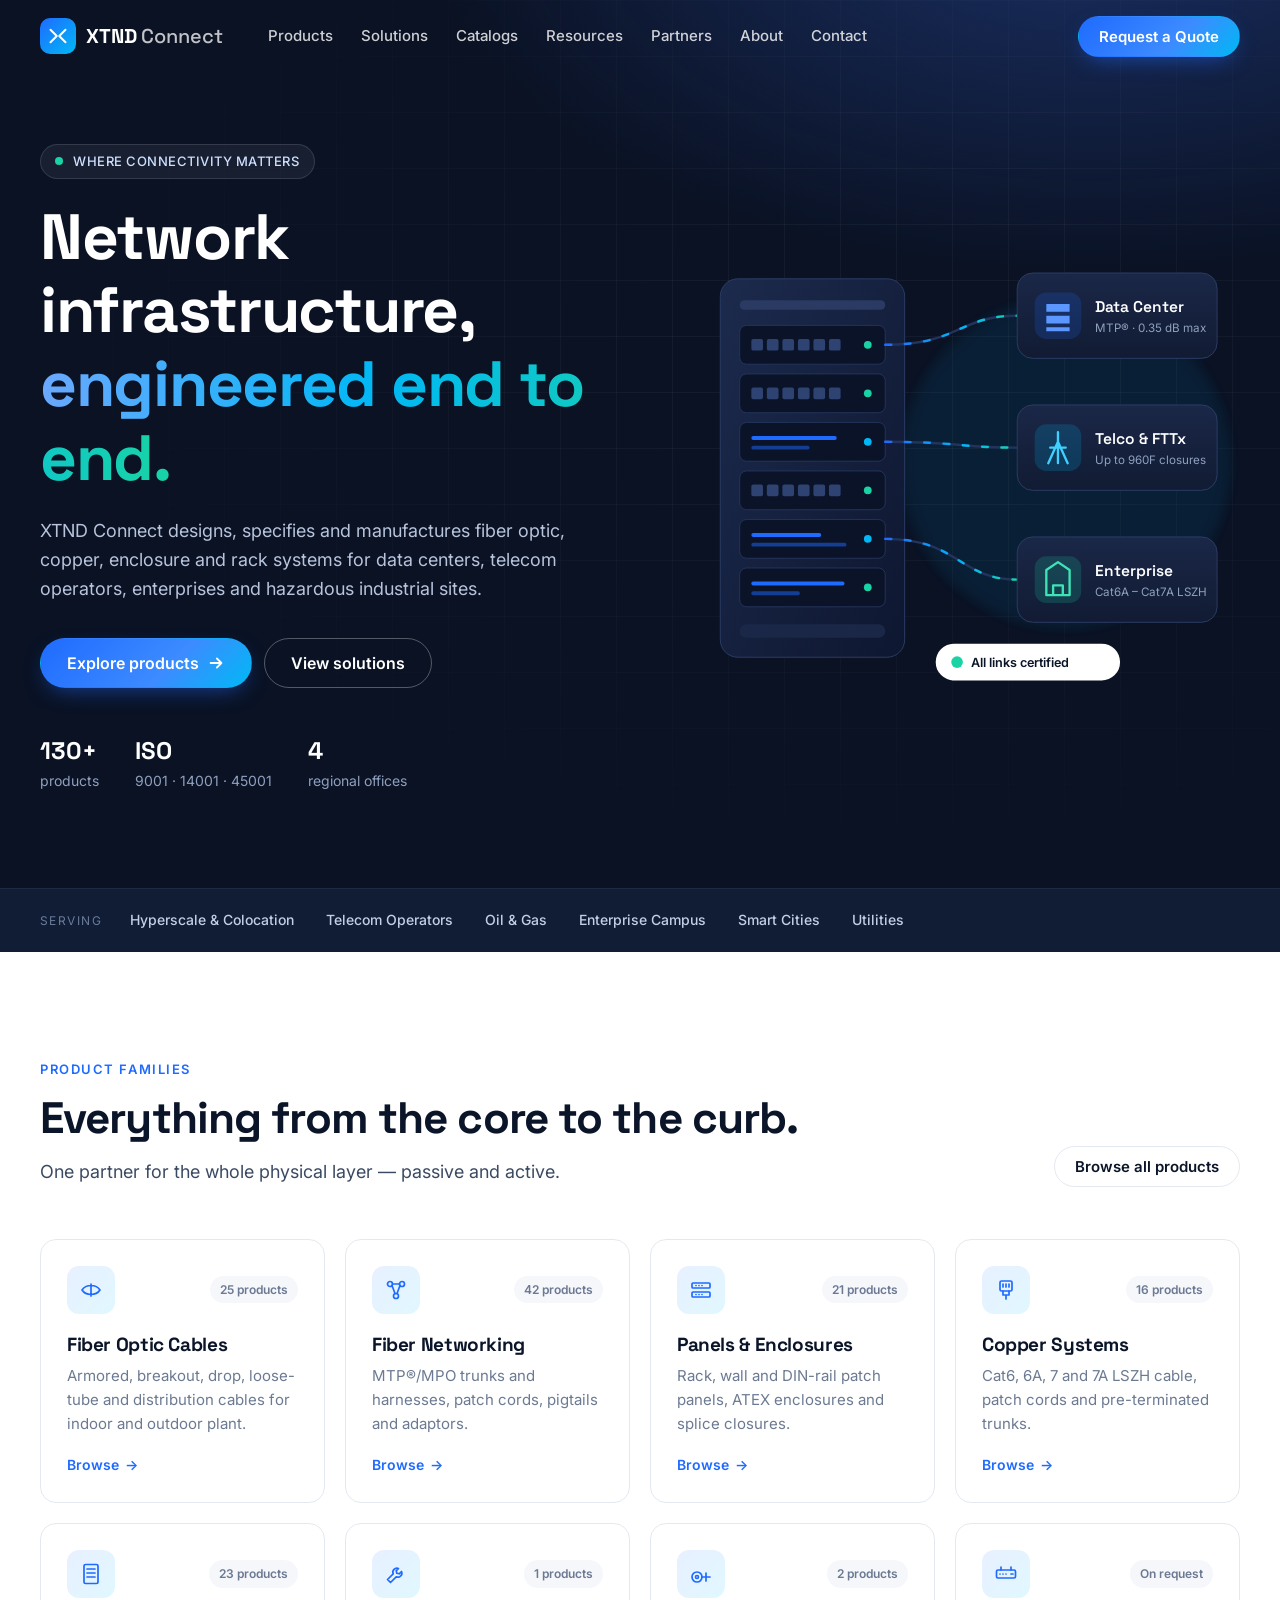
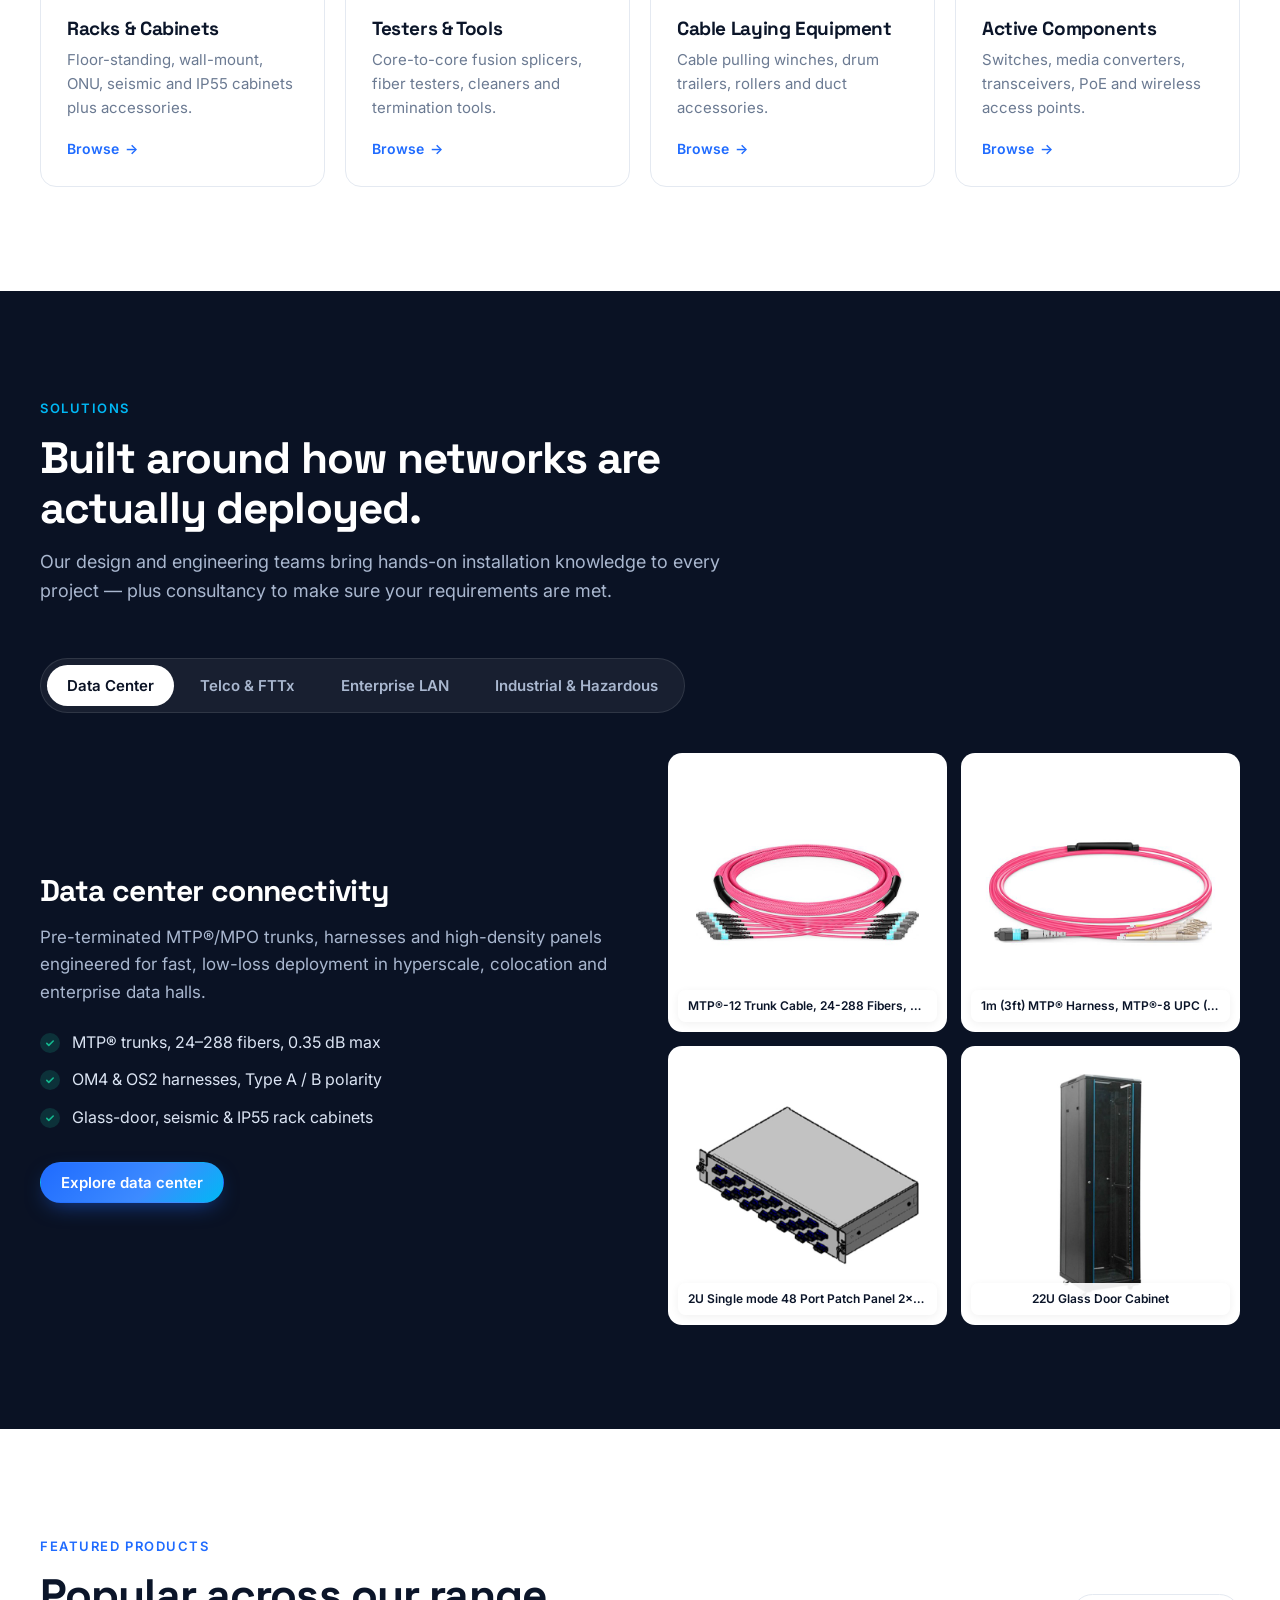
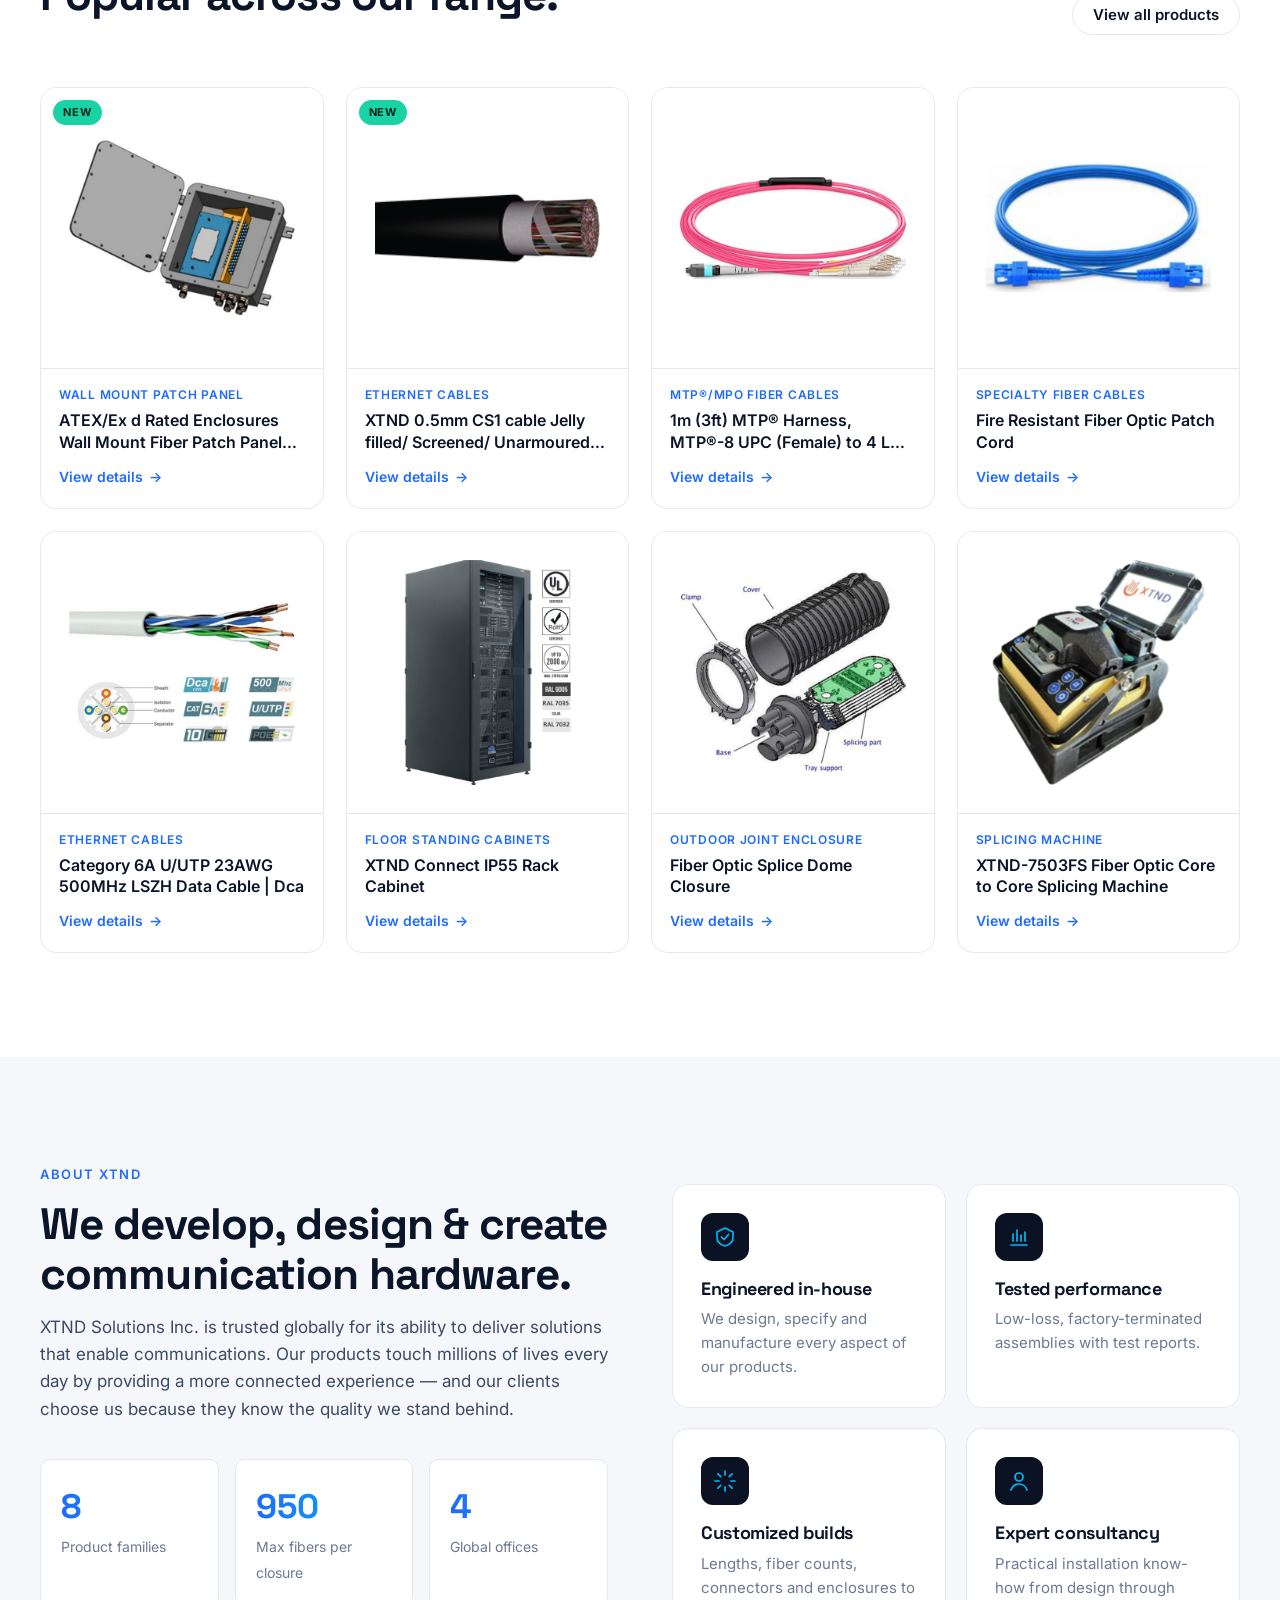
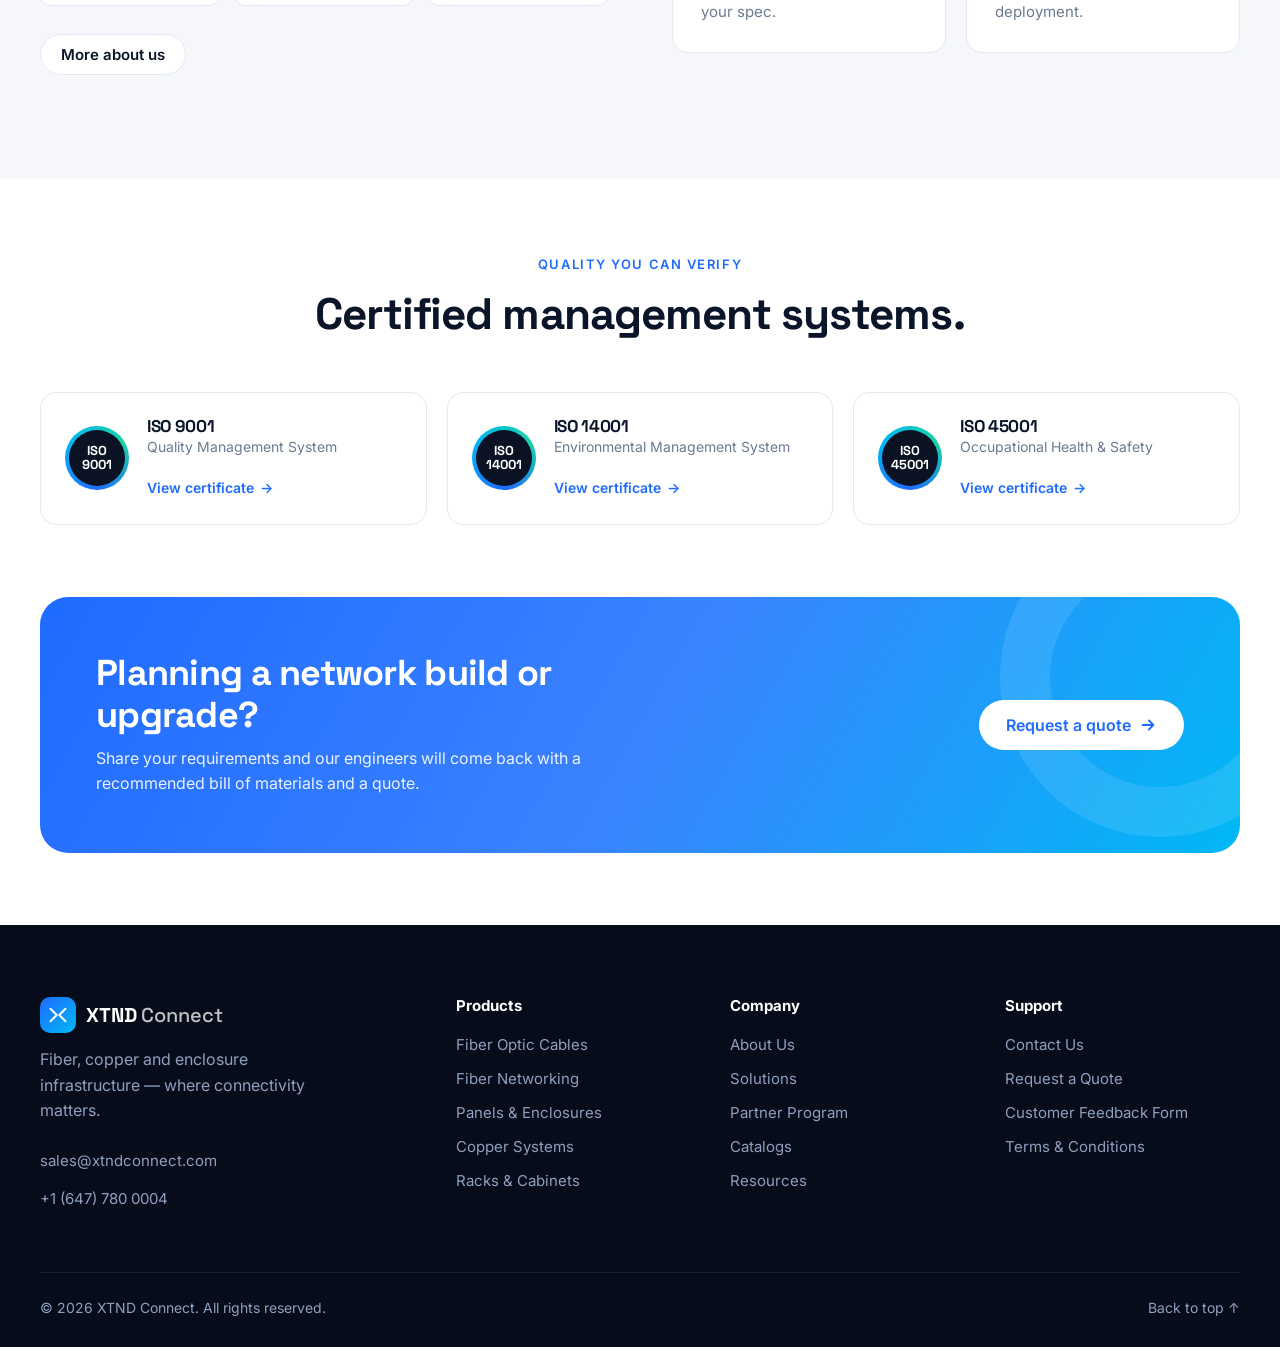
<file: index.html>
<!doctype html>
<html lang="en" class="no-js">
<head>
  <meta charset="utf-8" />
  <meta name="viewport" content="width=device-width, initial-scale=1" />
  <title>XTND Connect — Fiber & Copper Cabling Solutions</title>
  <meta name="description" content="XTND Connect designs and manufactures fiber optic, copper, enclosure and rack infrastructure for data centers, FTTx, enterprise and industrial networks." />
  <meta name="theme-color" content="#0a1224" />
  <link rel="icon" href="assets/img/favicon.svg" type="image/svg+xml" />
  <link rel="preconnect" href="https://fonts.googleapis.com" />
  <link rel="preconnect" href="https://fonts.gstatic.com" crossorigin />
  <link href="https://fonts.googleapis.com/css2?family=Inter:wght@400;500;600;700&family=Space+Grotesk:wght@500;600;700&display=swap" rel="stylesheet" />
  <link rel="stylesheet" href="assets/css/styles.css" />
</head>
<body>
  <main id="main">
    <!-- HERO -->
    <section class="hero on-dark">
      <div class="hero-grid-bg" aria-hidden="true"></div>
      <div class="container hero-inner">
        <div class="hero-copy intro">
          <span class="eyebrow"><span class="dot"></span> Where connectivity matters</span>
          <h1>Network infrastructure, <span class="grad">engineered end to end.</span></h1>
          <p class="lead">XTND Connect designs, specifies and manufactures fiber optic, copper, enclosure and rack systems for data centers, telecom operators, enterprises and hazardous industrial sites.</p>
          <div class="hero-actions">
            <a class="btn btn-primary btn-lg" href="products.html">Explore products <svg class="arrow" viewBox="0 0 20 20" aria-hidden="true"><path d="M4 10h12m-5-5 5 5-5 5" fill="none" stroke="currentColor" stroke-width="2" stroke-linecap="round" stroke-linejoin="round"/></svg></a>
            <a class="btn btn-outline btn-lg" href="solutions.html">View solutions</a>
          </div>
          <ul class="hero-proof">
            <li><strong id="proof-products">130+</strong> products</li>
            <li><strong>ISO</strong> 9001 · 14001 · 45001</li>
            <li><strong>4</strong> regional offices</li>
          </ul>
        </div>

        <div class="hero-art intro" style="--d:.15s" aria-hidden="true">
          <svg viewBox="0 0 560 470" fill="none">
            <defs>
              <linearGradient id="g-fiber" x1="0" x2="1"><stop offset="0" stop-color="#1f6bff"/><stop offset=".6" stop-color="#00b8f5"/><stop offset="1" stop-color="#19d3a5"/></linearGradient>
              <linearGradient id="g-card" x1="0" y1="0" x2="0" y2="1"><stop offset="0" stop-color="#1a2747"/><stop offset="1" stop-color="#111b33"/></linearGradient>
              <linearGradient id="g-rack" x1="0" y1="0" x2="1" y2="1"><stop offset="0" stop-color="#1c2a4d"/><stop offset="1" stop-color="#0e1730"/></linearGradient>
              <filter id="glow" x="-50%" y="-50%" width="200%" height="200%"><feGaussianBlur stdDeviation="6"/></filter>
            </defs>
            <!-- glow -->
            <circle cx="380" cy="230" r="170" fill="#00b8f5" opacity=".08" filter="url(#glow)"/>
            <!-- rack -->
            <rect x="24" y="40" width="190" height="390" rx="18" fill="url(#g-rack)" stroke="#2c3d66"/>
            <rect x="44" y="62" width="150" height="10" rx="5" fill="#2a3a63"/>
            <g>
              <rect x="44" y="88" width="150" height="40" rx="7" fill="#0b1328" stroke="#24345a"/>
              <rect x="44" y="138" width="150" height="40" rx="7" fill="#0b1328" stroke="#24345a"/>
              <rect x="44" y="188" width="150" height="40" rx="7" fill="#0b1328" stroke="#24345a"/>
              <rect x="44" y="238" width="150" height="40" rx="7" fill="#0b1328" stroke="#24345a"/>
              <rect x="44" y="288" width="150" height="40" rx="7" fill="#0b1328" stroke="#24345a"/>
              <rect x="44" y="338" width="150" height="40" rx="7" fill="#0b1328" stroke="#24345a"/>
            </g>
            <g fill="#2f4372">
              <rect x="56" y="102" width="12" height="12" rx="2"/><rect x="72" y="102" width="12" height="12" rx="2"/><rect x="88" y="102" width="12" height="12" rx="2"/><rect x="104" y="102" width="12" height="12" rx="2"/><rect x="120" y="102" width="12" height="12" rx="2"/><rect x="136" y="102" width="12" height="12" rx="2"/>
              <rect x="56" y="152" width="12" height="12" rx="2"/><rect x="72" y="152" width="12" height="12" rx="2"/><rect x="88" y="152" width="12" height="12" rx="2"/><rect x="104" y="152" width="12" height="12" rx="2"/><rect x="120" y="152" width="12" height="12" rx="2"/><rect x="136" y="152" width="12" height="12" rx="2"/>
              <rect x="56" y="252" width="12" height="12" rx="2"/><rect x="72" y="252" width="12" height="12" rx="2"/><rect x="88" y="252" width="12" height="12" rx="2"/><rect x="104" y="252" width="12" height="12" rx="2"/><rect x="120" y="252" width="12" height="12" rx="2"/><rect x="136" y="252" width="12" height="12" rx="2"/>
            </g>
            <g fill="#1f6bff"><rect x="56" y="202" width="88" height="4" rx="2"/><rect x="56" y="212" width="60" height="4" rx="2" opacity=".5"/><rect x="56" y="302" width="72" height="4" rx="2"/><rect x="56" y="312" width="98" height="4" rx="2" opacity=".5"/><rect x="56" y="352" width="96" height="4" rx="2"/><rect x="56" y="362" width="50" height="4" rx="2" opacity=".5"/></g>
            <g>
              <circle class="led" cx="176" cy="108" r="4" fill="#19d3a5"/><circle class="led" cx="176" cy="158" r="4" fill="#19d3a5"/><circle class="led" cx="176" cy="208" r="4" fill="#00b8f5"/>
              <circle class="led" cx="176" cy="258" r="4" fill="#19d3a5"/><circle class="led" cx="176" cy="308" r="4" fill="#00b8f5"/><circle class="led" cx="176" cy="358" r="4" fill="#19d3a5"/>
            </g>
            <rect x="44" y="396" width="150" height="14" rx="7" fill="#1a2747"/>

            <!-- fibers -->
            <g stroke-width="2.5" stroke-linecap="round">
              <path d="M194 108 C 270 108, 270 78, 330 78" stroke="#22345e"/>
              <path d="M194 208 C 270 208, 270 214, 330 214" stroke="#22345e"/>
              <path d="M194 308 C 270 308, 270 350, 330 350" stroke="#22345e"/>
              <path class="flow" d="M194 108 C 270 108, 270 78, 330 78" stroke="url(#g-fiber)"/>
              <path class="flow" d="M194 208 C 270 208, 270 214, 330 214" stroke="url(#g-fiber)" style="animation-delay:-.5s"/>
              <path class="flow" d="M194 308 C 270 308, 270 350, 330 350" stroke="url(#g-fiber)" style="animation-delay:-1s"/>
            </g>

            <!-- endpoint cards -->
            <g>
              <rect x="330" y="34" width="206" height="88" rx="16" fill="url(#g-card)" stroke="#2c3d66"/>
              <rect x="348" y="54" width="48" height="48" rx="12" fill="#1f6bff" opacity=".18"/>
              <path d="M360 66h24v8h-24zM360 78h24v8h-24zM360 90h24v4h-24z" fill="#5c97ff"/>
              <text x="410" y="74" fill="#fff" font-family="Space Grotesk, sans-serif" font-size="16" font-weight="600">Data Center</text>
              <text x="410" y="95" fill="#8fa0bf" font-family="Inter, sans-serif" font-size="12">MTP® · 0.35 dB max</text>
            </g>
            <g>
              <rect x="330" y="170" width="206" height="88" rx="16" fill="url(#g-card)" stroke="#2c3d66"/>
              <rect x="348" y="190" width="48" height="48" rx="12" fill="#00b8f5" opacity=".18"/>
              <path d="M372 198v32M362 230l10-22 10 22M364 214h16" stroke="#3fd0ff" stroke-width="2.4" stroke-linecap="round" stroke-linejoin="round"/>
              <text x="410" y="210" fill="#fff" font-family="Space Grotesk, sans-serif" font-size="16" font-weight="600">Telco &amp; FTTx</text>
              <text x="410" y="231" fill="#8fa0bf" font-family="Inter, sans-serif" font-size="12">Up to 960F closures</text>
            </g>
            <g>
              <rect x="330" y="306" width="206" height="88" rx="16" fill="url(#g-card)" stroke="#2c3d66"/>
              <rect x="348" y="326" width="48" height="48" rx="12" fill="#19d3a5" opacity=".18"/>
              <path d="M360 366v-26l12-8 12 8v26zM367 366v-10h10v10" stroke="#3fe3b8" stroke-width="2.4" stroke-linejoin="round"/>
              <text x="410" y="346" fill="#fff" font-family="Space Grotesk, sans-serif" font-size="16" font-weight="600">Enterprise</text>
              <text x="410" y="367" fill="#8fa0bf" font-family="Inter, sans-serif" font-size="12">Cat6A – Cat7A LSZH</text>
            </g>
            <!-- status pill -->
            <g>
              <rect x="246" y="416" width="190" height="38" rx="19" fill="#fff"/>
              <circle cx="268" cy="435" r="6" fill="#19d3a5"/>
              <text x="282" y="440" fill="#0b1529" font-family="Inter, sans-serif" font-size="13" font-weight="600">All links certified</text>
            </g>
          </svg>
        </div>
      </div>
    </section>

    <section class="strip" aria-label="Markets served">
      <div class="container strip-inner">
        <span>Serving</span>
        <ul><li>Hyperscale &amp; Colocation</li><li>Telecom Operators</li><li>Oil &amp; Gas</li><li>Enterprise Campus</li><li>Smart Cities</li><li>Utilities</li></ul>
      </div>
    </section>

    <!-- CATEGORIES -->
    <section class="section">
      <div class="container">
        <div class="section-head row reveal">
          <div>
            <span class="kicker">Product families</span>
            <h2>Everything from the core to the curb.</h2>
            <p>One partner for the whole physical layer — passive and active.</p>
          </div>
          <a class="btn btn-outline" href="products.html">Browse all products</a>
        </div>
        <div class="cat-grid" id="cat-grid"></div>
      </div>
    </section>

    <!-- SOLUTIONS -->
    <section class="section section-dark on-dark">
      <div class="container">
        <div class="section-head reveal">
          <span class="kicker">Solutions</span>
          <h2>Built around how networks are actually deployed.</h2>
          <p>Our design and engineering teams bring hands-on installation knowledge to every project — plus consultancy to make sure your requirements are met.</p>
        </div>
        <div class="sol-tabs reveal" role="tablist" aria-label="Solutions">
          <button role="tab" aria-selected="true" aria-controls="sol-dc" id="tab-dc">Data Center</button>
          <button role="tab" aria-selected="false" aria-controls="sol-ftth" id="tab-ftth" tabindex="-1">Telco &amp; FTTx</button>
          <button role="tab" aria-selected="false" aria-controls="sol-ent" id="tab-ent" tabindex="-1">Enterprise LAN</button>
          <button role="tab" aria-selected="false" aria-controls="sol-ind" id="tab-ind" tabindex="-1">Industrial &amp; Hazardous</button>
        </div>
        <div>
          <article class="sol-panel" role="tabpanel" id="sol-dc" aria-labelledby="tab-dc">
            <div class="sol-text">
              <h3>Data center connectivity</h3>
              <p>Pre-terminated MTP®/MPO trunks, harnesses and high-density panels engineered for fast, low-loss deployment in hyperscale, colocation and enterprise data halls.</p>
              <ul class="checks"><li>MTP® trunks, 24–288 fibers, 0.35 dB max</li><li>OM4 &amp; OS2 harnesses, Type A / B polarity</li><li>Glass-door, seismic &amp; IP55 rack cabinets</li></ul>
              <a class="btn btn-primary" href="solutions.html#data-center">Explore data center</a>
            </div>
            <div class="tiles" data-tiles="4369,4468,4567,3707"></div>
          </article>
          <article class="sol-panel" role="tabpanel" id="sol-ftth" aria-labelledby="tab-ftth" hidden>
            <div class="sol-text">
              <h3>Telco &amp; FTTx networks</h3>
              <p>Hardware that simplifies the design and roll-out of access networks — from central office to the subscriber's home.</p>
              <ul class="checks"><li>Armored, loose-tube &amp; flat drop cables</li><li>Dome &amp; inline closures up to 960 fibers</li><li>ONU cabinets, pulling winches &amp; drum trailers</li></ul>
              <a class="btn btn-primary" href="solutions.html#telco-ftth">Explore Telco &amp; FTTx</a>
            </div>
            <div class="tiles" data-tiles="3875,3455,3757,3620"></div>
          </article>
          <article class="sol-panel" role="tabpanel" id="sol-ent" aria-labelledby="tab-ent" hidden>
            <div class="sol-text">
              <h3>Enterprise structured cabling</h3>
              <p>End-to-end copper and fiber cabling for offices, campuses and industrial facilities — designed for simple installation and long service life.</p>
              <ul class="checks"><li>Cat6 / 6A / 7 / 7A LSZH data cables</li><li>Shielded &amp; unshielded patch cords</li><li>Pre-terminated copper trunks</li></ul>
              <a class="btn btn-primary" href="solutions.html#enterprise">Explore enterprise</a>
            </div>
            <div class="tiles" data-tiles="4117,4213,4219,3594"></div>
          </article>
          <article class="sol-panel" role="tabpanel" id="sol-ind" aria-labelledby="tab-ind" hidden>
            <div class="sol-text">
              <h3>Industrial &amp; hazardous areas</h3>
              <p>Rugged connectivity for oil &amp; gas, utilities and process plants, including ATEX / Ex d certified enclosures for Zone 1 and Zone 2.</p>
              <ul class="checks"><li>ATEX wall-mount panels, 12–144 fibers</li><li>Industrial armored &amp; fire-resistant patch cords</li><li>DIN-rail terminal boxes for control cabinets</li></ul>
              <a class="btn btn-primary" href="solutions.html#industrial">Explore industrial</a>
            </div>
            <div class="tiles" data-tiles="4622,3589,3905,4552"></div>
          </article>
        </div>
      </div>
    </section>

    <!-- FEATURED -->
    <section class="section">
      <div class="container">
        <div class="section-head row reveal">
          <div>
            <span class="kicker">Featured products</span>
            <h2>Popular across our range.</h2>
          </div>
          <a class="btn btn-outline" href="products.html">View all products</a>
        </div>
        <div class="prod-grid" id="featured"></div>
      </div>
    </section>

    <!-- ABOUT -->
    <section class="section section-alt">
      <div class="container split">
        <div class="reveal">
          <span class="kicker">About XTND</span>
          <h2 class="h2">We develop, design &amp; create communication hardware.</h2>
          <div class="prose"><p>XTND Solutions Inc. is trusted globally for its ability to deliver solutions that enable communications. Our products touch millions of lives every day by providing a more connected experience — and our clients choose us because they know the quality we stand behind.</p></div>
          <div class="stats">
            <div><strong data-count="8">0</strong><span>Product families</span></div>
            <div><strong data-count="960">0</strong><span>Max fibers per closure</span></div>
            <div><strong data-count="4">0</strong><span>Global offices</span></div>
          </div>
          <a class="btn btn-outline" href="about.html" style="margin-top:28px">More about us</a>
        </div>
        <div class="why-grid two">
          <div class="why reveal"><div class="ico dark" data-icon="shield"></div><h3>Engineered in-house</h3><p>We design, specify and manufacture every aspect of our products.</p></div>
          <div class="why reveal" style="--d:.05s"><div class="ico dark" data-icon="chart"></div><h3>Tested performance</h3><p>Low-loss, factory-terminated assemblies with test reports.</p></div>
          <div class="why reveal" style="--d:.1s"><div class="ico dark" data-icon="spark"></div><h3>Customized builds</h3><p>Lengths, fiber counts, connectors and enclosures to your spec.</p></div>
          <div class="why reveal" style="--d:.15s"><div class="ico dark" data-icon="user"></div><h3>Expert consultancy</h3><p>Practical installation know-how from design through deployment.</p></div>
        </div>
      </div>
    </section>

    <!-- CERTIFICATIONS -->
    <section class="section-sm">
      <div class="container">
        <div class="section-head center reveal">
          <span class="kicker">Quality you can verify</span>
          <h2>Certified management systems.</h2>
        </div>
        <div class="certs" id="certs"></div>
      </div>
    </section>

    <!-- CTA -->
    <section class="section-sm" style="padding-top:0">
      <div class="container">
        <div class="cta reveal">
          <div>
            <h2>Planning a network build or upgrade?</h2>
            <p>Share your requirements and our engineers will come back with a recommended bill of materials and a quote.</p>
          </div>
          <a class="btn btn-lg" href="contact.html#quote">Request a quote <svg class="arrow" viewBox="0 0 20 20" aria-hidden="true"><path d="M4 10h12m-5-5 5 5-5 5" fill="none" stroke="currentColor" stroke-width="2" stroke-linecap="round" stroke-linejoin="round"/></svg></a>
        </div>
      </div>
    </section>
  </main>

  <script src="data/products.js"></script>
  <script src="assets/js/layout.js"></script>
  <script src="assets/js/pages.js"></script>
</body>
</html>
</file>
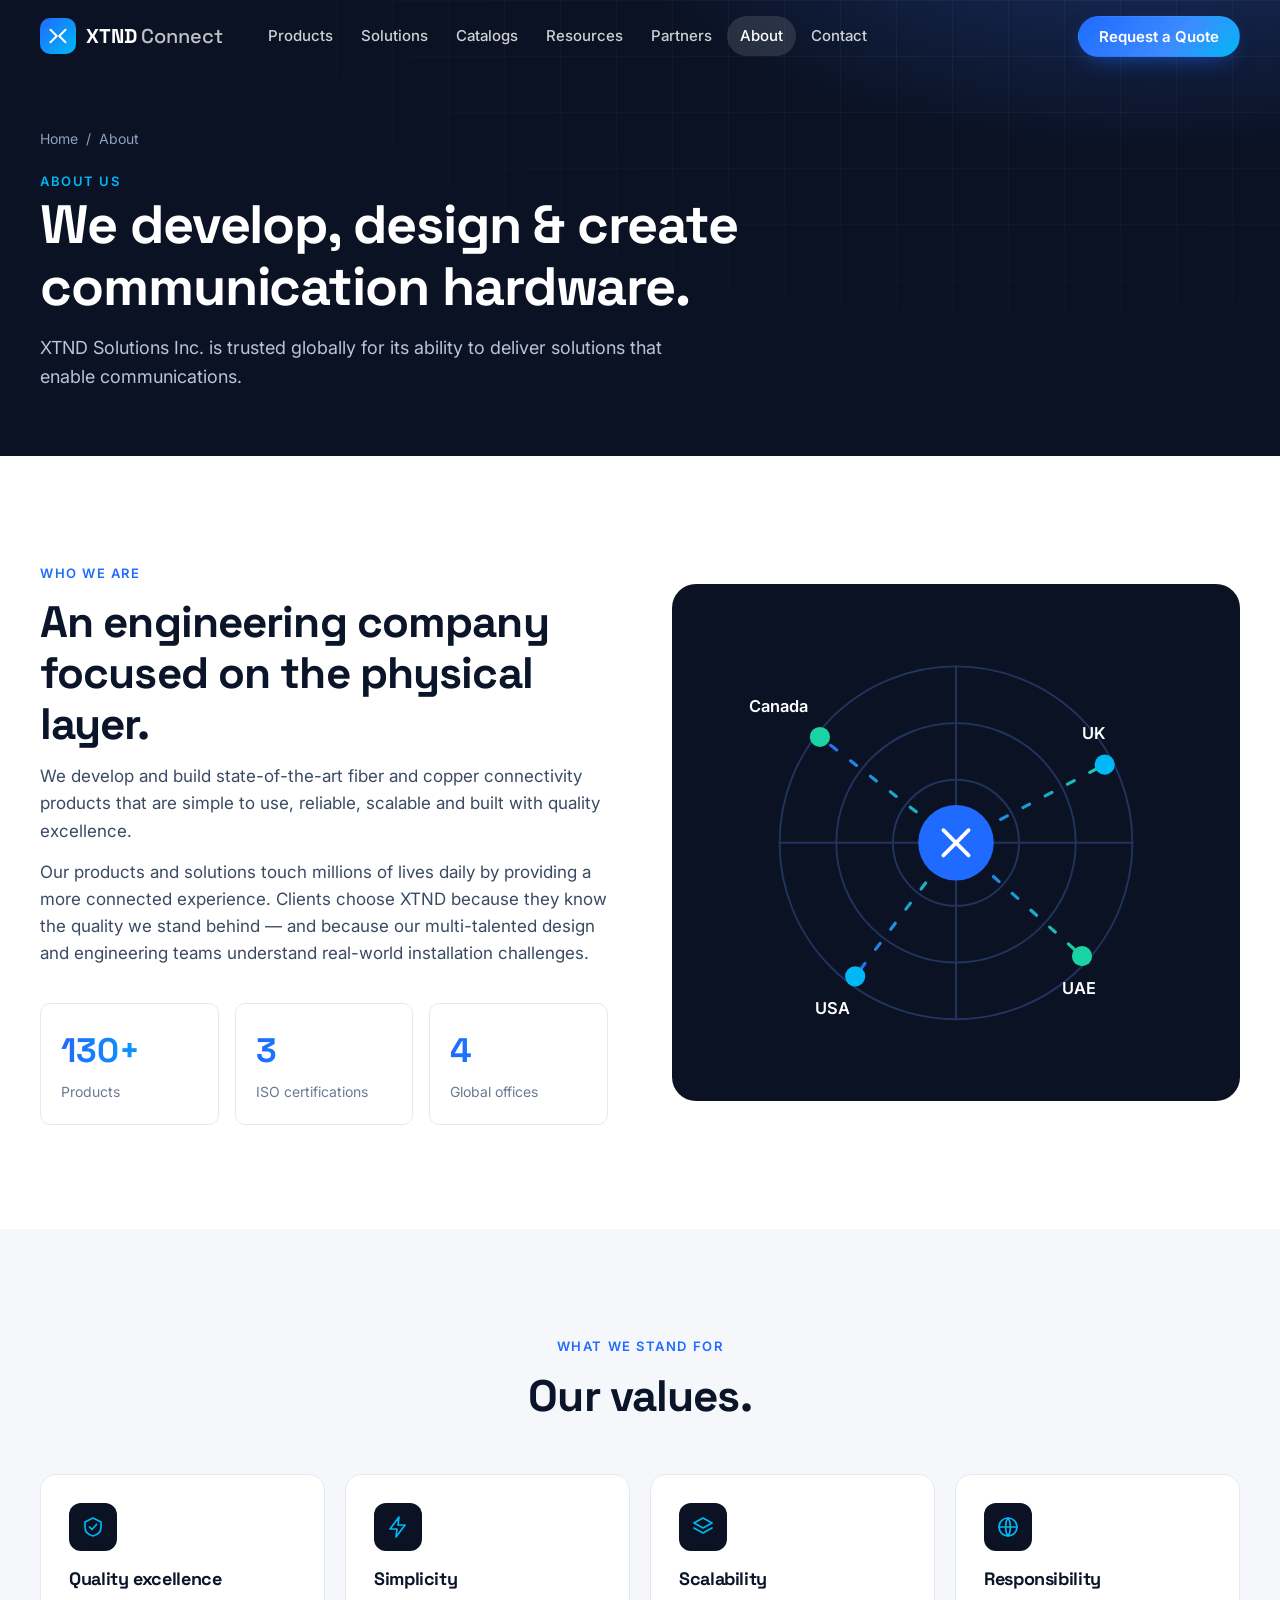
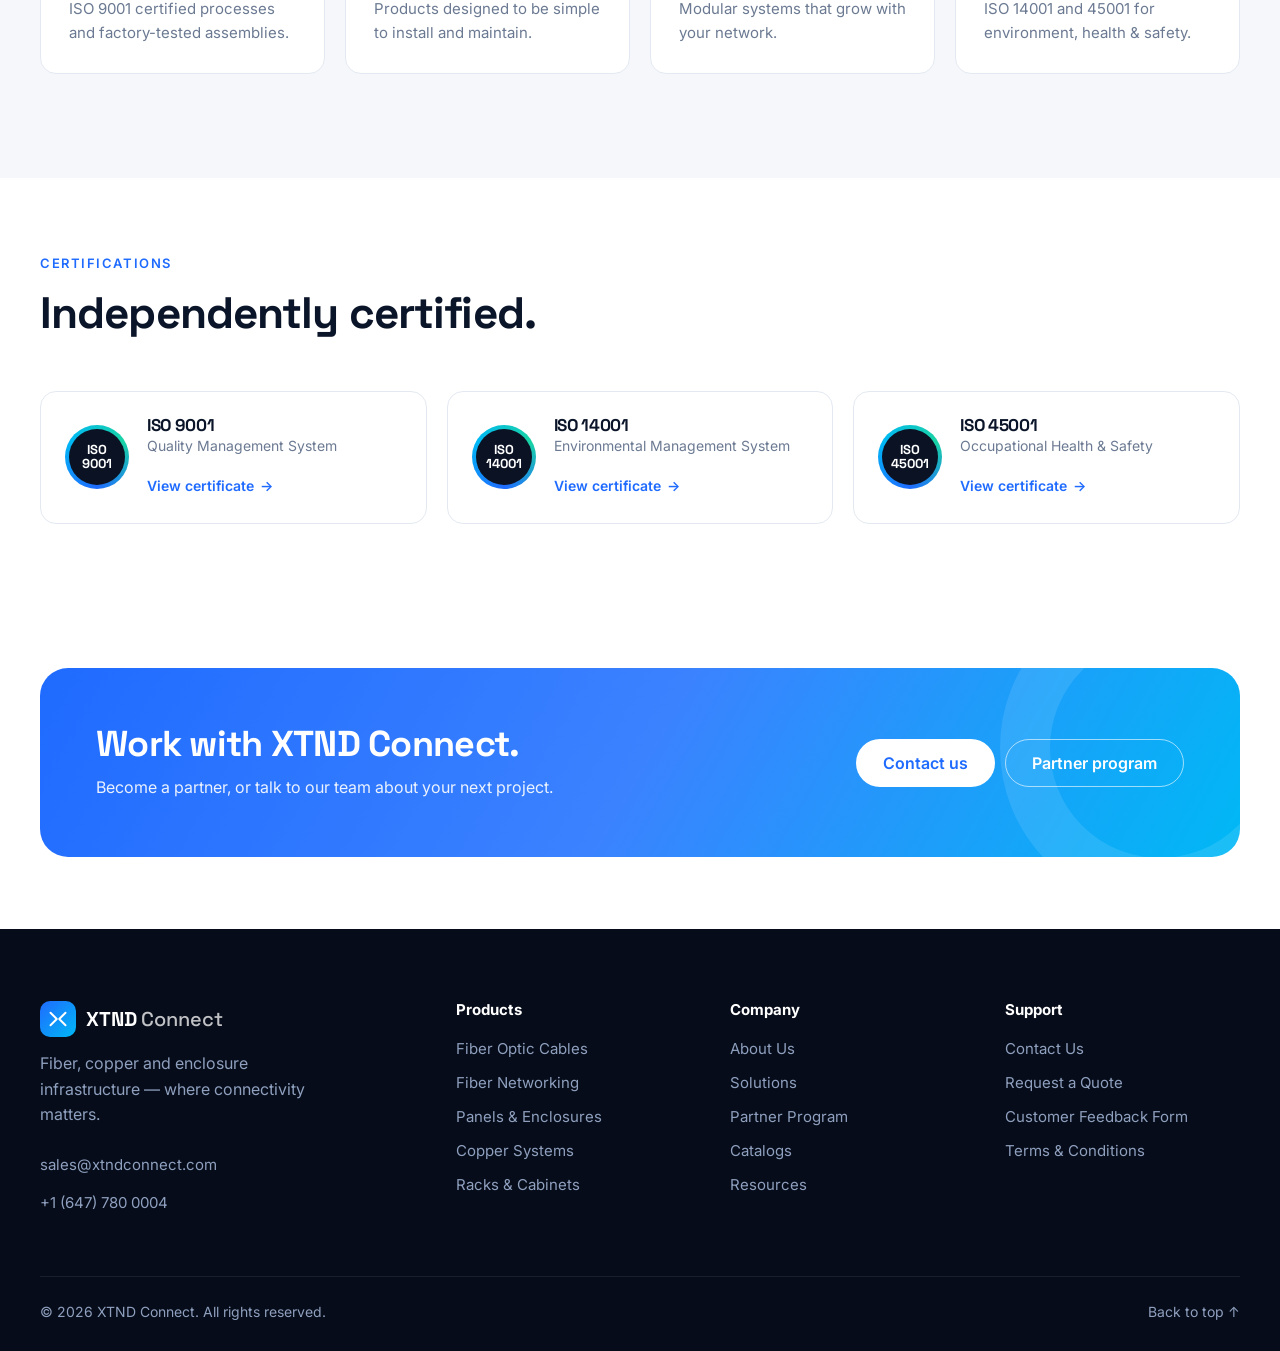
<file: about.html>
<!doctype html>
<html lang="en" class="no-js">
<head>
  <meta charset="utf-8" />
  <meta name="viewport" content="width=device-width, initial-scale=1" />
  <title>About Us — XTND Connect</title>
  <meta name="description" content="XTND Solutions Inc. develops, designs and creates communication hardware trusted by network builders worldwide." />
  <meta name="theme-color" content="#0a1224" />
  <link rel="icon" href="assets/img/favicon.svg" type="image/svg+xml" />
  <link rel="preconnect" href="https://fonts.googleapis.com" />
  <link rel="preconnect" href="https://fonts.gstatic.com" crossorigin />
  <link href="https://fonts.googleapis.com/css2?family=Inter:wght@400;500;600;700&family=Space+Grotesk:wght@500;600;700&display=swap" rel="stylesheet" />
  <link rel="stylesheet" href="assets/css/styles.css" />
</head>
<body>
  <main id="main">
    <section class="page-hero">
      <div class="hero-grid-bg" aria-hidden="true"></div>
      <div class="container">
        <nav class="crumbs" aria-label="Breadcrumb"><a href="index.html">Home</a><span>/</span><span>About</span></nav>
        <span class="kicker">About us</span>
        <h1>We develop, design &amp; create communication hardware.</h1>
        <p>XTND Solutions Inc. is trusted globally for its ability to deliver solutions that enable communications.</p>
      </div>
    </section>

    <section class="section">
      <div class="container split">
        <div class="reveal">
          <span class="kicker">Who we are</span>
          <h2 class="h2">An engineering company focused on the physical layer.</h2>
          <div class="prose">
            <p>We develop and build state-of-the-art fiber and copper connectivity products that are simple to use, reliable, scalable and built with quality excellence.</p>
            <p>Our products and solutions touch millions of lives daily by providing a more connected experience. Clients choose XTND because they know the quality we stand behind — and because our multi-talented design and engineering teams understand real-world installation challenges.</p>
          </div>
          <div class="stats">
            <div><strong data-count="130" data-suffix="+">0</strong><span>Products</span></div>
            <div><strong data-count="3">0</strong><span>ISO certifications</span></div>
            <div><strong data-count="4">0</strong><span>Global offices</span></div>
          </div>
        </div>
        <div class="panel-art reveal" style="--d:.1s" aria-hidden="true">
          <svg viewBox="0 0 400 360" fill="none">
            <defs><linearGradient id="ag" x1="0" x2="1"><stop offset="0" stop-color="#1f6bff"/><stop offset="1" stop-color="#19d3a5"/></linearGradient></defs>
            <g stroke="#22345e" stroke-width="1.5">
              <circle cx="200" cy="180" r="140"/><circle cx="200" cy="180" r="95"/><circle cx="200" cy="180" r="50"/>
              <path d="M60 180h280M200 40v280"/>
            </g>
            <g stroke="url(#ag)" stroke-width="2.5" stroke-linecap="round">
              <path class="flow" d="M200 180L92 96"/><path class="flow" d="M200 180L318 118" style="animation-delay:-.4s"/>
              <path class="flow" d="M200 180L120 286" style="animation-delay:-.8s"/><path class="flow" d="M200 180L300 270" style="animation-delay:-1.2s"/>
            </g>
            <circle cx="200" cy="180" r="30" fill="#1f6bff"/><path d="M190 170l10 10-10 10M210 170l-10 10 10 10" stroke="#fff" stroke-width="3" stroke-linecap="round" stroke-linejoin="round"/>
            <g font-family="Inter, sans-serif" font-size="13" font-weight="600" fill="#fff">
              <circle cx="92" cy="96" r="8" fill="#19d3a5"/><text x="36" y="76">Canada</text>
              <circle cx="318" cy="118" r="8" fill="#00b8f5"/><text x="300" y="98">UK</text>
              <circle cx="120" cy="286" r="8" fill="#00b8f5"/><text x="88" y="316">USA</text>
              <circle cx="300" cy="270" r="8" fill="#19d3a5"/><text x="284" y="300">UAE</text>
            </g>
          </svg>
        </div>
      </div>
    </section>

    <section class="section section-alt">
      <div class="container">
        <div class="section-head center reveal">
          <span class="kicker">What we stand for</span>
          <h2>Our values.</h2>
        </div>
        <div class="why-grid">
          <div class="why reveal"><div class="ico dark" data-icon="shield"></div><h3>Quality excellence</h3><p>ISO 9001 certified processes and factory-tested assemblies.</p></div>
          <div class="why reveal" style="--d:.05s"><div class="ico dark" data-icon="bolt"></div><h3>Simplicity</h3><p>Products designed to be simple to install and maintain.</p></div>
          <div class="why reveal" style="--d:.1s"><div class="ico dark" data-icon="layers"></div><h3>Scalability</h3><p>Modular systems that grow with your network.</p></div>
          <div class="why reveal" style="--d:.15s"><div class="ico dark" data-icon="globe"></div><h3>Responsibility</h3><p>ISO 14001 and 45001 for environment, health &amp; safety.</p></div>
        </div>
      </div>
    </section>

    <section class="section-sm">
      <div class="container">
        <div class="section-head reveal">
          <span class="kicker">Certifications</span>
          <h2>Independently certified.</h2>
        </div>
        <div class="certs" id="certs"></div>
      </div>
    </section>

    <section class="section-sm">
      <div class="container">
        <div class="cta reveal">
          <div><h2>Work with XTND Connect.</h2><p>Become a partner, or talk to our team about your next project.</p></div>
          <div style="display:flex;gap:10px;flex-wrap:wrap;position:relative;z-index:1">
            <a class="btn btn-lg" href="contact.html">Contact us</a>
            <a class="btn btn-lg" href="partners.html" style="background:transparent;color:#fff;border-color:rgba(255,255,255,.6)">Partner program</a>
          </div>
        </div>
      </div>
    </section>
  </main>

  <script src="data/products.js"></script>
  <script src="assets/js/layout.js"></script>
  <script src="assets/js/pages.js"></script>
</body>
</html>
</file>
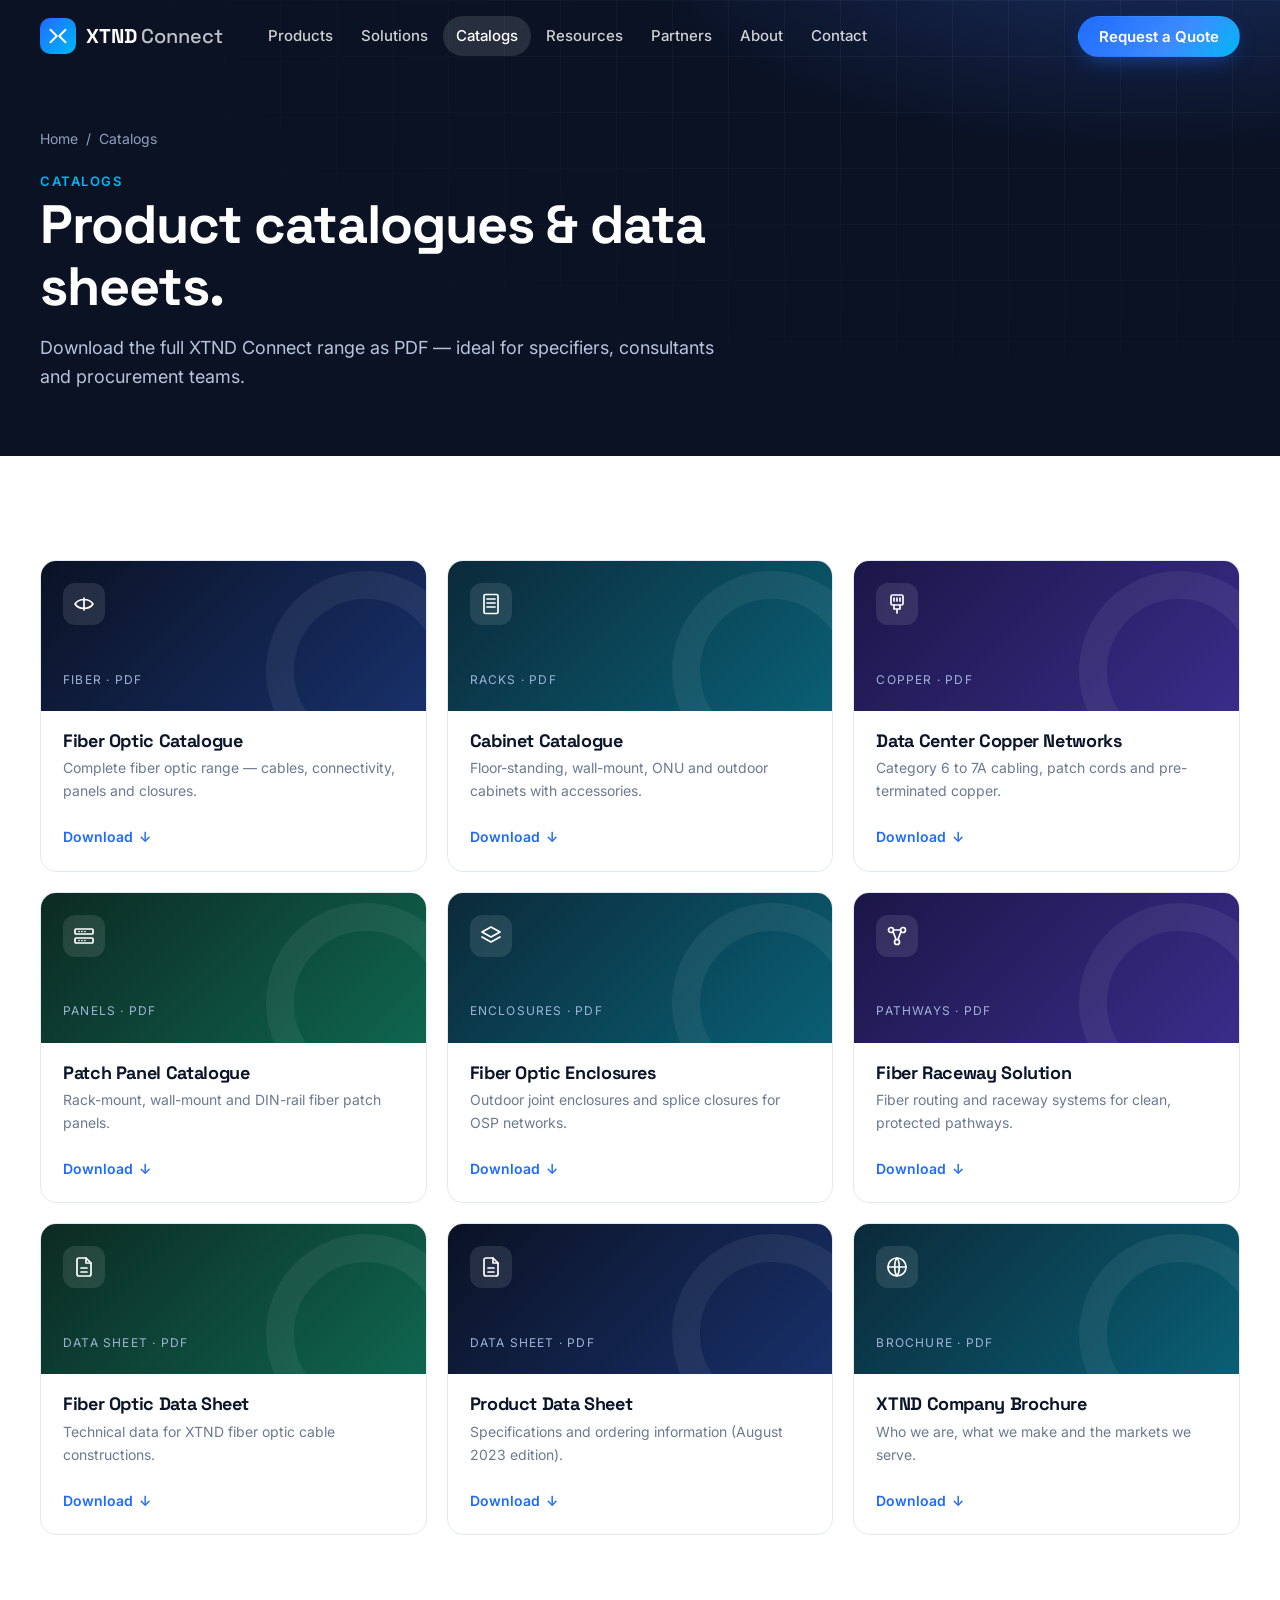
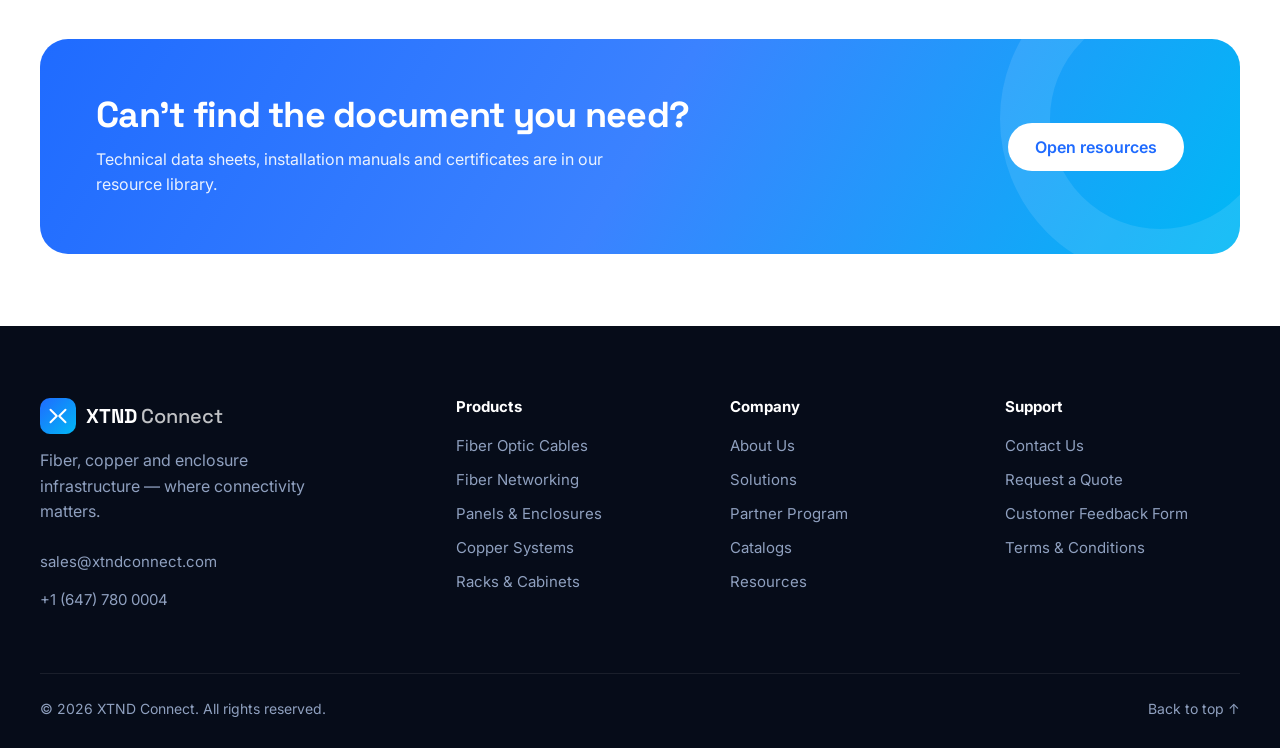
<file: catalogs.html>
<!doctype html>
<html lang="en" class="no-js">
<head>
  <meta charset="utf-8" />
  <meta name="viewport" content="width=device-width, initial-scale=1" />
  <title>Catalogs — XTND Connect</title>
  <meta name="description" content="Download XTND Connect product catalogues and data sheets for fiber optic, copper, patch panels, enclosures and cabinets." />
  <meta name="theme-color" content="#0a1224" />
  <link rel="icon" href="assets/img/favicon.svg" type="image/svg+xml" />
  <link rel="preconnect" href="https://fonts.googleapis.com" />
  <link rel="preconnect" href="https://fonts.gstatic.com" crossorigin />
  <link href="https://fonts.googleapis.com/css2?family=Inter:wght@400;500;600;700&family=Space+Grotesk:wght@500;600;700&display=swap" rel="stylesheet" />
  <link rel="stylesheet" href="assets/css/styles.css" />
</head>
<body>
  <main id="main">
    <section class="page-hero">
      <div class="hero-grid-bg" aria-hidden="true"></div>
      <div class="container">
        <nav class="crumbs" aria-label="Breadcrumb"><a href="index.html">Home</a><span>/</span><span>Catalogs</span></nav>
        <span class="kicker">Catalogs</span>
        <h1>Product catalogues &amp; data sheets.</h1>
        <p>Download the full XTND Connect range as PDF — ideal for specifiers, consultants and procurement teams.</p>
      </div>
    </section>

    <section class="section">
      <div class="container">
        <div class="dl-grid" id="dl-catalogs"></div>
      </div>
    </section>

    <section class="section-sm" style="padding-top:0">
      <div class="container">
        <div class="cta reveal">
          <div><h2>Can't find the document you need?</h2><p>Technical data sheets, installation manuals and certificates are in our resource library.</p></div>
          <a class="btn btn-lg" href="resources.html">Open resources</a>
        </div>
      </div>
    </section>
  </main>

  <script src="data/products.js"></script>
  <script src="assets/js/layout.js"></script>
  <script src="assets/js/pages.js"></script>
</body>
</html>
</file>
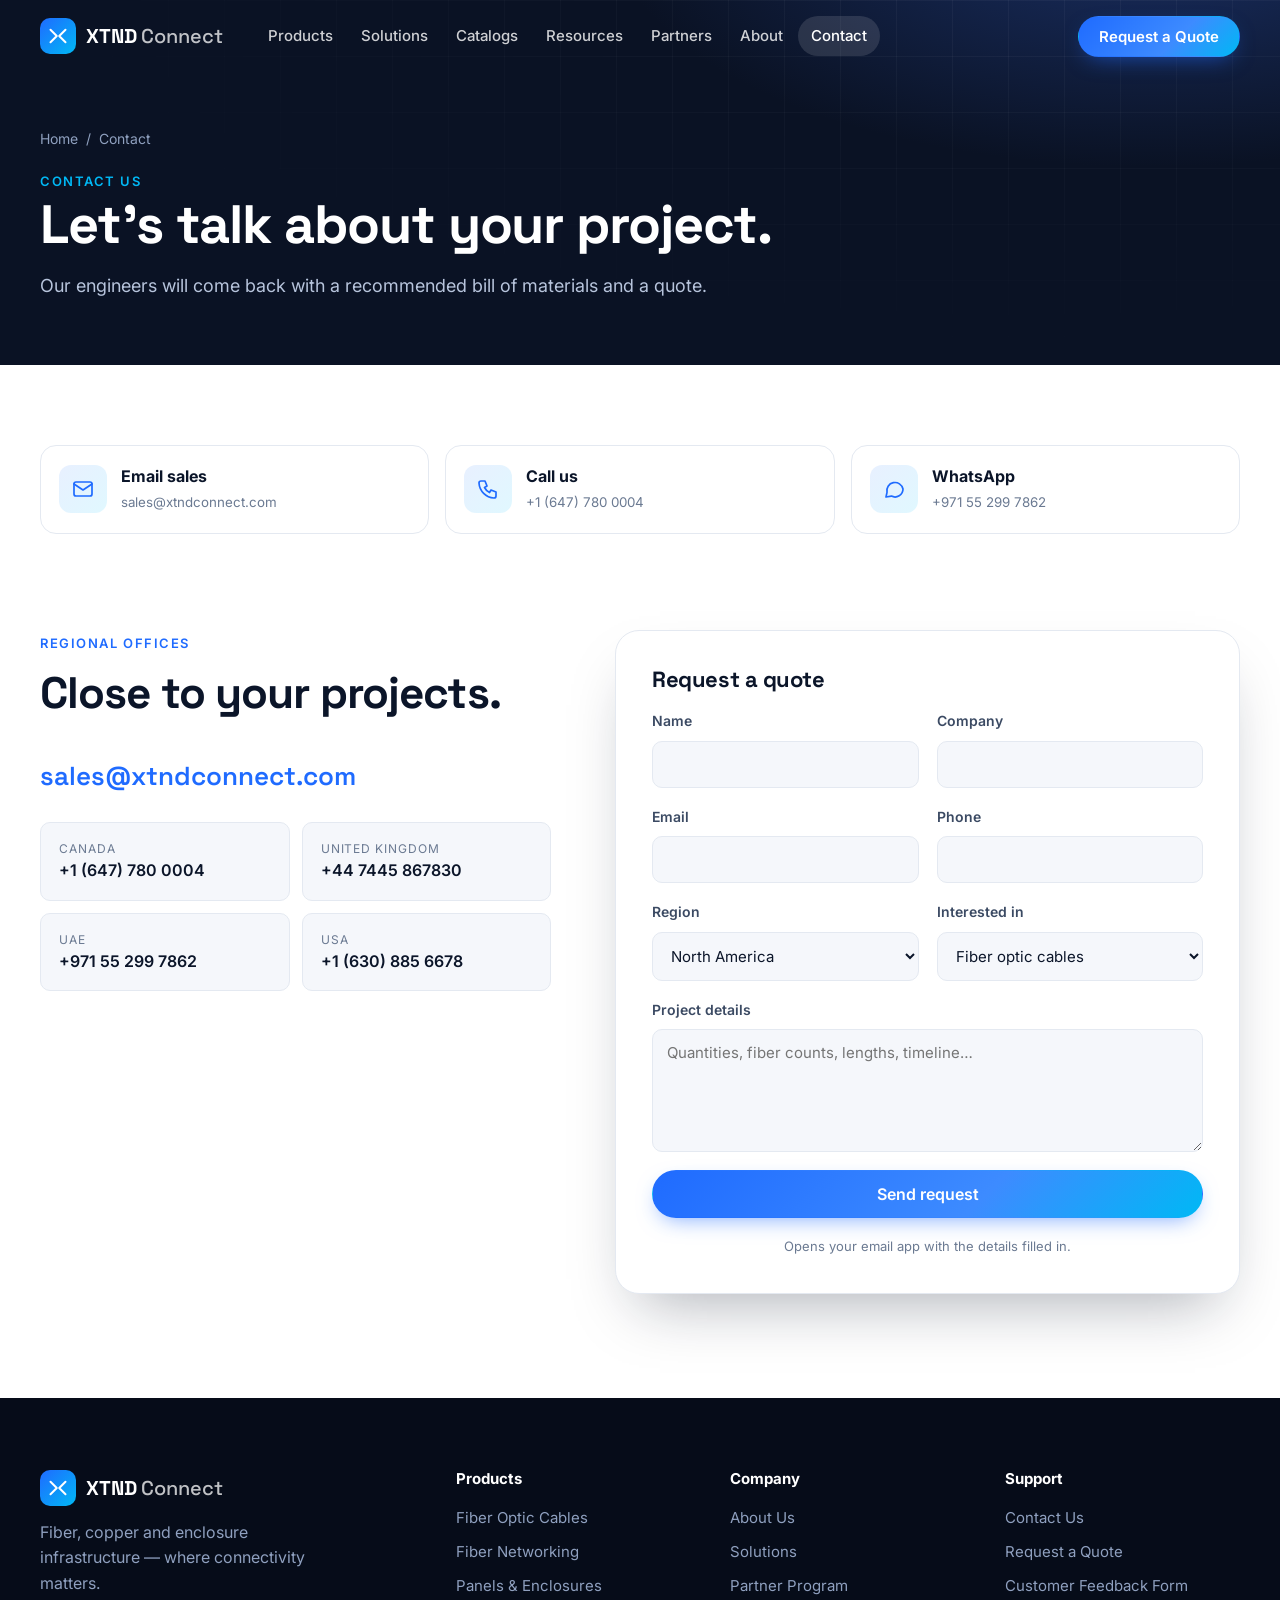
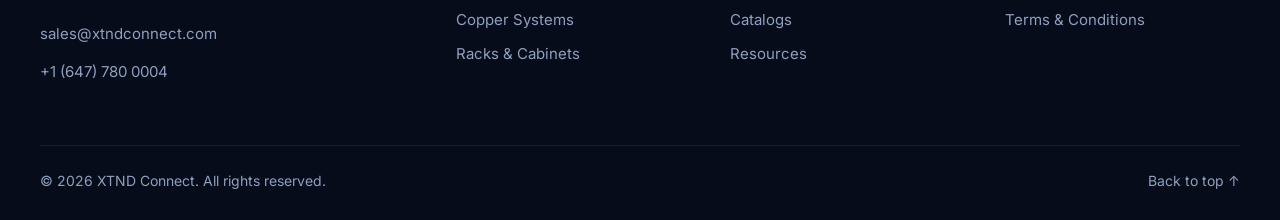
<file: contact.html>
<!doctype html>
<html lang="en" class="no-js">
<head>
  <meta charset="utf-8" />
  <meta name="viewport" content="width=device-width, initial-scale=1" />
  <title>Contact Us — XTND Connect</title>
  <meta name="description" content="Contact XTND Connect sales in Canada, the UK, the UAE and the USA, or request a quote online." />
  <meta name="theme-color" content="#0a1224" />
  <link rel="icon" href="assets/img/favicon.svg" type="image/svg+xml" />
  <link rel="preconnect" href="https://fonts.googleapis.com" />
  <link rel="preconnect" href="https://fonts.gstatic.com" crossorigin />
  <link href="https://fonts.googleapis.com/css2?family=Inter:wght@400;500;600;700&family=Space+Grotesk:wght@500;600;700&display=swap" rel="stylesheet" />
  <link rel="stylesheet" href="assets/css/styles.css" />
</head>
<body>
  <main id="main">
    <section class="page-hero">
      <div class="hero-grid-bg" aria-hidden="true"></div>
      <div class="container">
        <nav class="crumbs" aria-label="Breadcrumb"><a href="index.html">Home</a><span>/</span><span>Contact</span></nav>
        <span class="kicker">Contact us</span>
        <h1>Let's talk about your project.</h1>
        <p>Our engineers will come back with a recommended bill of materials and a quote.</p>
      </div>
    </section>

    <section class="section-sm">
      <div class="container">
        <div class="channels">
          <a class="channel reveal" href="mailto:sales@xtndconnect.com"><span class="ico" data-icon="mail"></span><span><strong>Email sales</strong><small>sales@xtndconnect.com</small></span></a>
          <a class="channel reveal" style="--d:.05s" href="tel:+16477800004"><span class="ico" data-icon="phone"></span><span><strong>Call us</strong><small>+1 (647) 780 0004</small></span></a>
          <a class="channel reveal" style="--d:.1s" href="https://wa.me/971552997862" target="_blank" rel="noopener"><span class="ico" data-icon="chat"></span><span><strong>WhatsApp</strong><small>+971 55 299 7862</small></span></a>
        </div>
      </div>
    </section>

    <section class="section" id="quote" style="padding-top:24px">
      <div class="container contact">
        <div class="reveal">
          <span class="kicker">Regional offices</span>
          <h2 class="h2">Close to your projects.</h2>
          <a class="mail" href="mailto:sales@xtndconnect.com">sales@xtndconnect.com</a>
          <ul class="offices" data-offices></ul>
        </div>
        <form class="form reveal" style="--d:.1s" data-mailto data-subject="Quote request" novalidate>
          <h3 style="font-size:22px">Request a quote</h3>
          <div class="field-row">
            <label>Name<input name="name" required autocomplete="name" /></label>
            <label>Company<input name="company" autocomplete="organization" /></label>
          </div>
          <div class="field-row">
            <label>Email<input type="email" name="email" required autocomplete="email" /></label>
            <label>Phone<input type="tel" name="phone" autocomplete="tel" /></label>
          </div>
          <div class="field-row">
            <label>Region
              <select name="region"><option>North America</option><option>United Kingdom / Europe</option><option>Middle East</option><option>Other</option></select>
            </label>
            <label>Interested in
              <select name="interest">
                <option>Fiber optic cables</option><option>Fiber networking / MTP®</option><option>Panels &amp; enclosures</option>
                <option>Copper systems</option><option>Racks &amp; cabinets</option><option>Testers, tools &amp; laying equipment</option>
                <option>Active components</option><option>Custom solution</option>
              </select>
            </label>
          </div>
          <label>Project details<textarea name="message" rows="5" required placeholder="Quantities, fiber counts, lengths, timeline…"></textarea></label>
          <button class="btn btn-primary btn-lg btn-block" type="submit">Send request</button>
          <p class="form-note" role="status" aria-live="polite">Opens your email app with the details filled in.</p>
        </form>
      </div>
    </section>
  </main>

  <script src="data/products.js"></script>
  <script src="assets/js/layout.js"></script>
  <script src="assets/js/pages.js"></script>
</body>
</html>
</file>
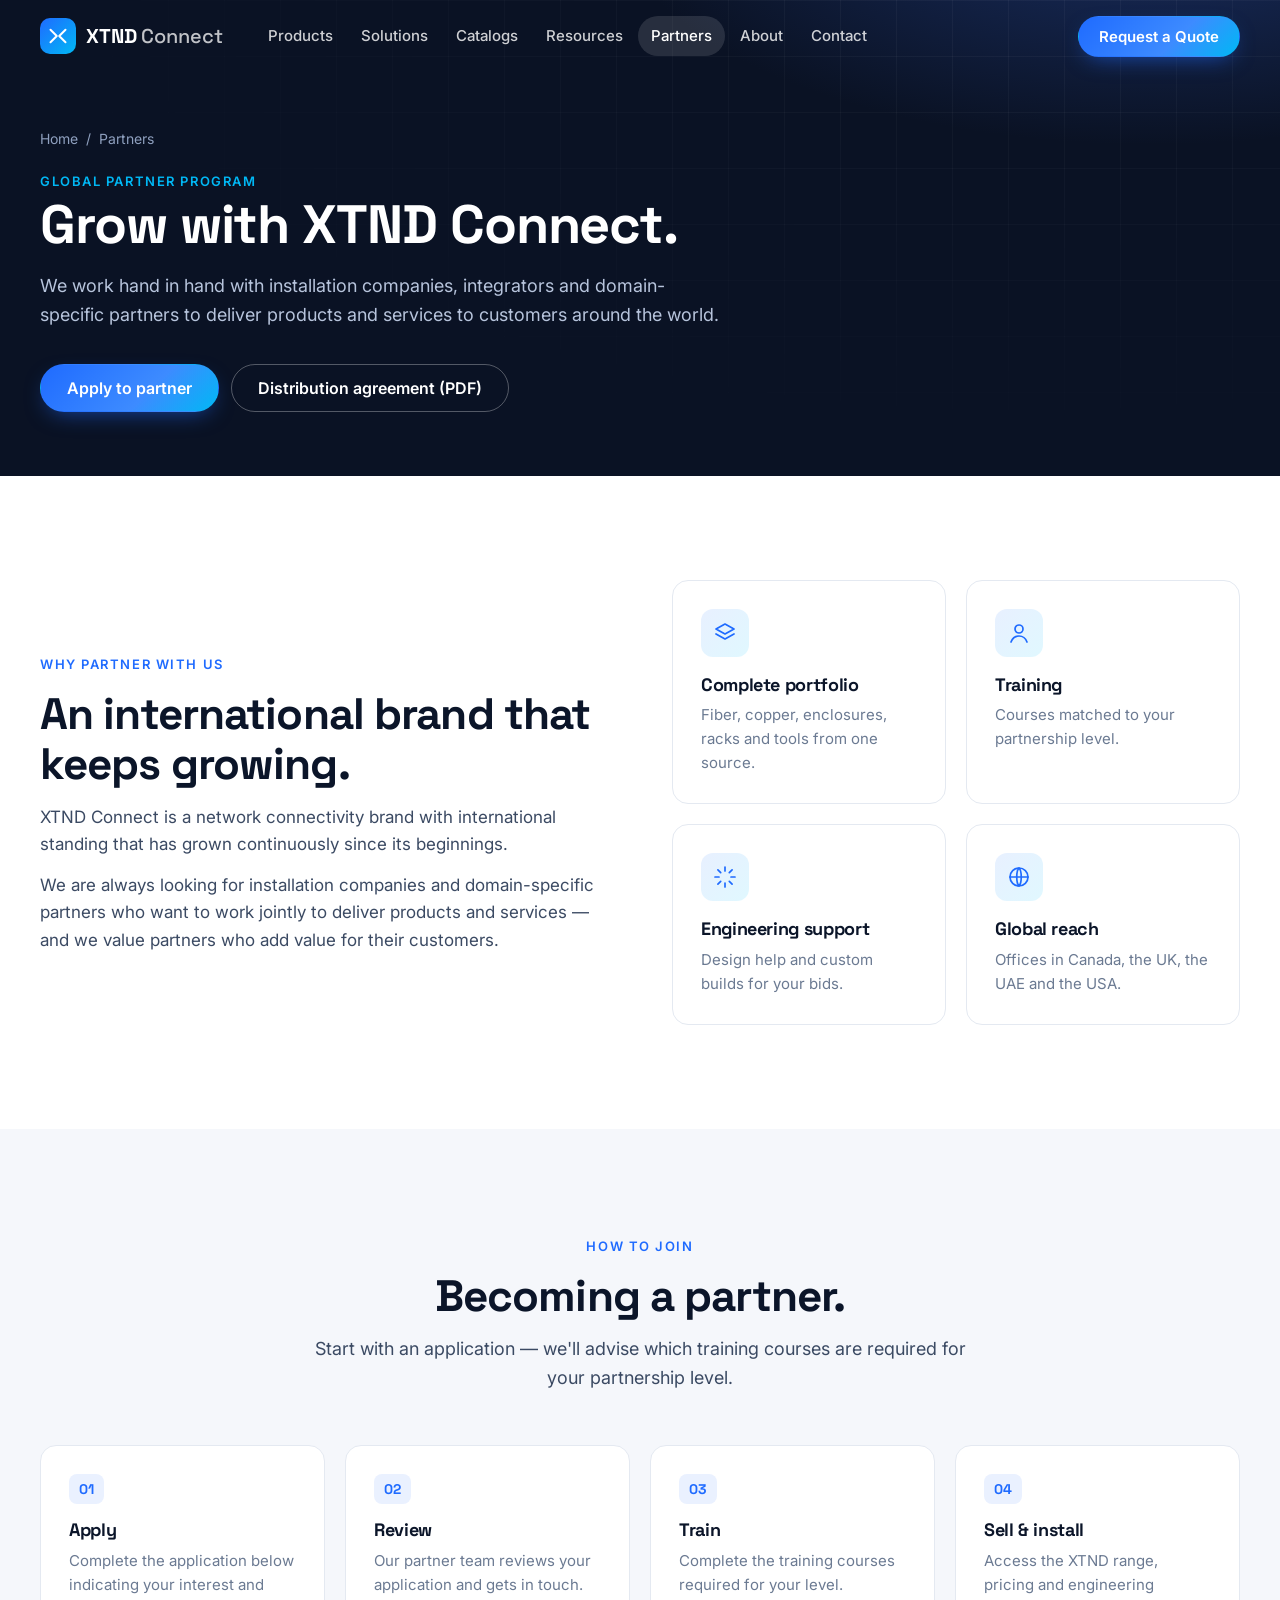
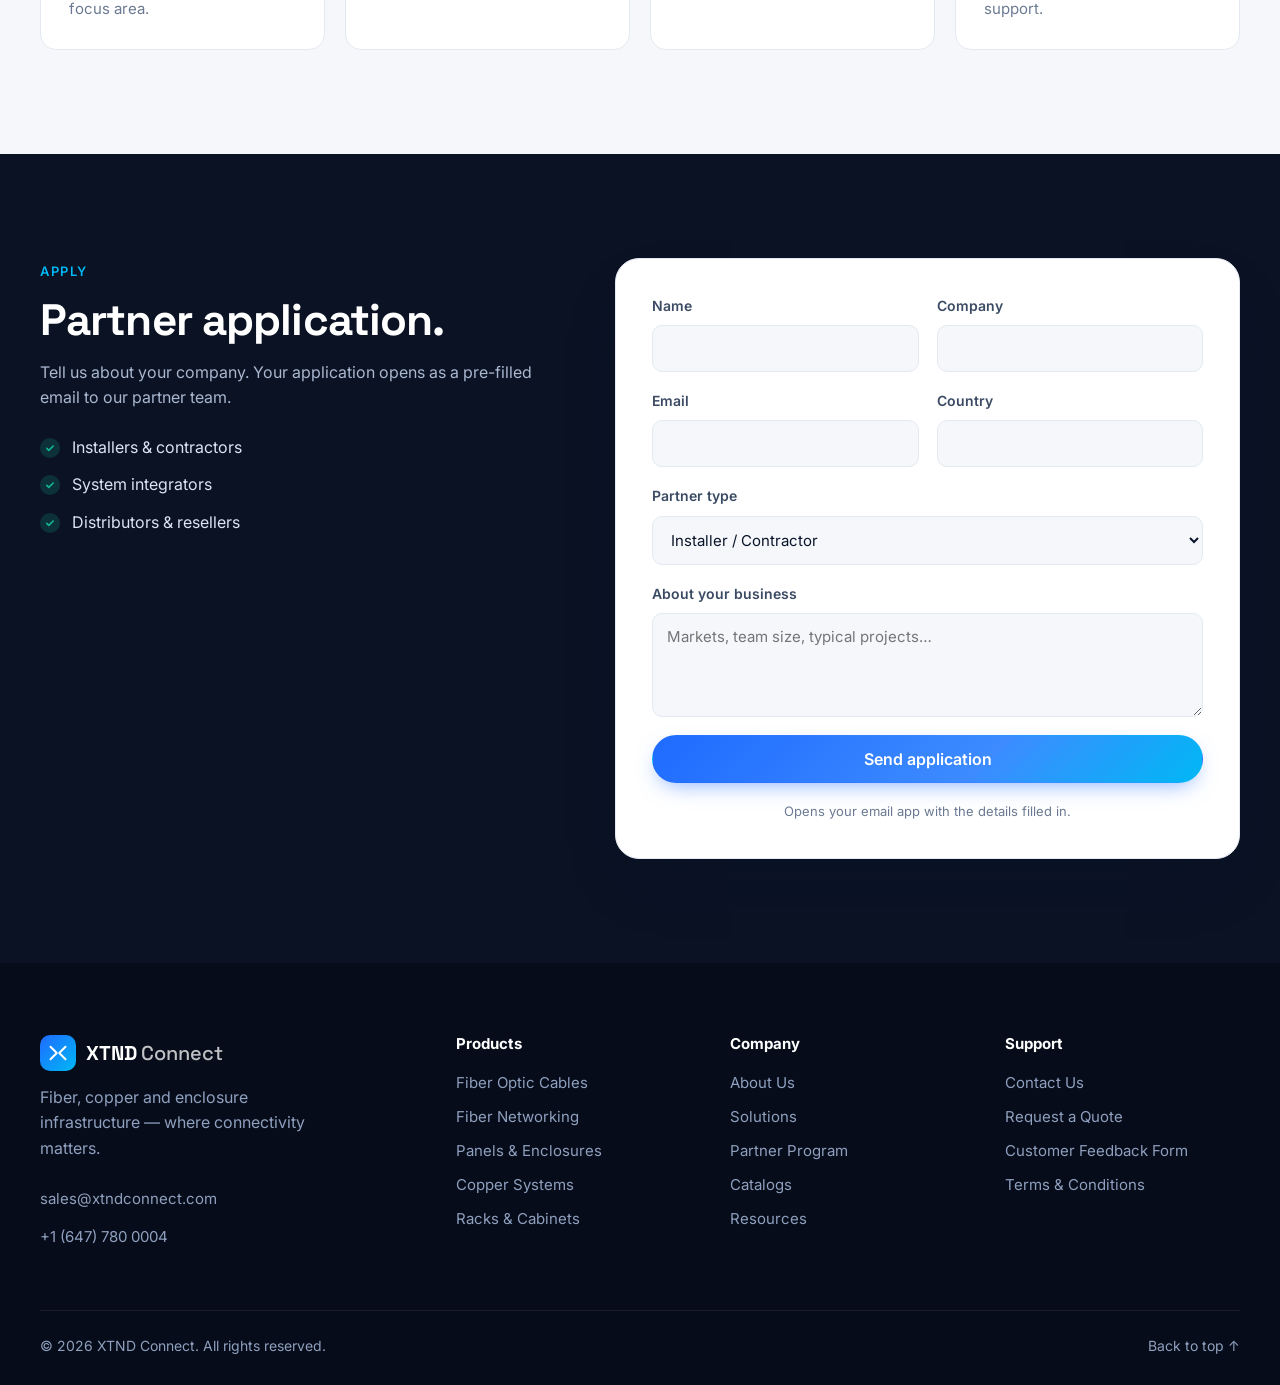
<file: partners.html>
<!doctype html>
<html lang="en" class="no-js">
<head>
  <meta charset="utf-8" />
  <meta name="viewport" content="width=device-width, initial-scale=1" />
  <title>Partner Program — XTND Connect</title>
  <meta name="description" content="Join the XTND Connect Global Partner Program for installers, integrators and distributors." />
  <meta name="theme-color" content="#0a1224" />
  <link rel="icon" href="assets/img/favicon.svg" type="image/svg+xml" />
  <link rel="preconnect" href="https://fonts.googleapis.com" />
  <link rel="preconnect" href="https://fonts.gstatic.com" crossorigin />
  <link href="https://fonts.googleapis.com/css2?family=Inter:wght@400;500;600;700&family=Space+Grotesk:wght@500;600;700&display=swap" rel="stylesheet" />
  <link rel="stylesheet" href="assets/css/styles.css" />
</head>
<body>
  <main id="main">
    <section class="page-hero on-dark">
      <div class="hero-grid-bg" aria-hidden="true"></div>
      <div class="container">
        <nav class="crumbs" aria-label="Breadcrumb"><a href="index.html">Home</a><span>/</span><span>Partners</span></nav>
        <span class="kicker">Global Partner Program</span>
        <h1>Grow with XTND Connect.</h1>
        <p>We work hand in hand with installation companies, integrators and domain-specific partners to deliver products and services to customers around the world.</p>
        <div class="hero-actions">
          <a class="btn btn-primary btn-lg" href="#apply">Apply to partner</a>
          <a class="btn btn-outline btn-lg" href="https://xtndconnect.com/wp-content/uploads/2024/07/Distribution_Agreement.pdf" target="_blank" rel="noopener">Distribution agreement (PDF)</a>
        </div>
      </div>
    </section>

    <section class="section">
      <div class="container split">
        <div class="reveal">
          <span class="kicker">Why partner with us</span>
          <h2 class="h2">An international brand that keeps growing.</h2>
          <div class="prose">
            <p>XTND Connect is a network connectivity brand with international standing that has grown continuously since its beginnings.</p>
            <p>We are always looking for installation companies and domain-specific partners who want to work jointly to deliver products and services — and we value partners who add value for their customers.</p>
          </div>
        </div>
        <div class="why-grid two">
          <div class="why reveal"><div class="ico" data-icon="layers"></div><h3>Complete portfolio</h3><p>Fiber, copper, enclosures, racks and tools from one source.</p></div>
          <div class="why reveal" style="--d:.05s"><div class="ico" data-icon="user"></div><h3>Training</h3><p>Courses matched to your partnership level.</p></div>
          <div class="why reveal" style="--d:.1s"><div class="ico" data-icon="spark"></div><h3>Engineering support</h3><p>Design help and custom builds for your bids.</p></div>
          <div class="why reveal" style="--d:.15s"><div class="ico" data-icon="globe"></div><h3>Global reach</h3><p>Offices in Canada, the UK, the UAE and the USA.</p></div>
        </div>
      </div>
    </section>

    <section class="section section-alt">
      <div class="container">
        <div class="section-head center reveal">
          <span class="kicker">How to join</span>
          <h2>Becoming a partner.</h2>
          <p>Start with an application — we'll advise which training courses are required for your partnership level.</p>
        </div>
        <div class="steps">
          <div class="step reveal"><h3>Apply</h3><p>Complete the application below indicating your interest and focus area.</p></div>
          <div class="step reveal" style="--d:.05s"><h3>Review</h3><p>Our partner team reviews your application and gets in touch.</p></div>
          <div class="step reveal" style="--d:.1s"><h3>Train</h3><p>Complete the training courses required for your level.</p></div>
          <div class="step reveal" style="--d:.15s"><h3>Sell &amp; install</h3><p>Access the XTND range, pricing and engineering support.</p></div>
        </div>
      </div>
    </section>

    <section class="section section-dark on-dark" id="apply">
      <div class="container contact">
        <div class="reveal">
          <span class="kicker">Apply</span>
          <h2 class="h2">Partner application.</h2>
          <p style="color:#a9b7cf">Tell us about your company. Your application opens as a pre-filled email to our partner team.</p>
          <ul class="checks">
            <li>Installers &amp; contractors</li>
            <li>System integrators</li>
            <li>Distributors &amp; resellers</li>
          </ul>
        </div>
        <form class="form reveal" style="--d:.1s" data-mailto data-subject="Partner application" novalidate>
          <div class="field-row">
            <label>Name<input name="name" required autocomplete="name" /></label>
            <label>Company<input name="company" required autocomplete="organization" /></label>
          </div>
          <div class="field-row">
            <label>Email<input type="email" name="email" required autocomplete="email" /></label>
            <label>Country<input name="country" autocomplete="country-name" /></label>
          </div>
          <label>Partner type
            <select name="interest"><option>Installer / Contractor</option><option>System Integrator</option><option>Distributor / Reseller</option><option>Other</option></select>
          </label>
          <label>About your business<textarea name="message" rows="4" required placeholder="Markets, team size, typical projects…"></textarea></label>
          <button class="btn btn-primary btn-lg btn-block" type="submit">Send application</button>
          <p class="form-note" role="status" aria-live="polite">Opens your email app with the details filled in.</p>
        </form>
      </div>
    </section>
  </main>

  <script src="data/products.js"></script>
  <script src="assets/js/layout.js"></script>
  <script src="assets/js/pages.js"></script>
</body>
</html>
</file>
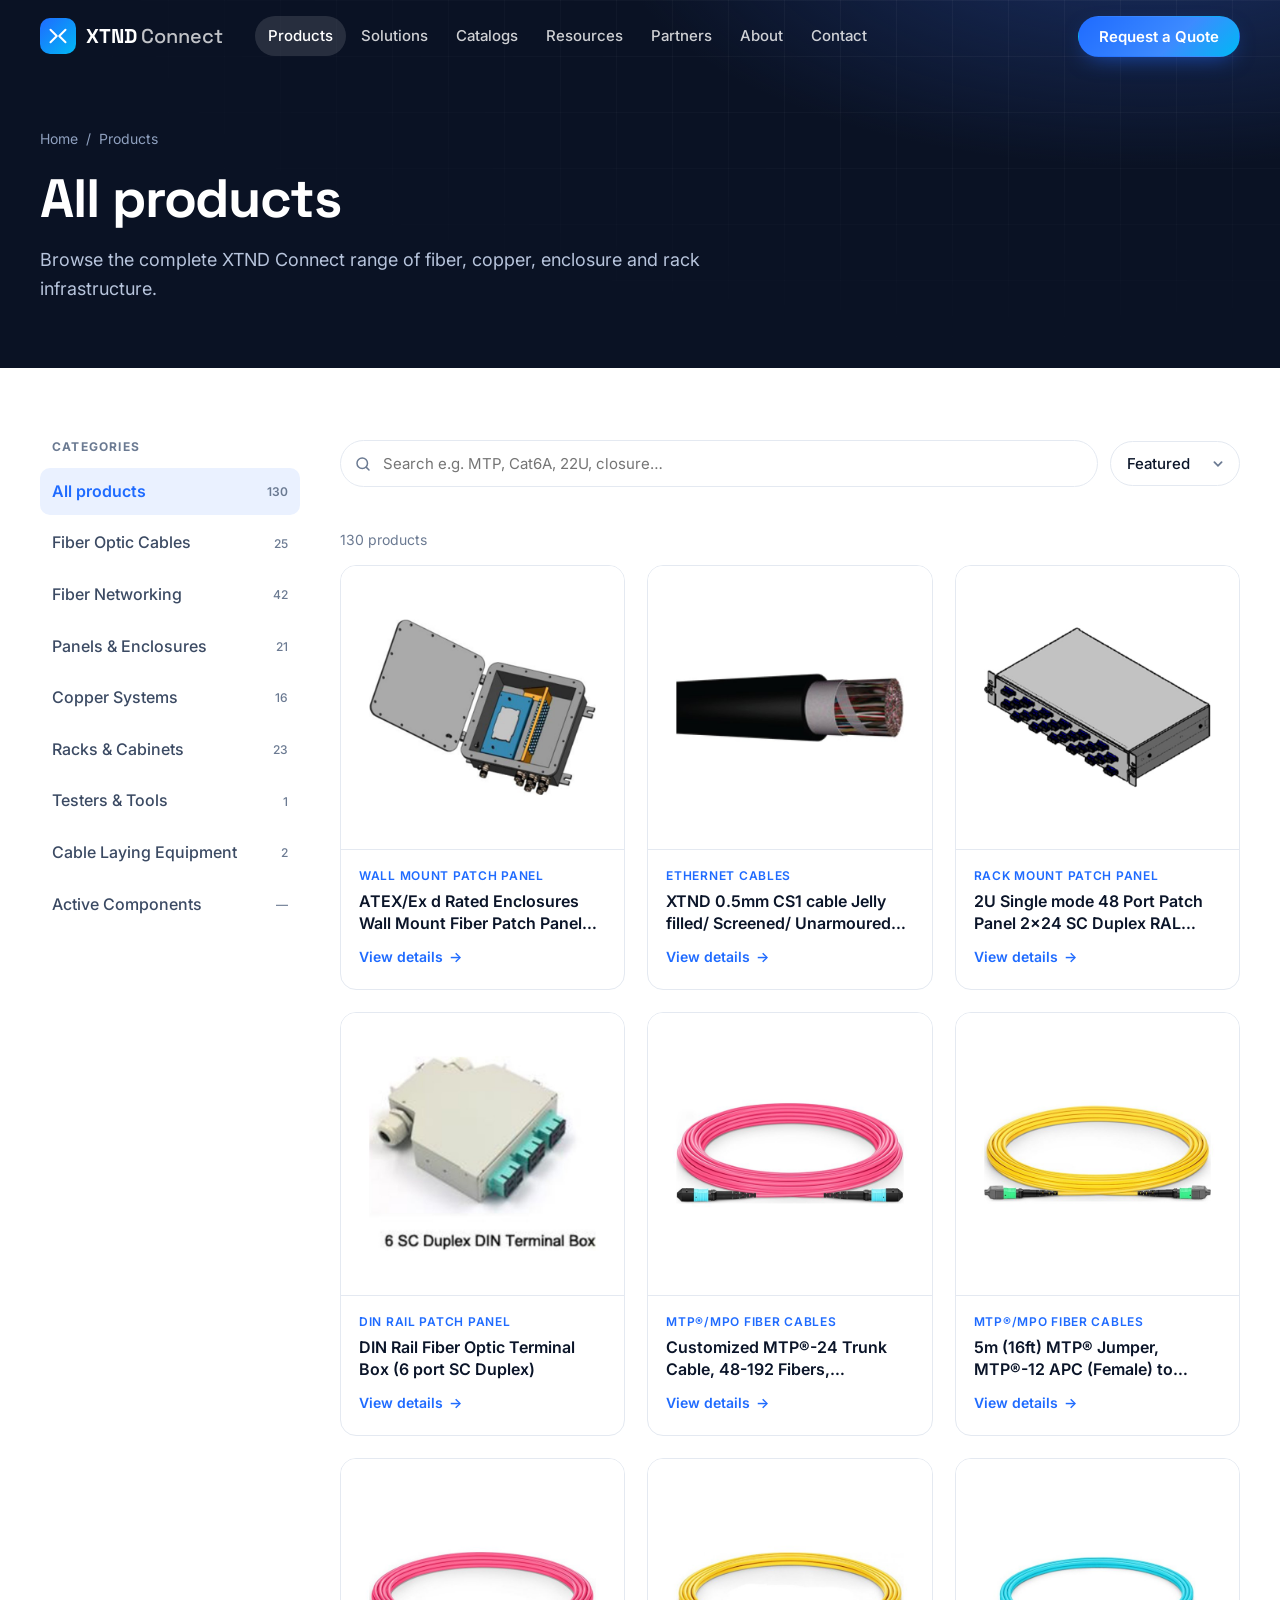
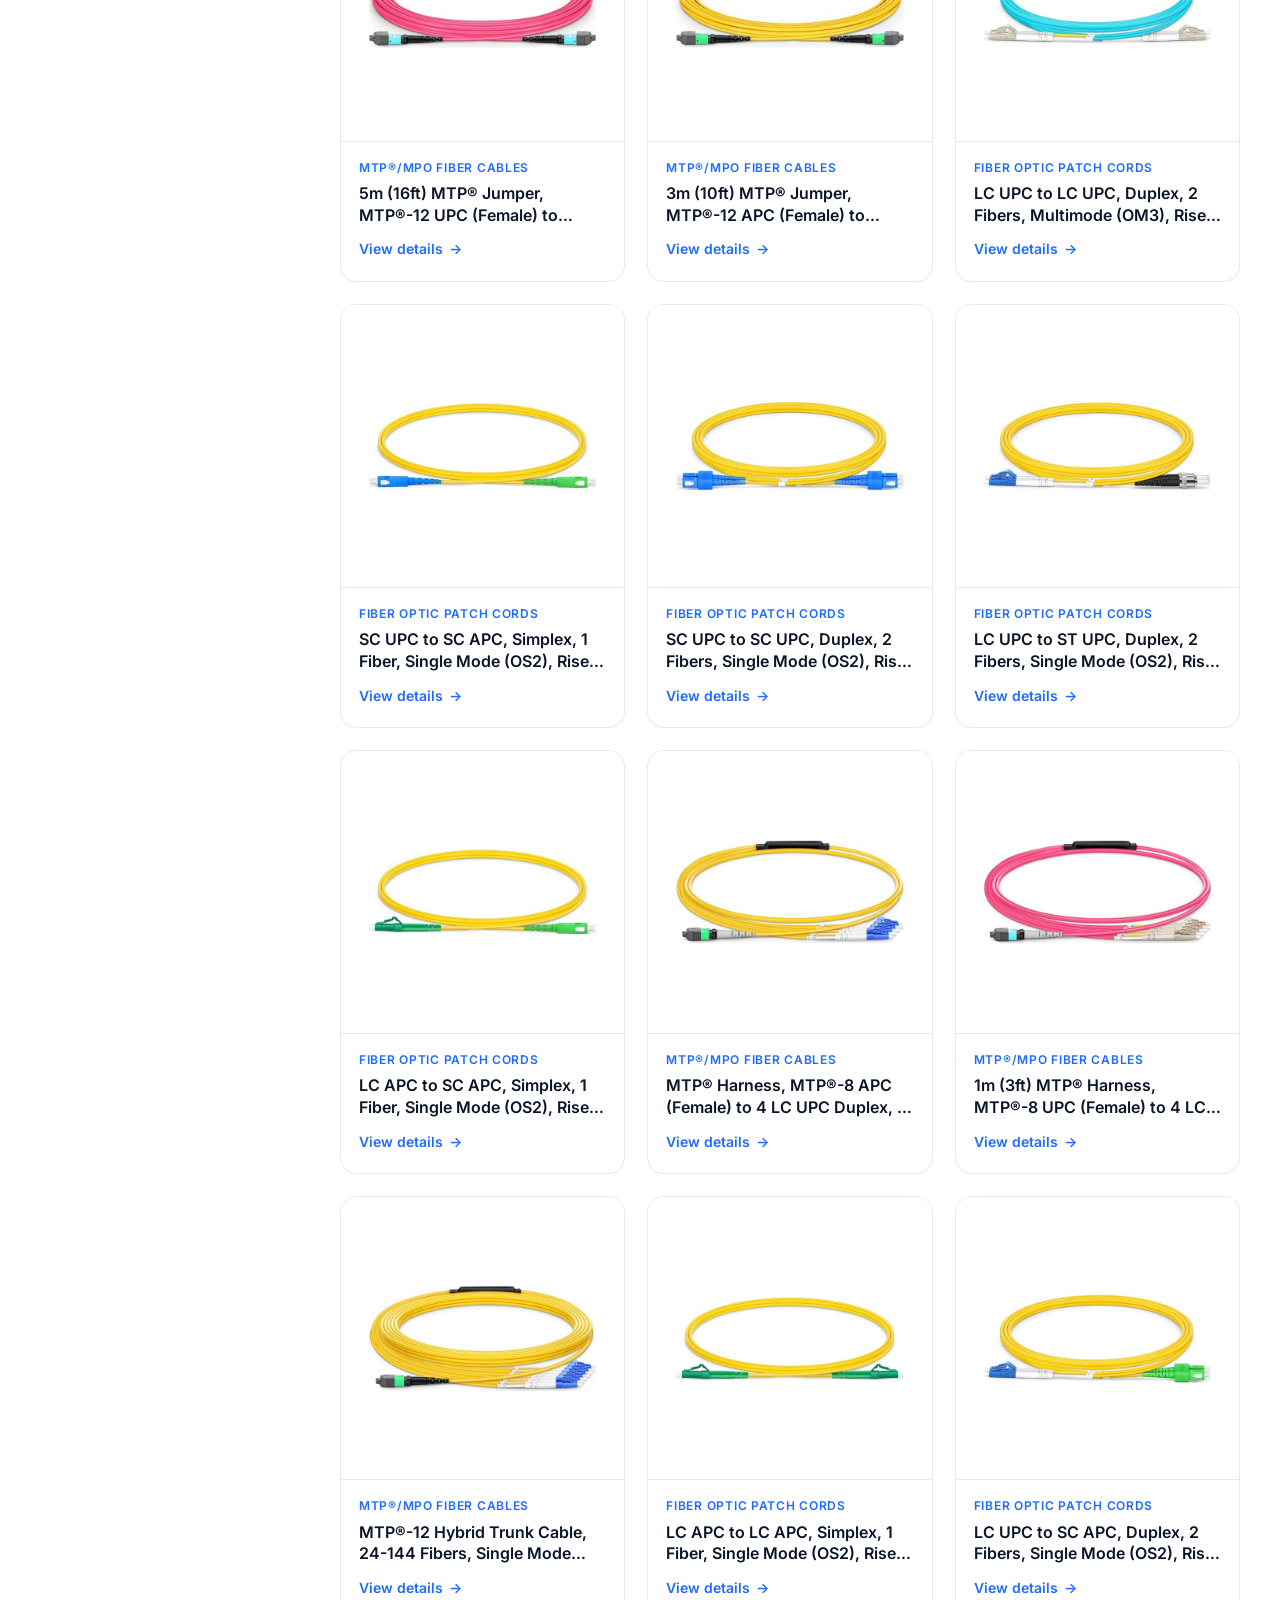
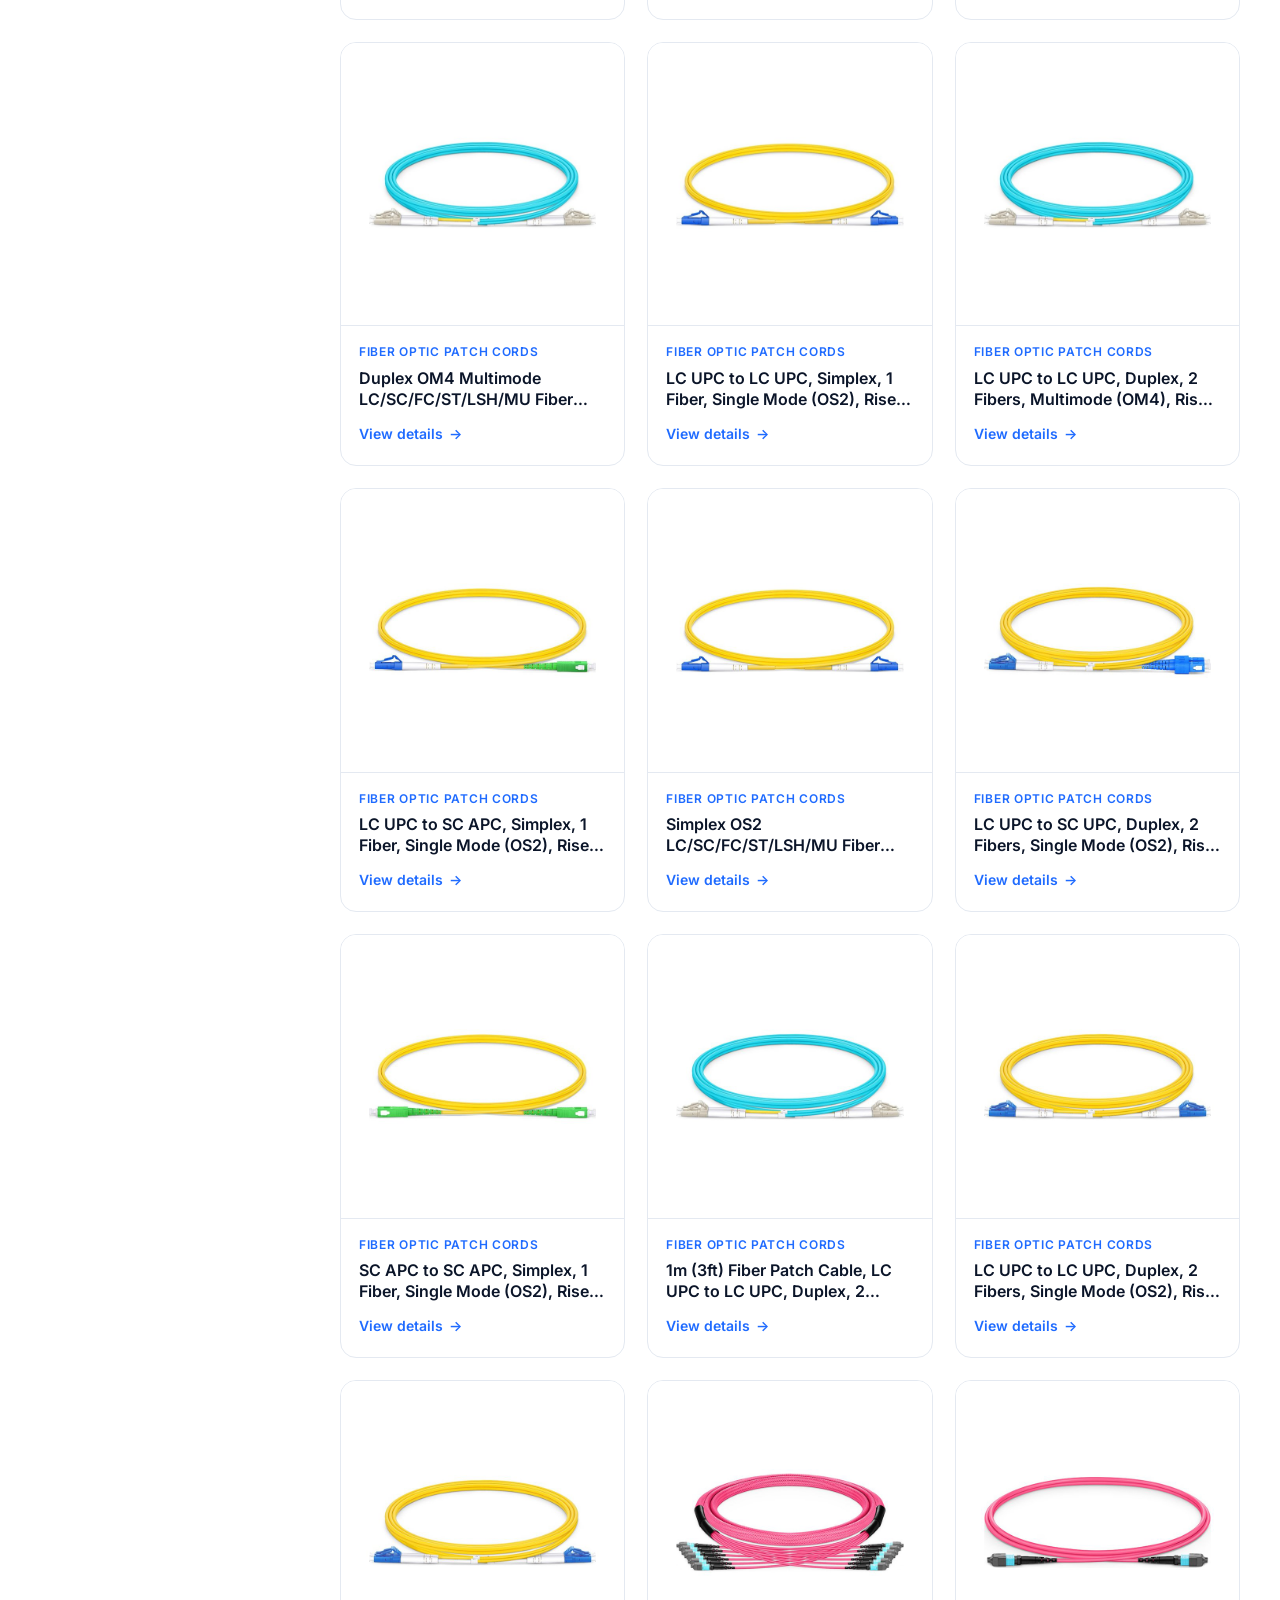
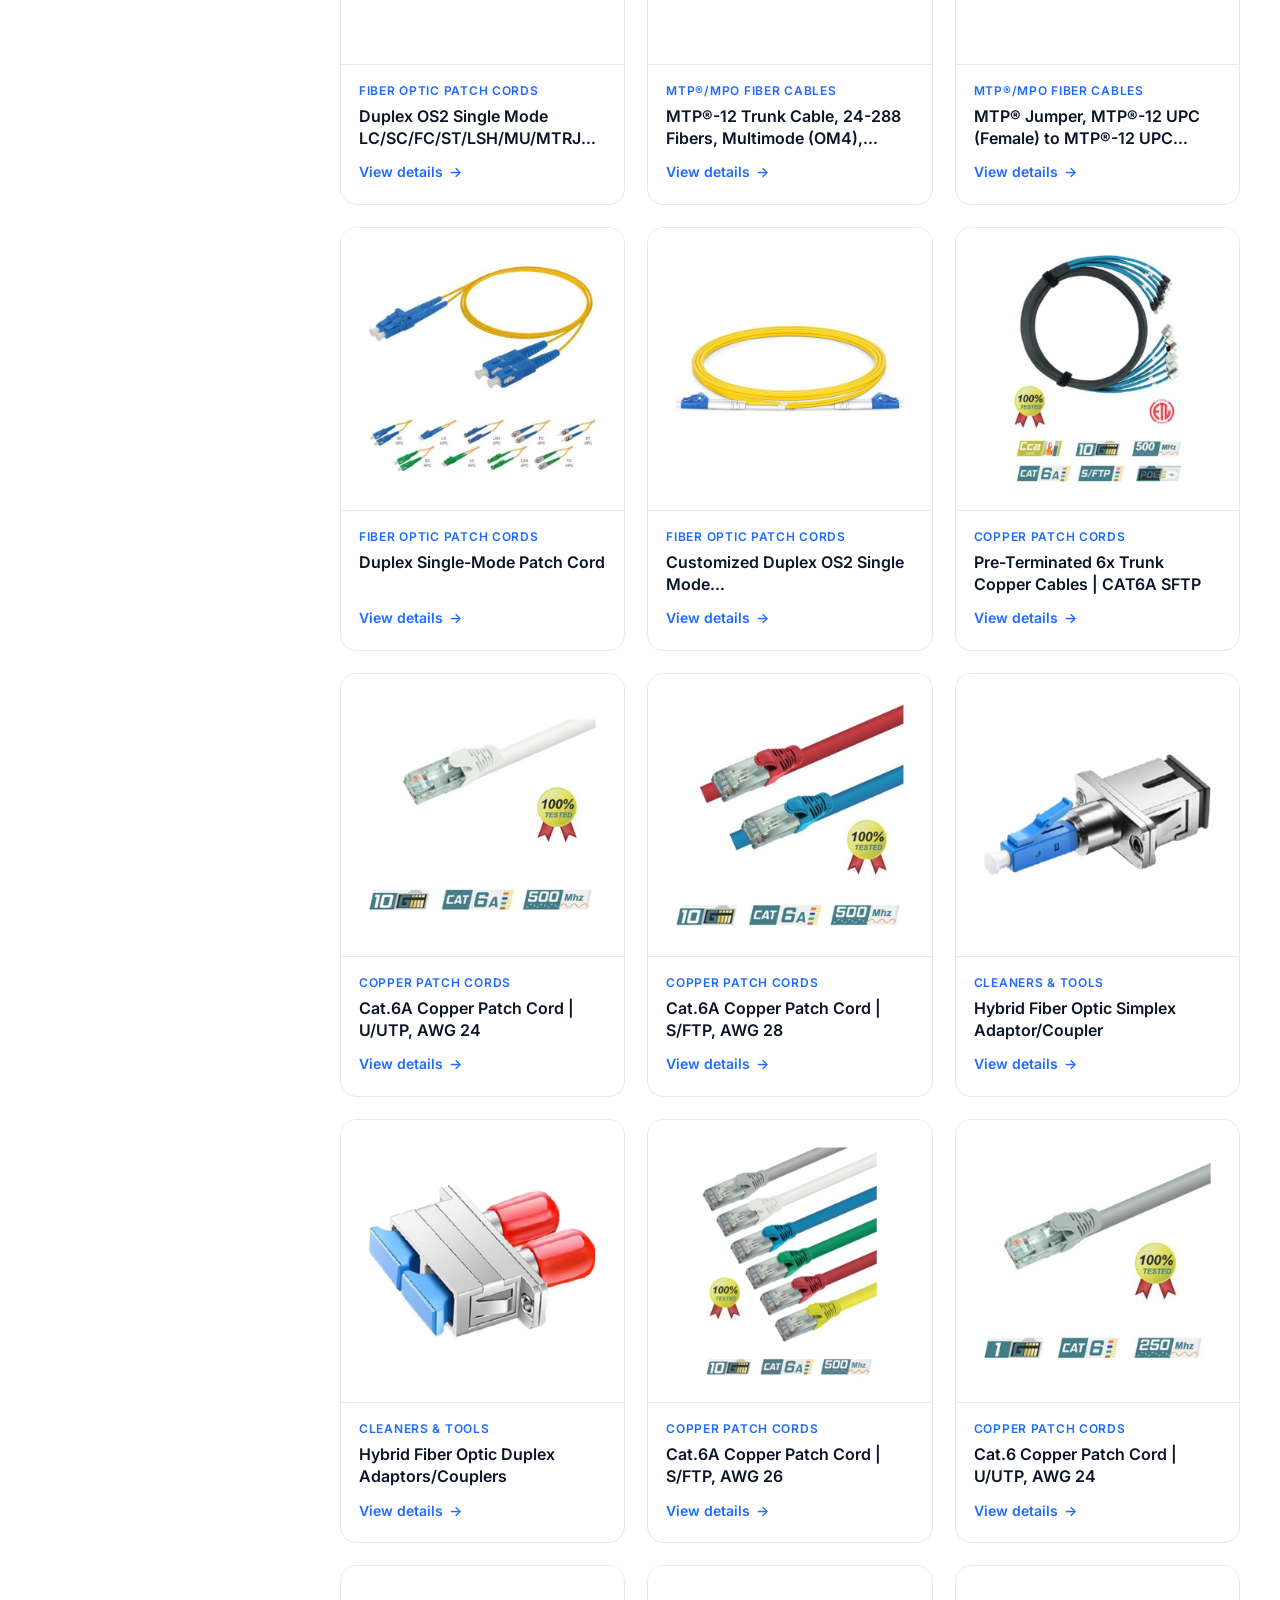
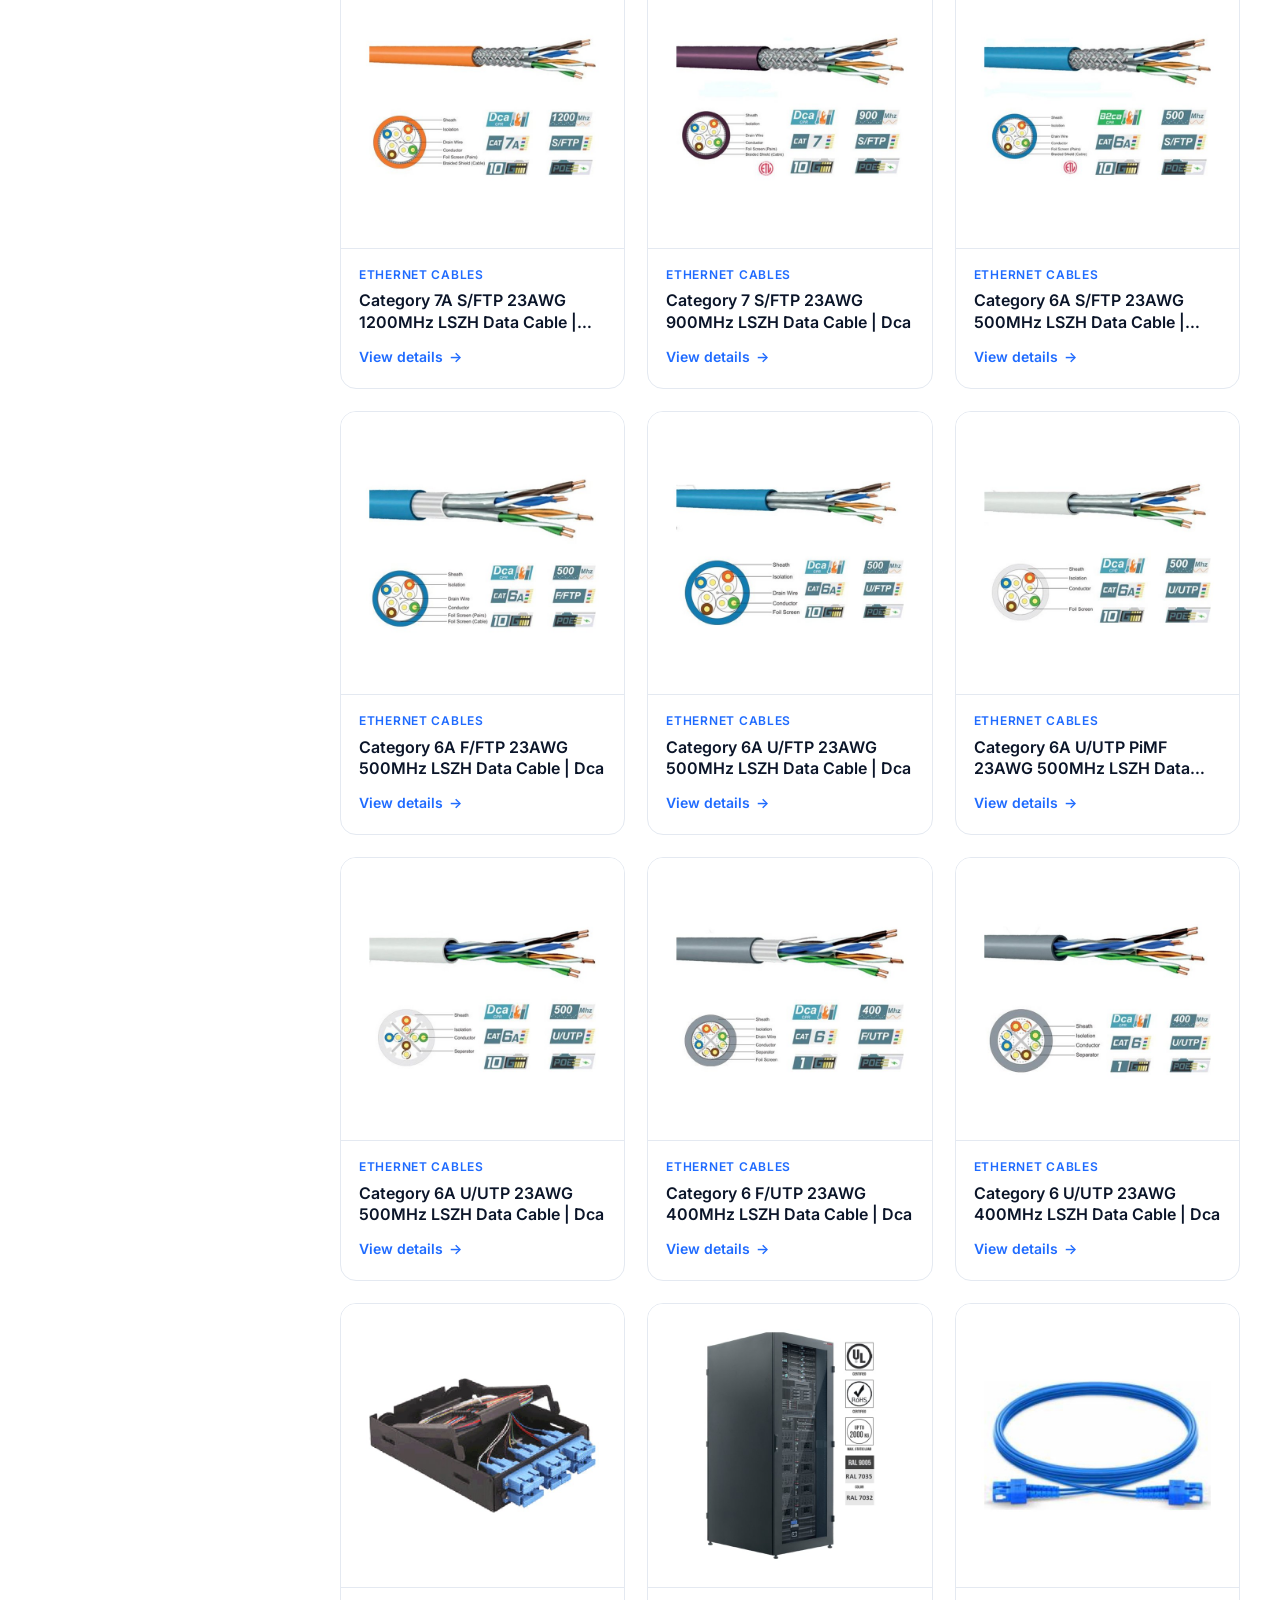
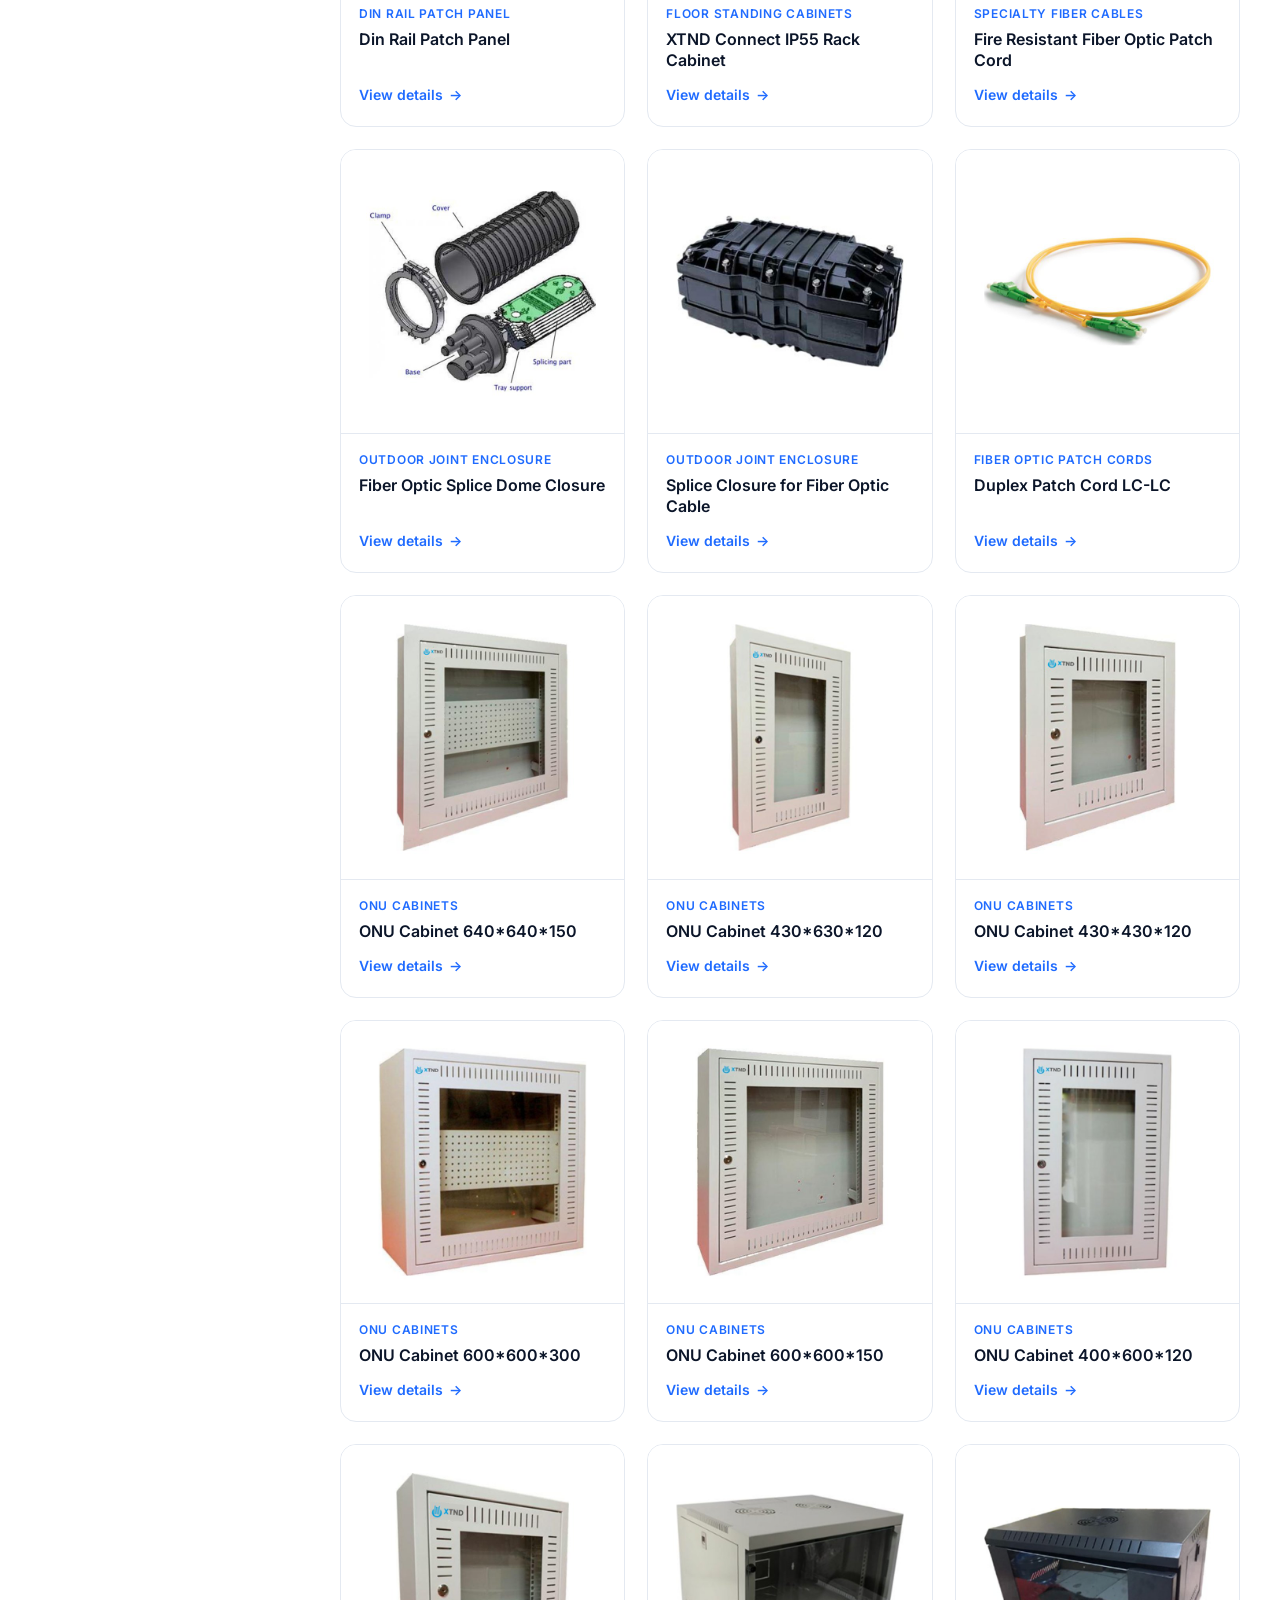
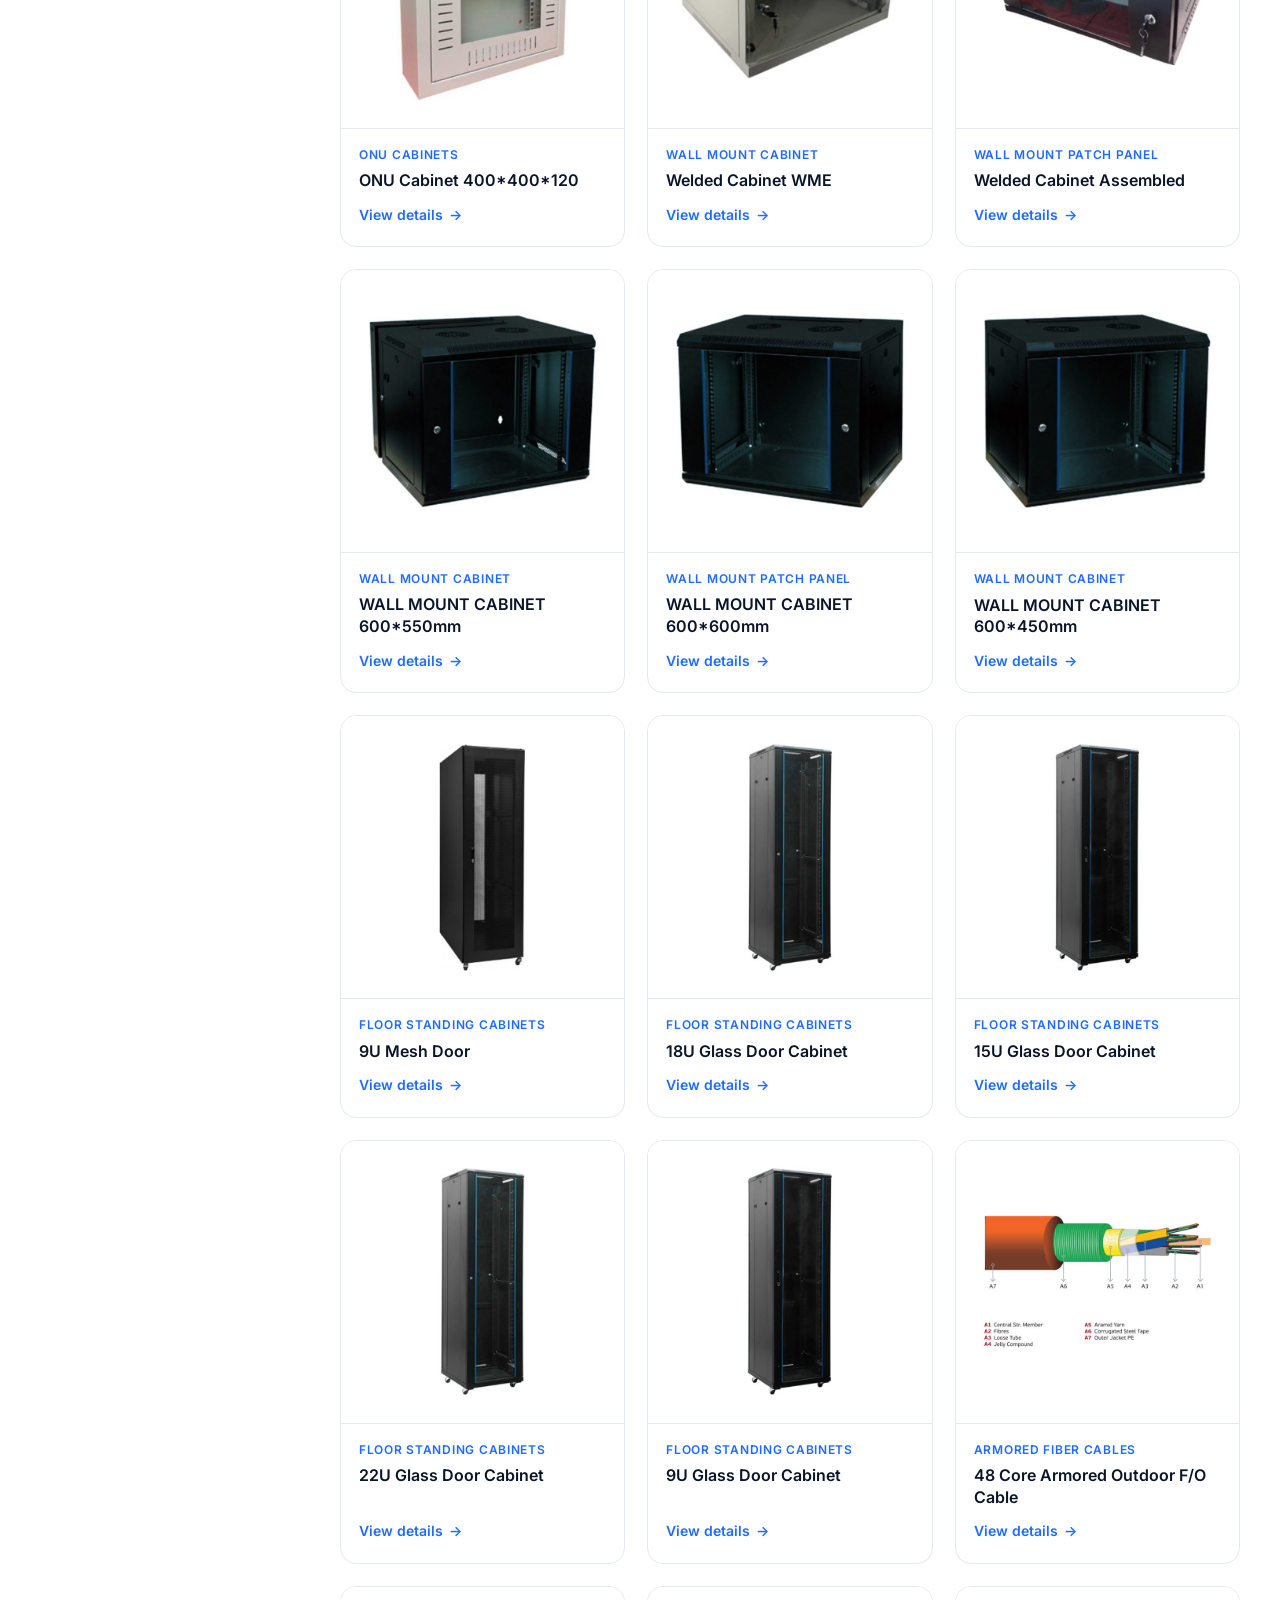
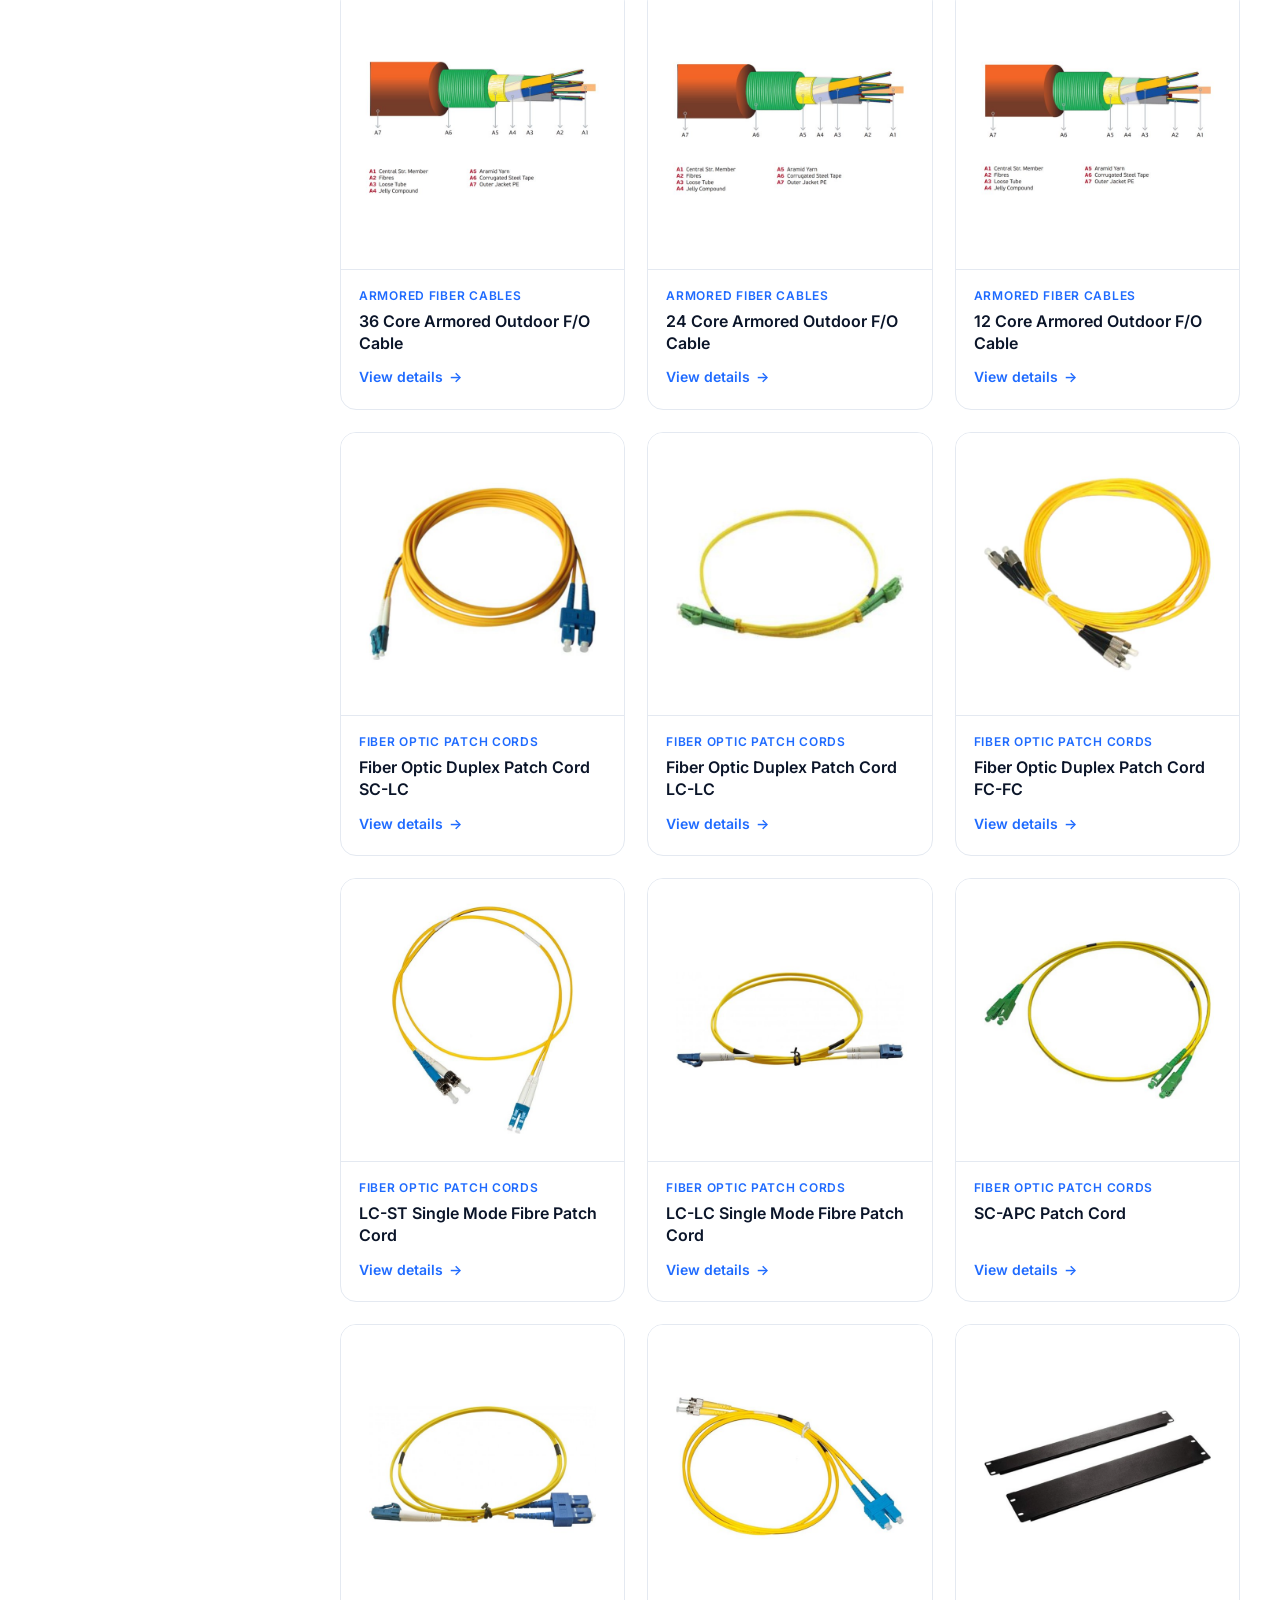
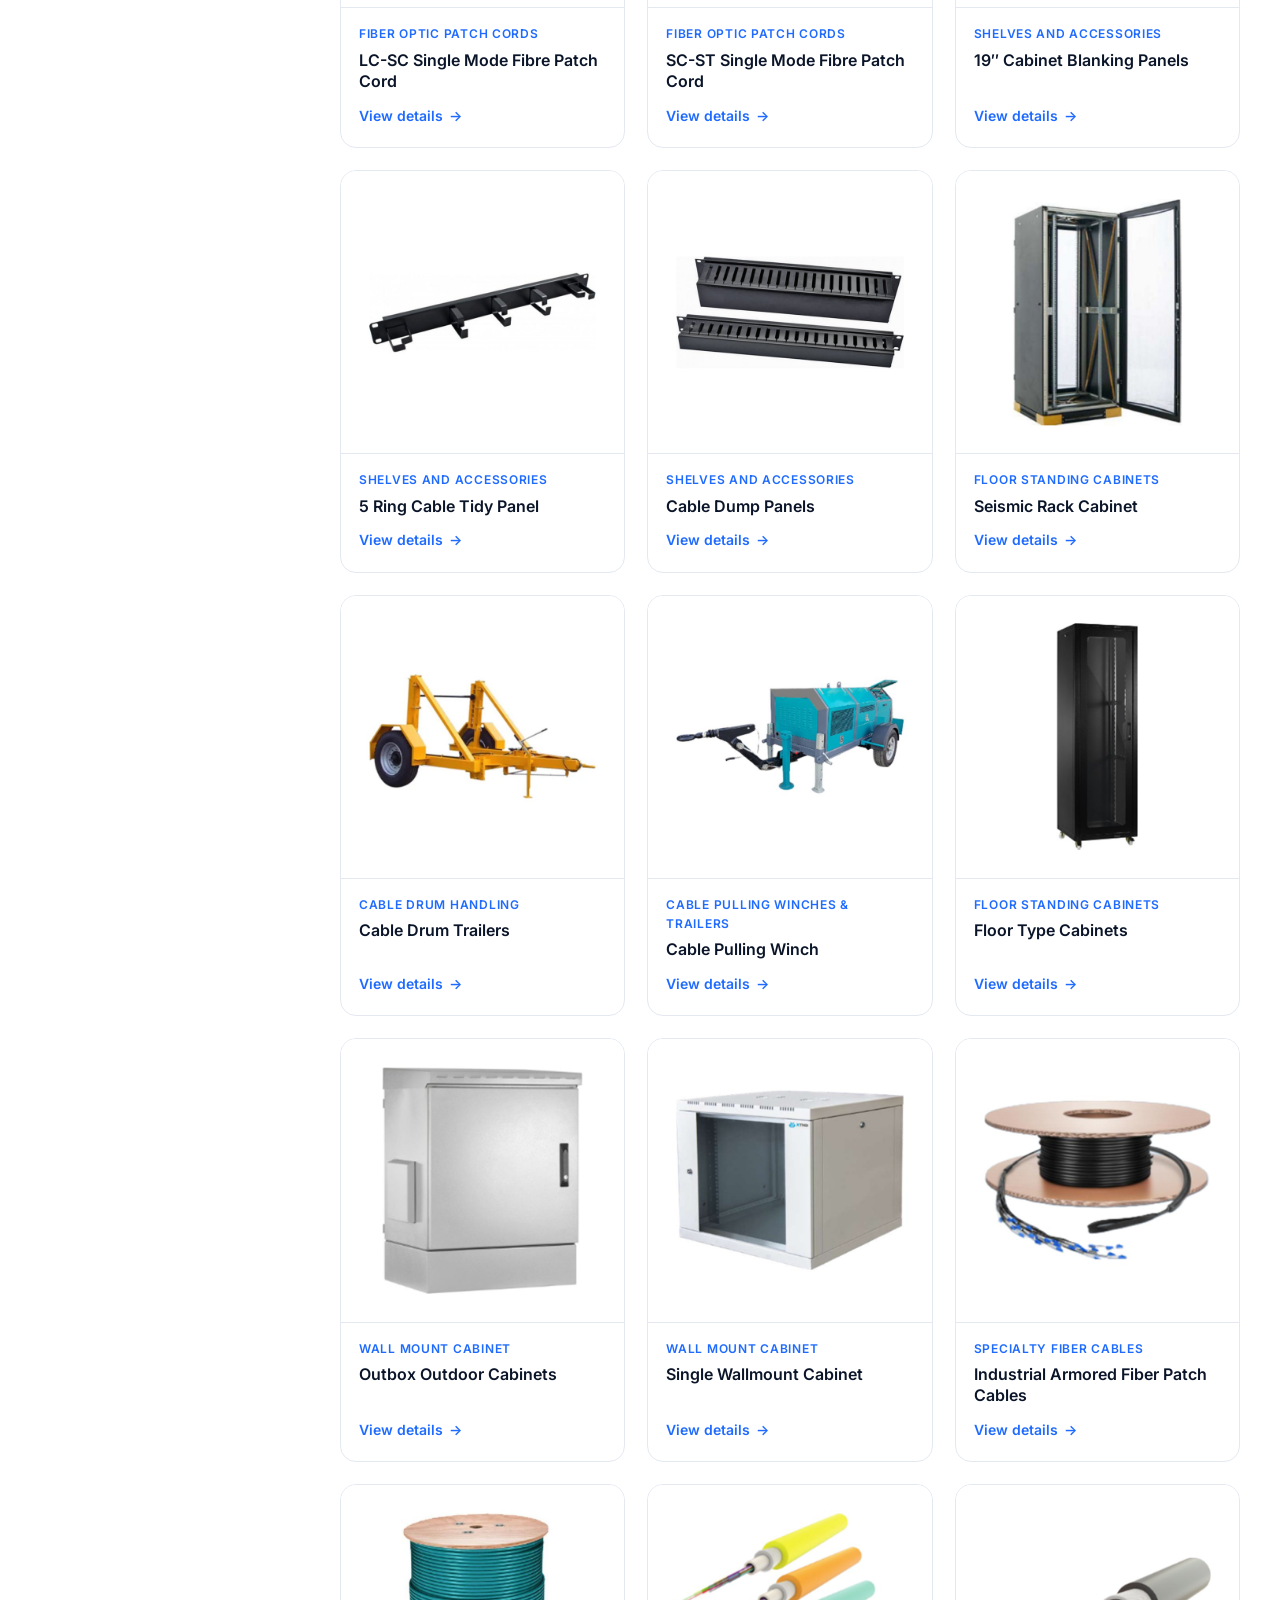
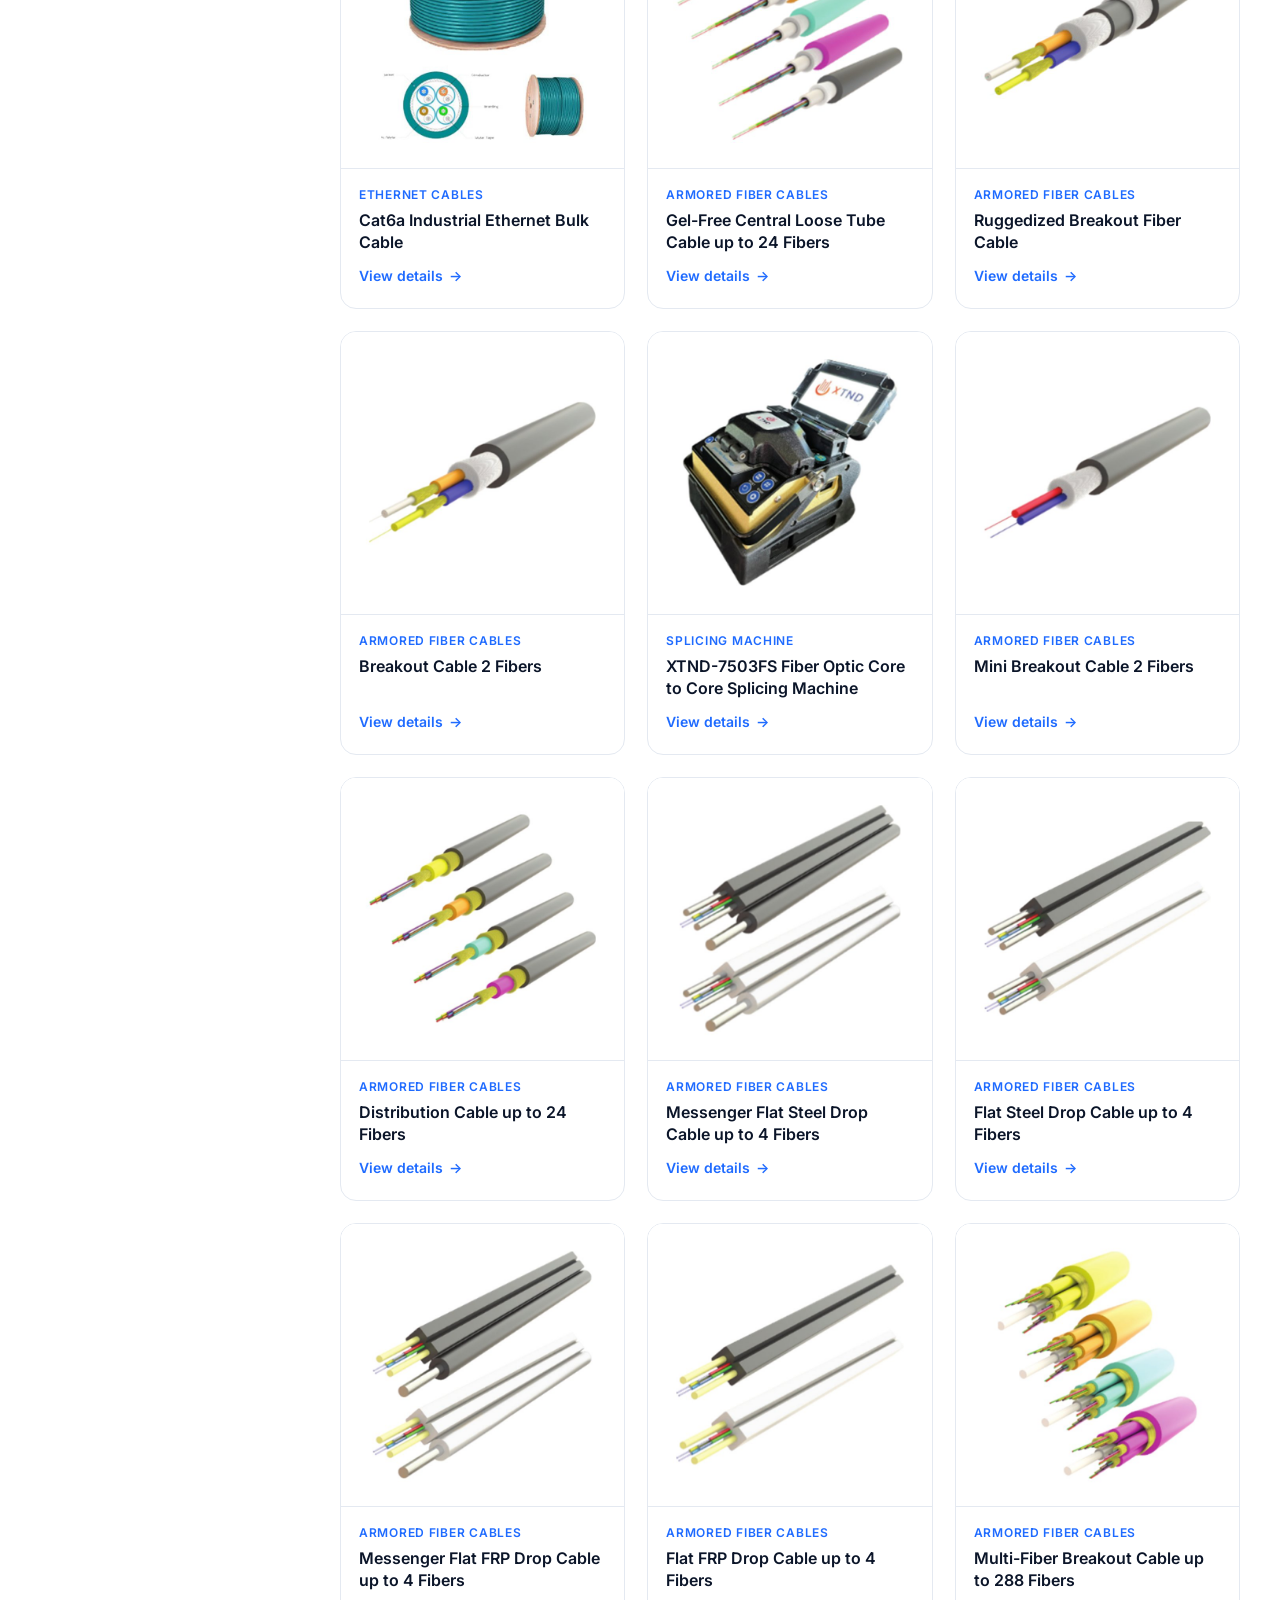
<file: products.html>
<!doctype html>
<html lang="en" class="no-js">
<head>
  <meta charset="utf-8" />
  <meta name="viewport" content="width=device-width, initial-scale=1" />
  <title>Products — XTND Connect</title>
  <meta name="description" content="Browse XTND Connect fiber optic cables, MTP/MPO assemblies, patch panels, splice closures, copper cabling, racks and cabinets." />
  <meta name="theme-color" content="#0a1224" />
  <link rel="icon" href="assets/img/favicon.svg" type="image/svg+xml" />
  <link rel="preconnect" href="https://fonts.googleapis.com" />
  <link rel="preconnect" href="https://fonts.gstatic.com" crossorigin />
  <link href="https://fonts.googleapis.com/css2?family=Inter:wght@400;500;600;700&family=Space+Grotesk:wght@500;600;700&display=swap" rel="stylesheet" />
  <link rel="stylesheet" href="assets/css/styles.css" />
</head>
<body>
  <main id="main">
    <section class="page-hero">
      <div class="hero-grid-bg" aria-hidden="true"></div>
      <div class="container">
        <nav class="crumbs" aria-label="Breadcrumb"><a href="index.html">Home</a><span>/</span><span>Products</span></nav>
        <h1 id="cat-title">All products</h1>
        <p id="cat-desc">Browse the complete XTND Connect range of fiber, copper, enclosure and rack infrastructure.</p>
      </div>
    </section>

    <section class="section-sm" id="catalog">
      <div class="container catalog">
        <aside class="filters" id="filters" aria-label="Product categories"></aside>
        <div>
          <div class="toolbar">
            <label class="mobile-filter" style="width:100%"><span class="sr-only">Category</span><select class="select" id="mobile-cat" style="width:100%"></select></label>
            <div class="search">
              <svg viewBox="0 0 24 24" fill="none" stroke="currentColor" stroke-width="2" stroke-linecap="round" aria-hidden="true"><circle cx="11" cy="11" r="7"/><path d="M20 20l-3.5-3.5"/></svg>
              <label class="sr-only" for="search">Search products</label>
              <input id="search" type="search" placeholder="Search e.g. MTP, Cat6A, 22U, closure…" autocomplete="off" />
            </div>
            <label><span class="sr-only">Sort</span>
              <select class="select" id="sort"><option value="featured">Featured</option><option value="az">Name A–Z</option><option value="za">Name Z–A</option></select>
            </label>
          </div>
          <div class="chips" id="chips" role="group" aria-label="Sub-category"></div>
          <div class="toolbar" style="margin-bottom:14px"><span class="result-meta" id="result-meta" aria-live="polite" style="margin-left:0"></span></div>
          <div class="prod-grid" id="grid"></div>
        </div>
      </div>
    </section>

    <section class="section-sm" style="padding-top:24px">
      <div class="container">
        <div class="cta">
          <div>
            <h2>Need a custom length, fiber count or connector?</h2>
            <p>Most of our range is built to order. Tell us your spec and we'll configure it.</p>
          </div>
          <a class="btn btn-lg" href="contact.html#quote">Request a custom build</a>
        </div>
      </div>
    </section>
  </main>

  <script src="data/products.js"></script>
  <script src="assets/js/layout.js"></script>
  <script src="assets/js/pages.js"></script>
</body>
</html>
</file>
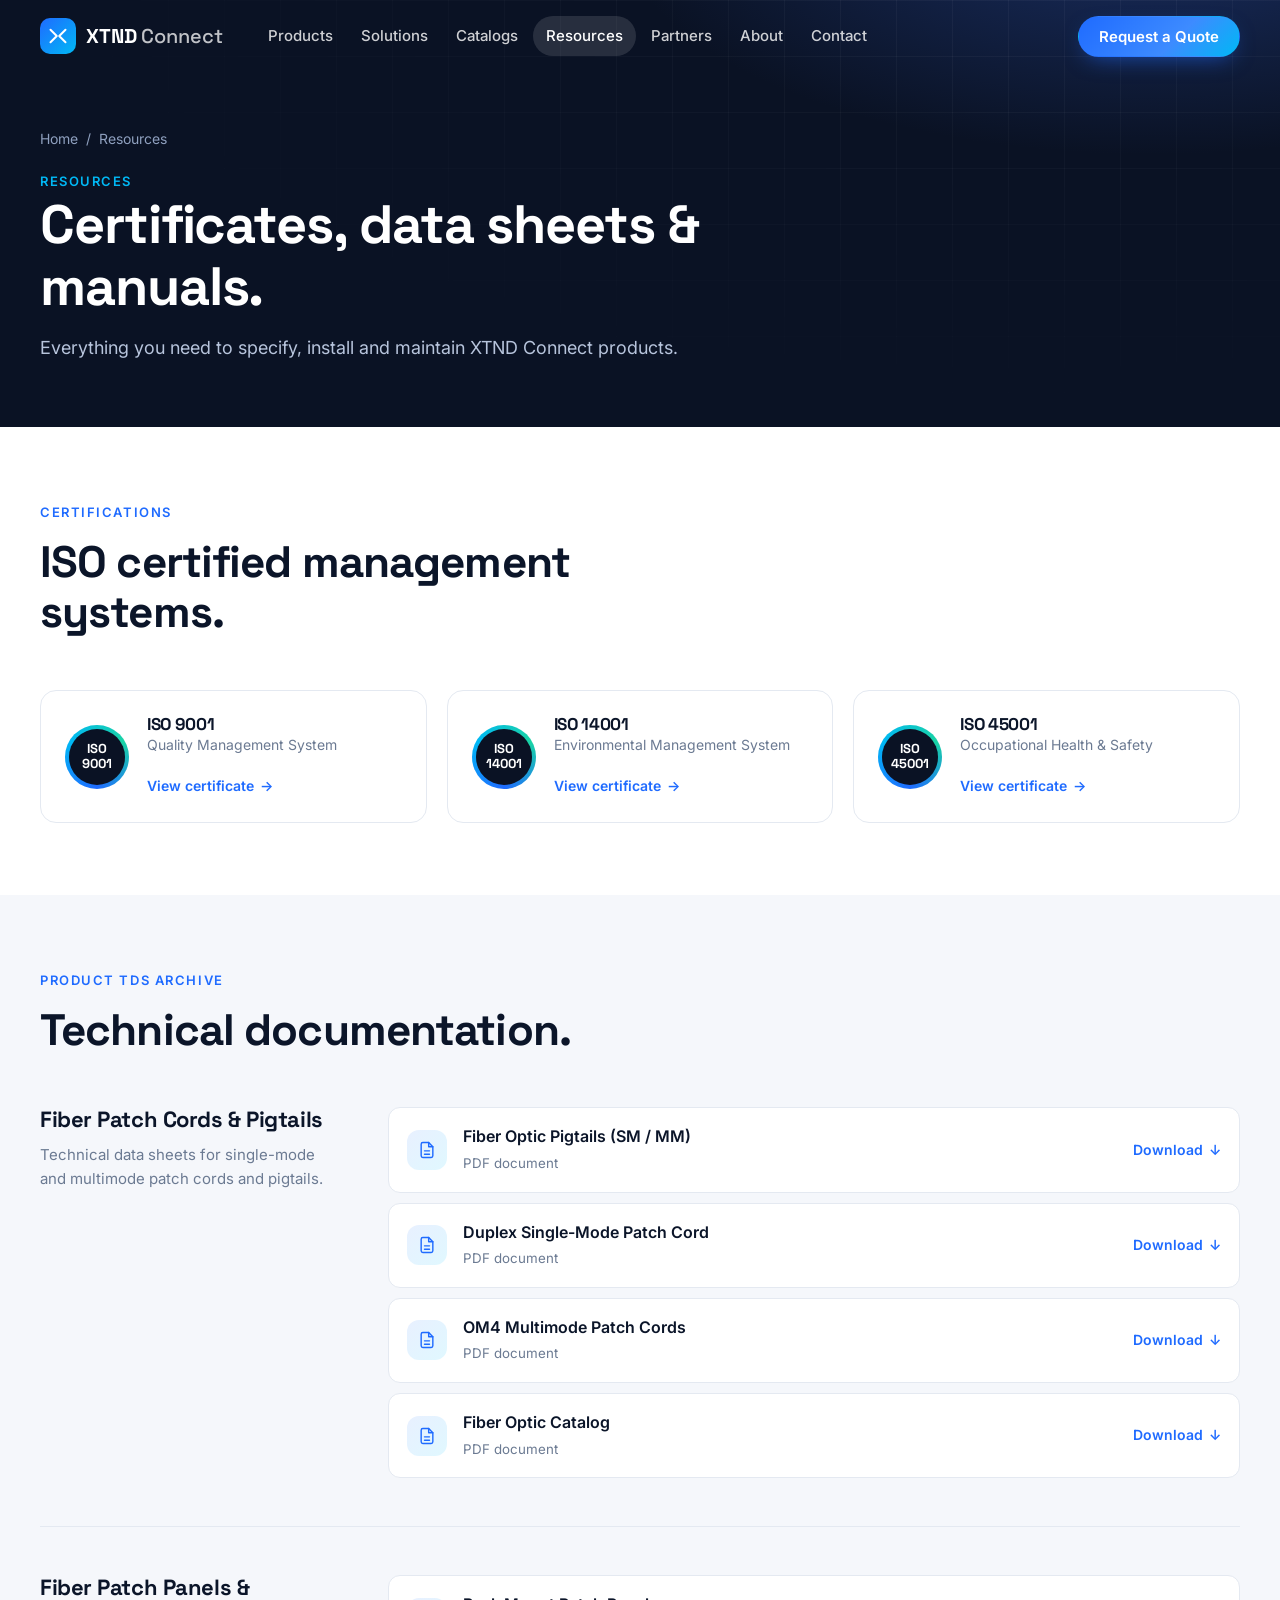
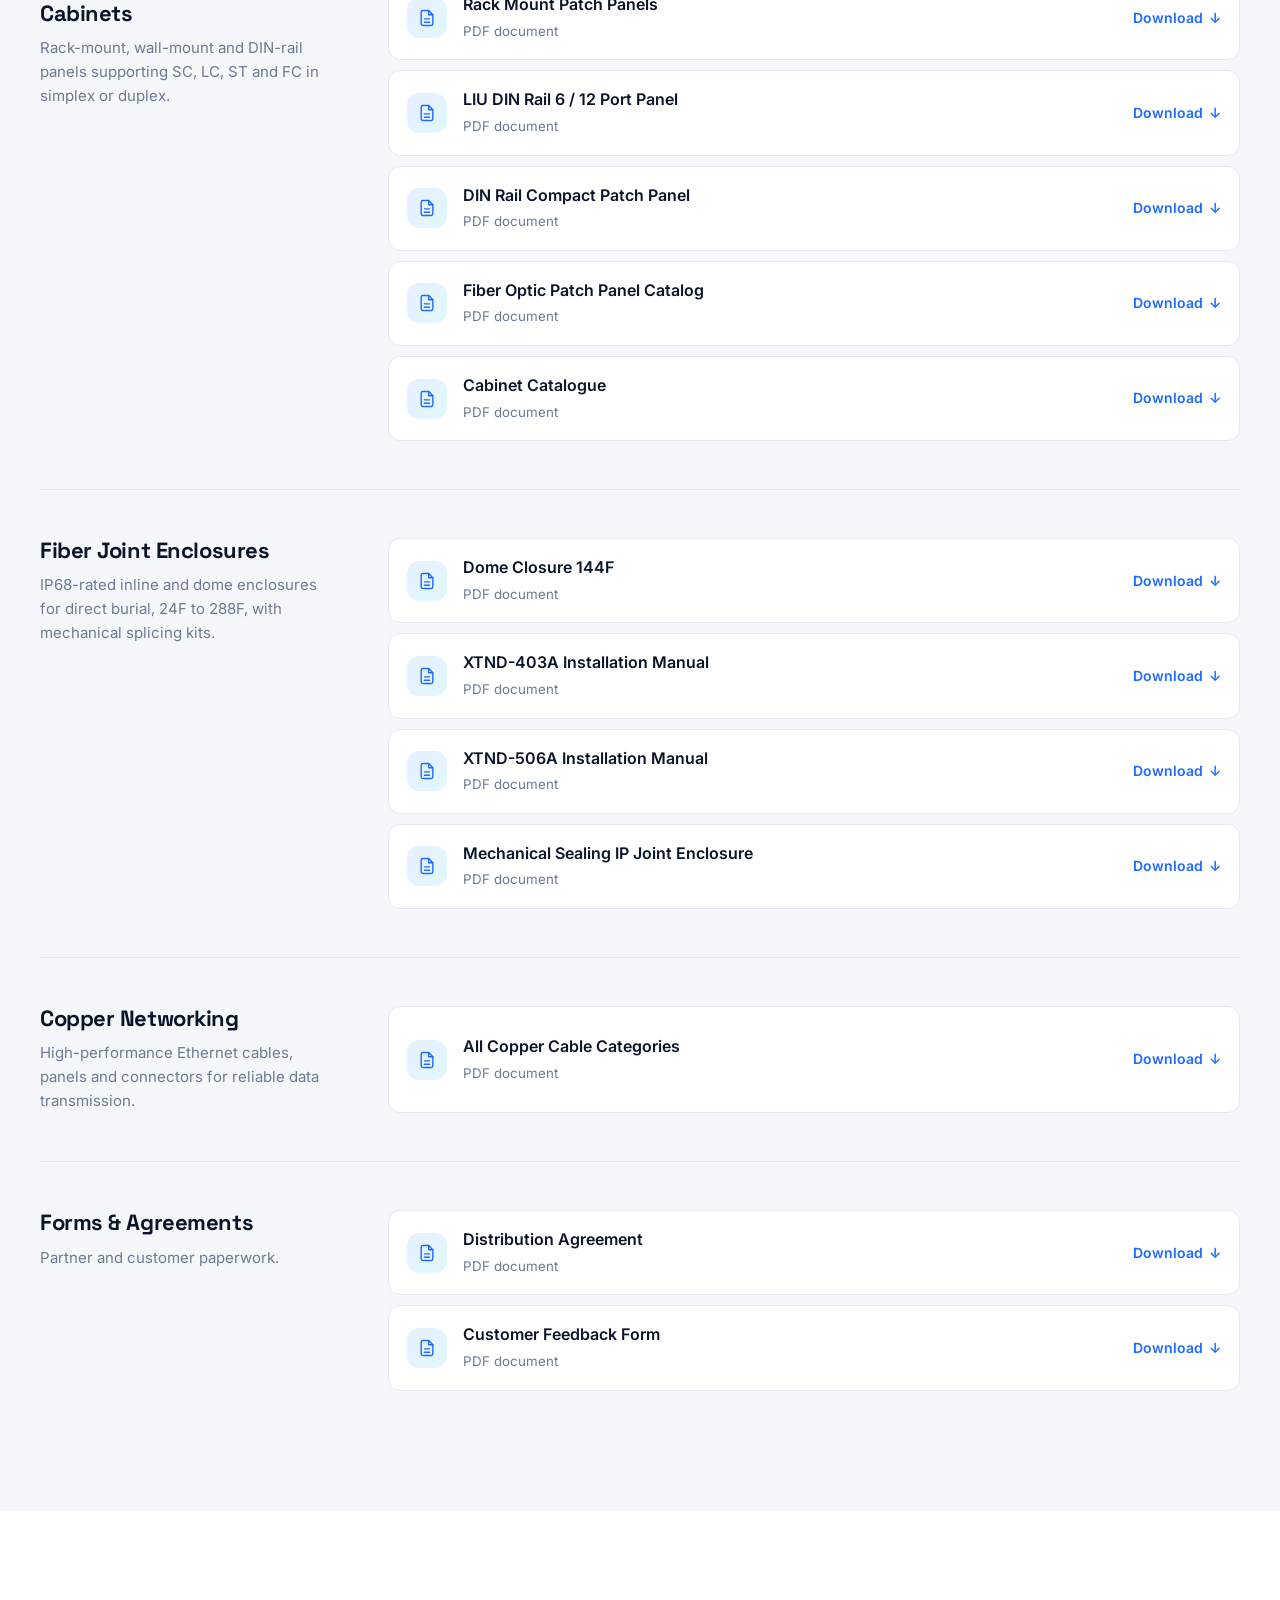
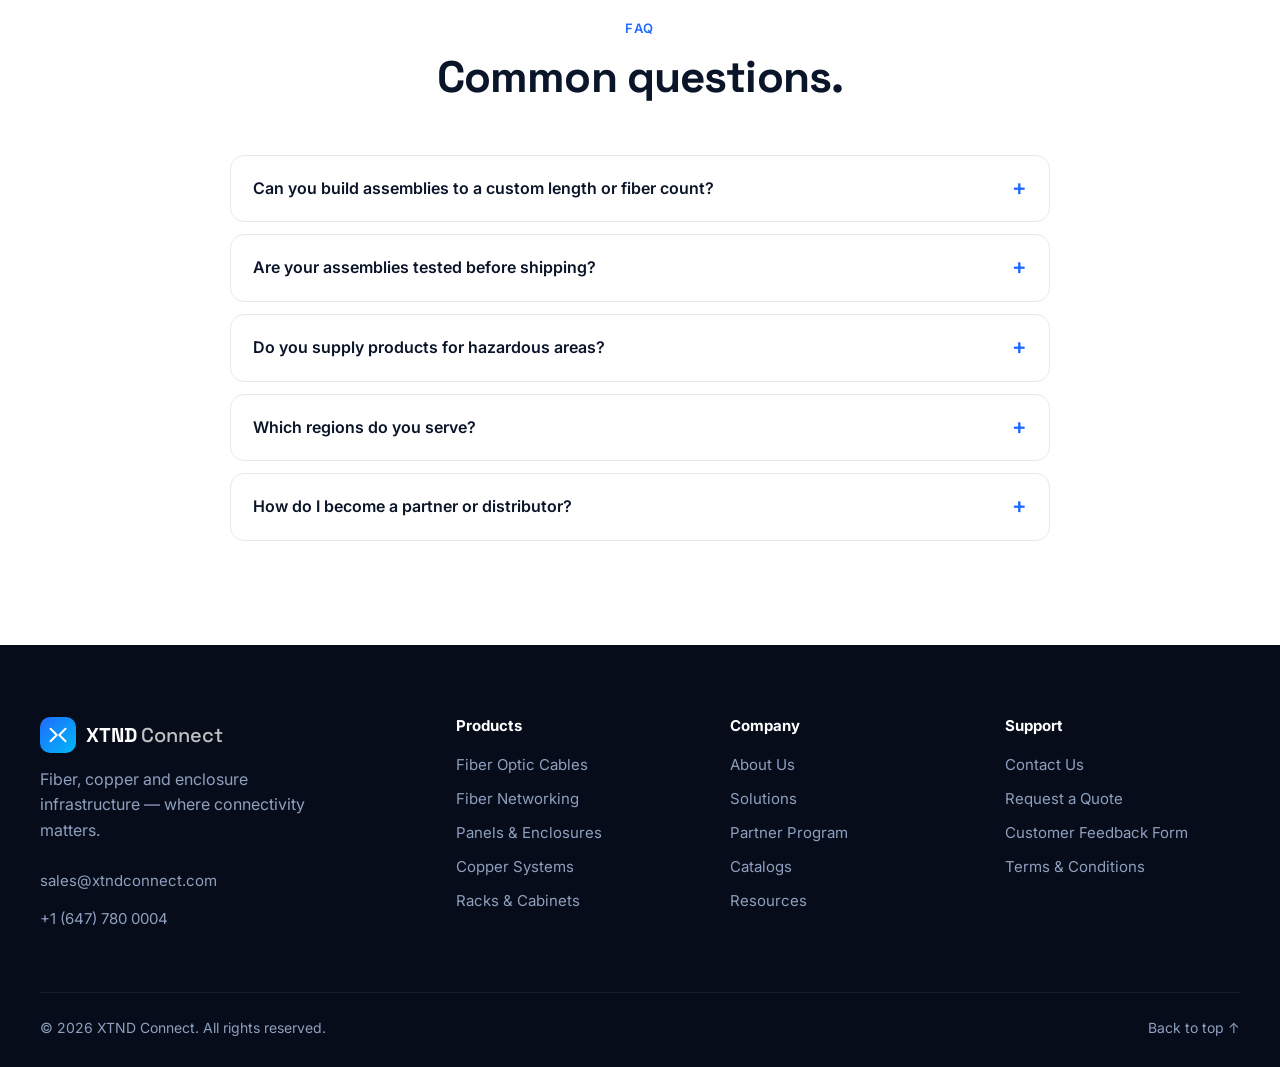
<file: resources.html>
<!doctype html>
<html lang="en" class="no-js">
<head>
  <meta charset="utf-8" />
  <meta name="viewport" content="width=device-width, initial-scale=1" />
  <title>Resources — XTND Connect</title>
  <meta name="description" content="XTND Connect ISO certificates, technical data sheets, installation manuals and partner documents." />
  <meta name="theme-color" content="#0a1224" />
  <link rel="icon" href="assets/img/favicon.svg" type="image/svg+xml" />
  <link rel="preconnect" href="https://fonts.googleapis.com" />
  <link rel="preconnect" href="https://fonts.gstatic.com" crossorigin />
  <link href="https://fonts.googleapis.com/css2?family=Inter:wght@400;500;600;700&family=Space+Grotesk:wght@500;600;700&display=swap" rel="stylesheet" />
  <link rel="stylesheet" href="assets/css/styles.css" />
</head>
<body>
  <main id="main">
    <section class="page-hero">
      <div class="hero-grid-bg" aria-hidden="true"></div>
      <div class="container">
        <nav class="crumbs" aria-label="Breadcrumb"><a href="index.html">Home</a><span>/</span><span>Resources</span></nav>
        <span class="kicker">Resources</span>
        <h1>Certificates, data sheets &amp; manuals.</h1>
        <p>Everything you need to specify, install and maintain XTND Connect products.</p>
      </div>
    </section>

    <section class="section-sm">
      <div class="container">
        <div class="section-head reveal">
          <span class="kicker">Certifications</span>
          <h2>ISO certified management systems.</h2>
        </div>
        <div class="certs" id="certs"></div>
      </div>
    </section>

    <section class="section-sm section-alt">
      <div class="container">
        <div class="section-head reveal">
          <span class="kicker">Product TDS archive</span>
          <h2>Technical documentation.</h2>
        </div>
        <div id="resources"></div>
      </div>
    </section>

    <section class="section">
      <div class="container">
        <div class="section-head center reveal">
          <span class="kicker">FAQ</span>
          <h2>Common questions.</h2>
        </div>
        <div class="faq reveal">
          <details><summary>Can you build assemblies to a custom length or fiber count?</summary><p>Yes. Most patch cords, trunks, harnesses and breakout assemblies are built to order — specify length, fiber type, connector, polarity and jacket rating and we'll configure it.</p></details>
          <details><summary>Are your assemblies tested before shipping?</summary><p>Factory-terminated assemblies are tested for insertion loss before dispatch. MTP® products are specified at 0.35 dB max.</p></details>
          <details><summary>Do you supply products for hazardous areas?</summary><p>Yes. Our ATEX / Ex d rated wall-mount fiber patch panels are certified for Zone 1 and Zone 2 environments, supporting 12 to 144 fibers.</p></details>
          <details><summary>Which regions do you serve?</summary><p>We have sales offices in Canada, the United Kingdom, the UAE and the USA, and ship to projects worldwide.</p></details>
          <details><summary>How do I become a partner or distributor?</summary><p>Visit our <a href="partners.html" style="color:var(--brand);font-weight:600">Partner Program</a> page to learn about the application process and download the distribution agreement.</p></details>
        </div>
      </div>
    </section>
  </main>

  <script src="data/products.js"></script>
  <script src="assets/js/layout.js"></script>
  <script src="assets/js/pages.js"></script>
</body>
</html>
</file>
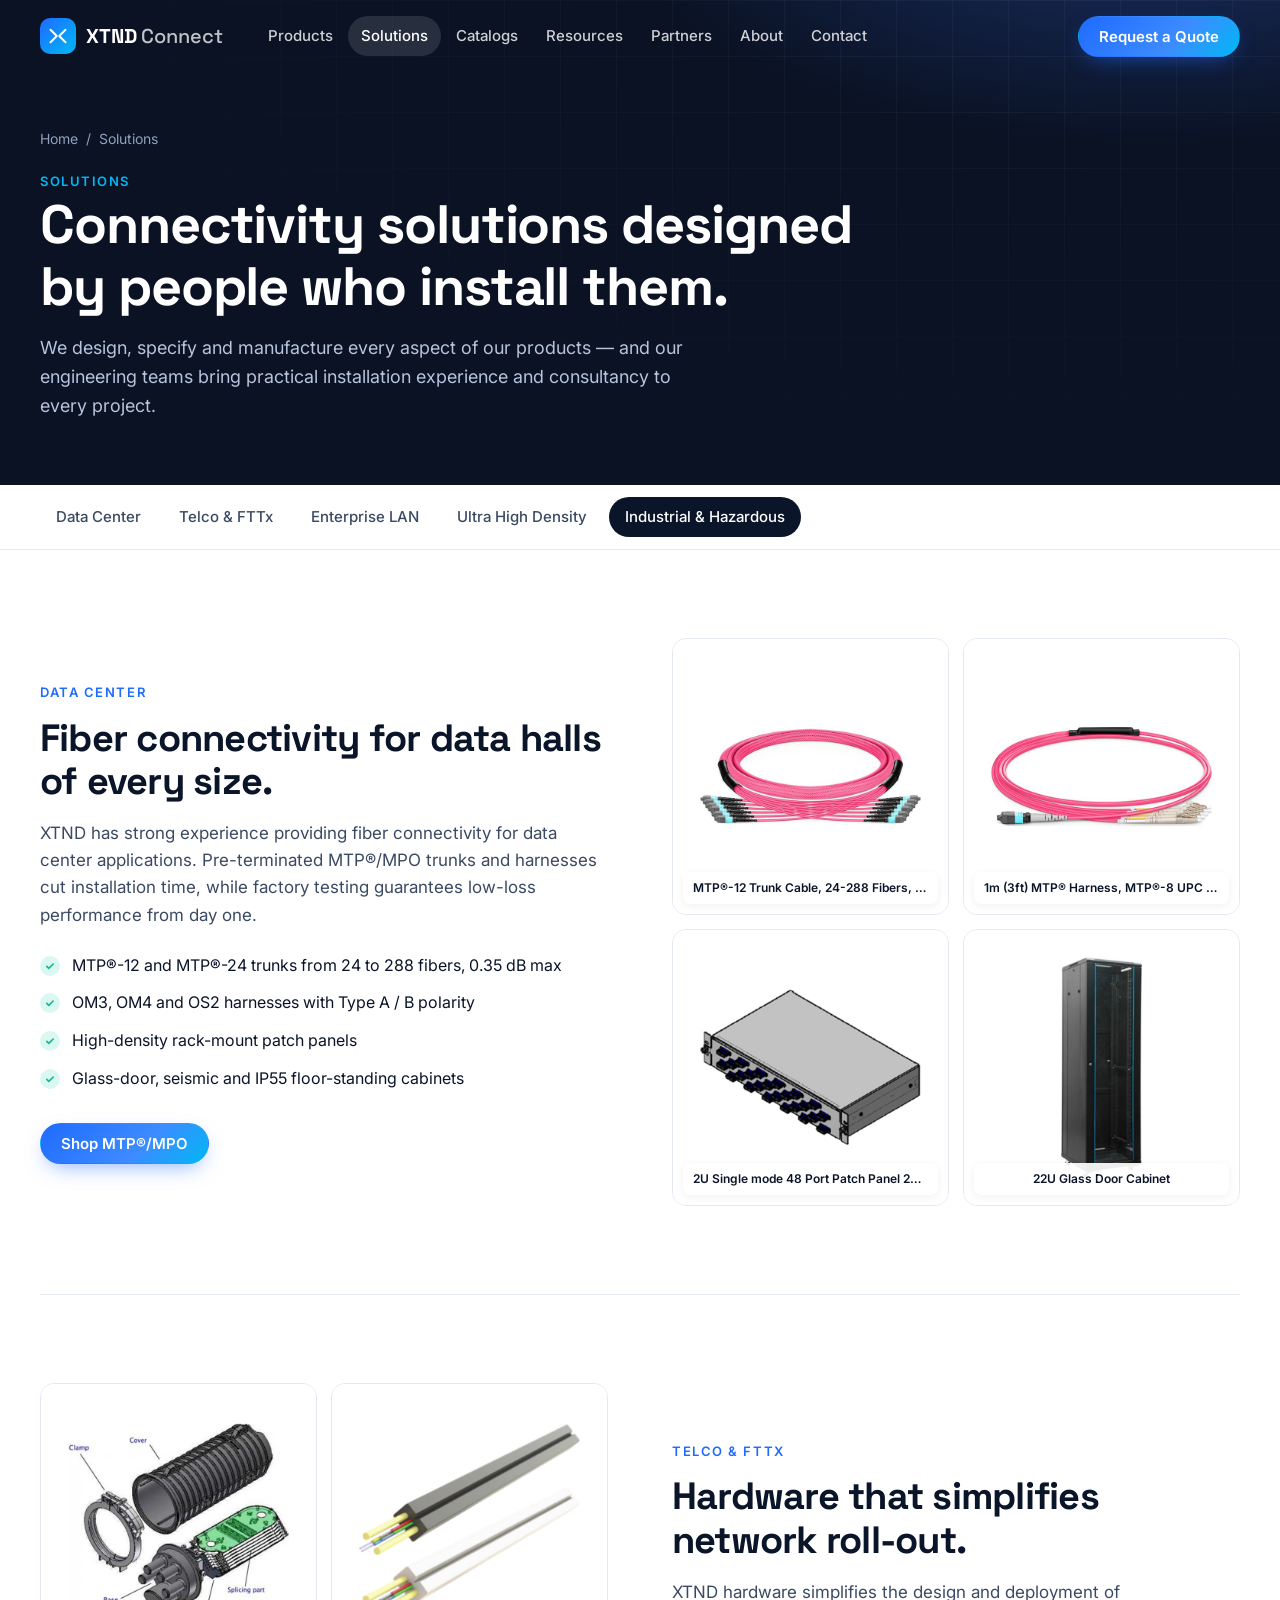
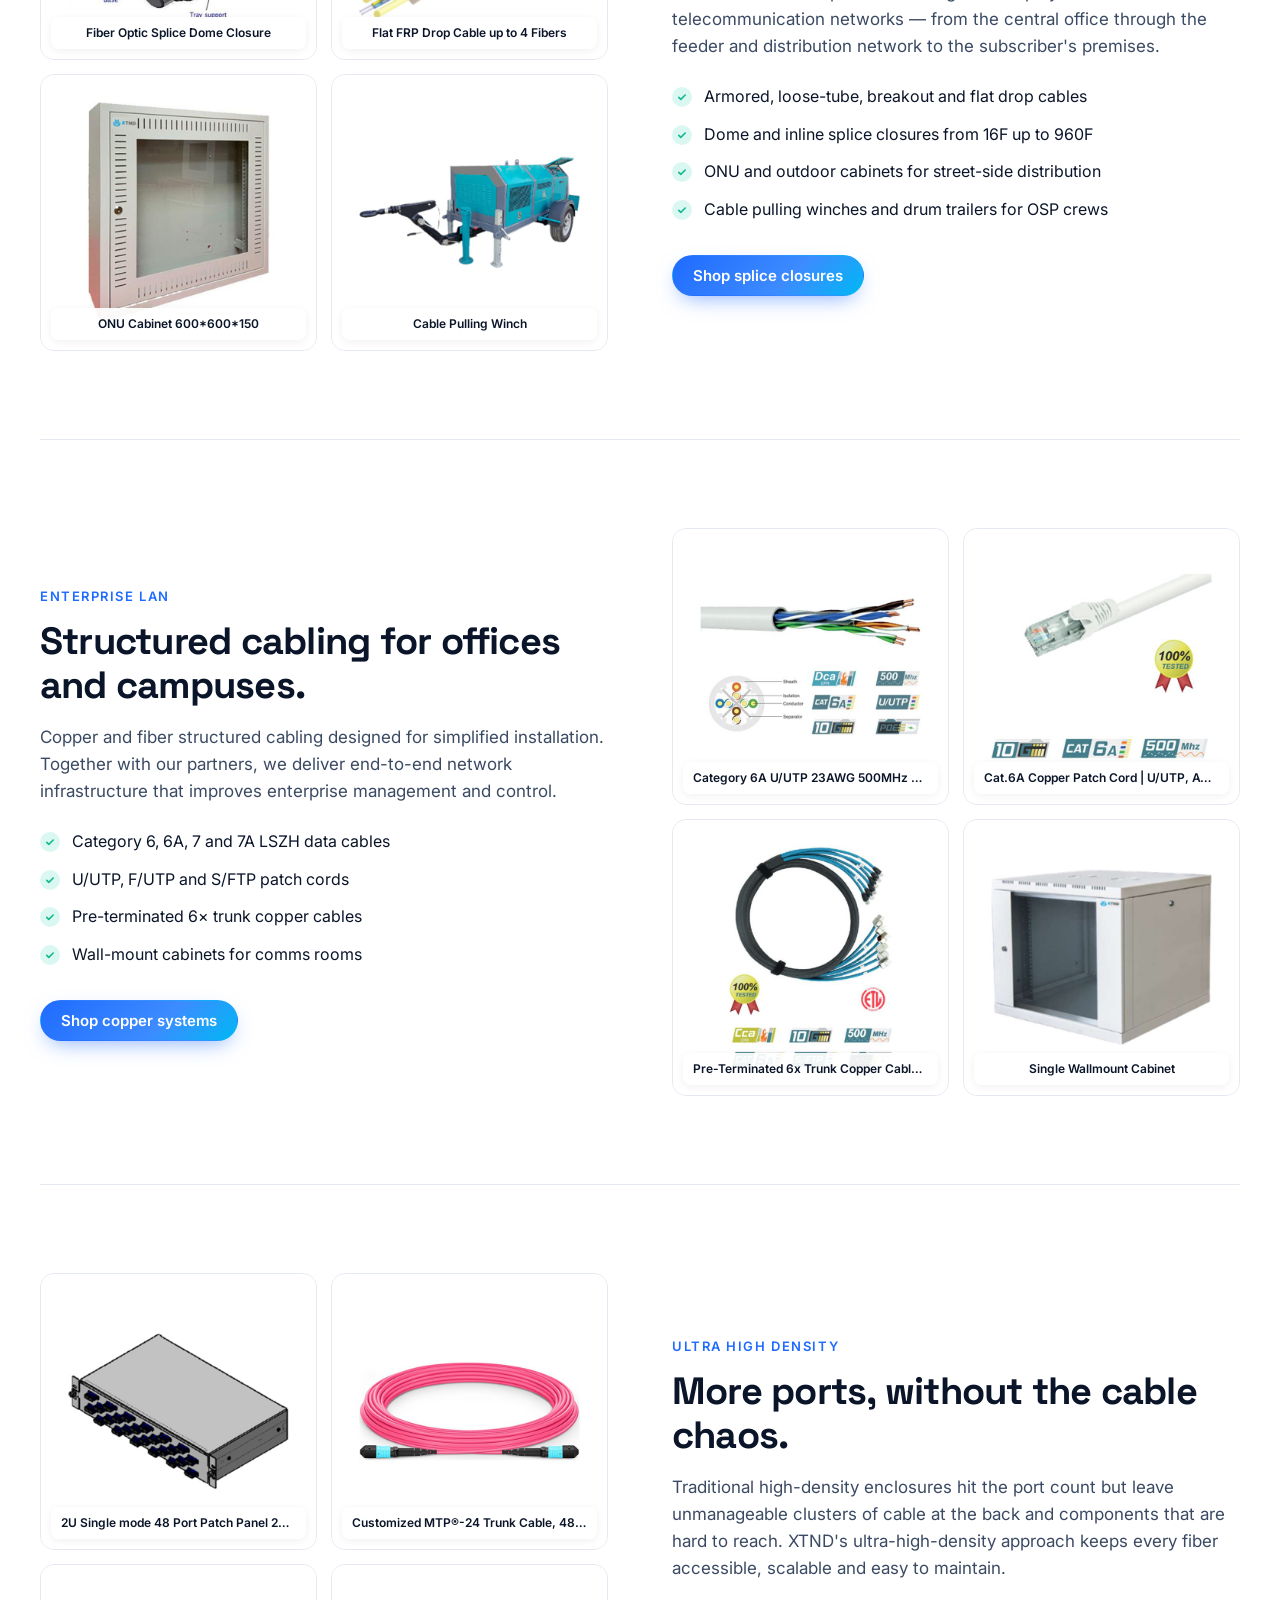
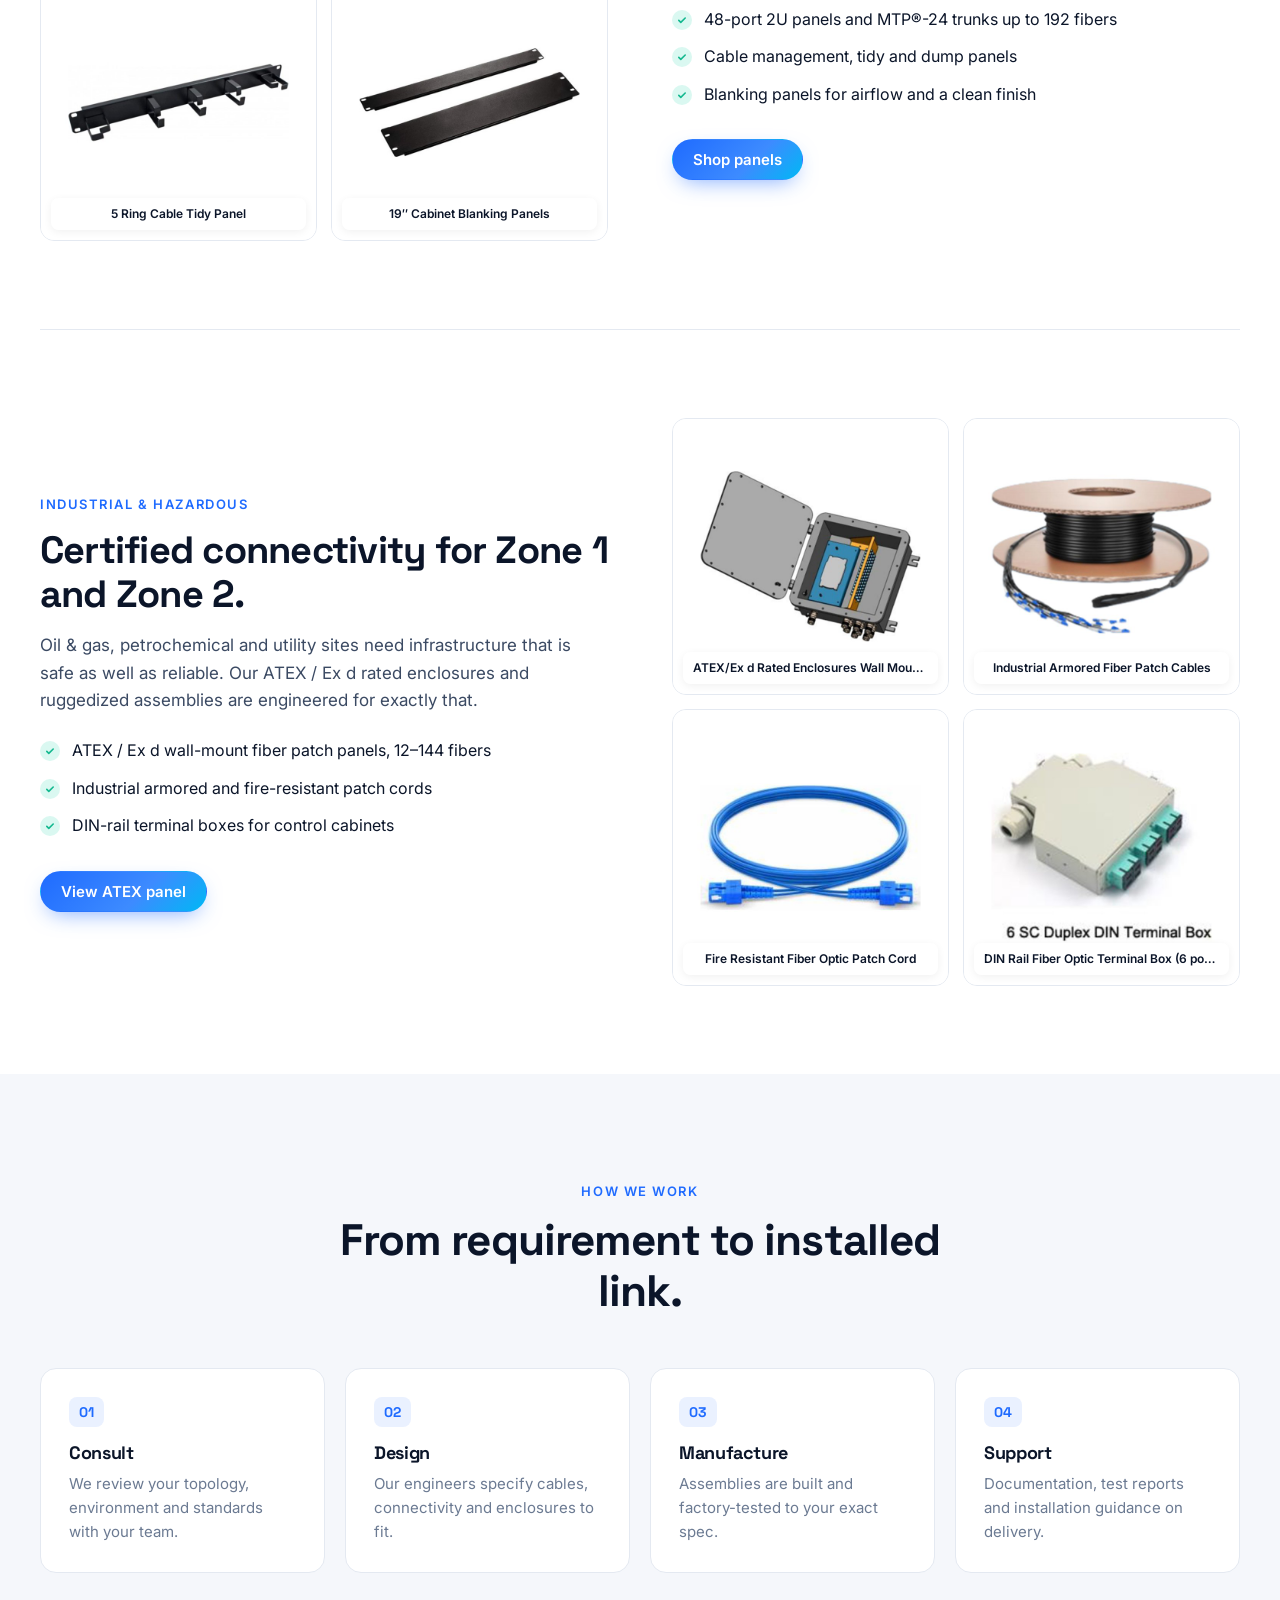
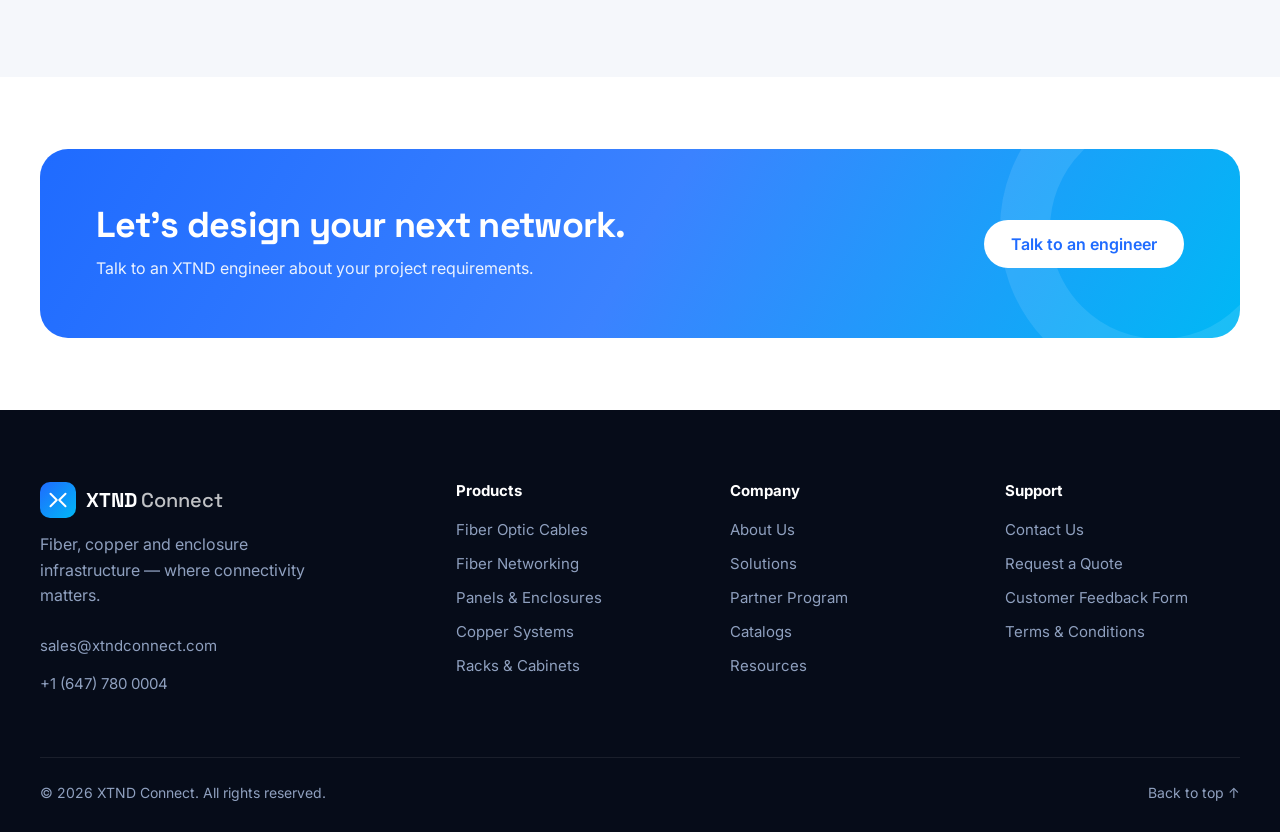
<file: solutions.html>
<!doctype html>
<html lang="en" class="no-js">
<head>
  <meta charset="utf-8" />
  <meta name="viewport" content="width=device-width, initial-scale=1" />
  <title>Solutions — XTND Connect</title>
  <meta name="description" content="Fiber and copper connectivity solutions for data centers, Telco & FTTx, enterprise LAN, ultra-high-density and hazardous industrial environments." />
  <meta name="theme-color" content="#0a1224" />
  <link rel="icon" href="assets/img/favicon.svg" type="image/svg+xml" />
  <link rel="preconnect" href="https://fonts.googleapis.com" />
  <link rel="preconnect" href="https://fonts.gstatic.com" crossorigin />
  <link href="https://fonts.googleapis.com/css2?family=Inter:wght@400;500;600;700&family=Space+Grotesk:wght@500;600;700&display=swap" rel="stylesheet" />
  <link rel="stylesheet" href="assets/css/styles.css" />
</head>
<body>
  <main id="main">
    <section class="page-hero">
      <div class="hero-grid-bg" aria-hidden="true"></div>
      <div class="container">
        <nav class="crumbs" aria-label="Breadcrumb"><a href="index.html">Home</a><span>/</span><span>Solutions</span></nav>
        <span class="kicker">Solutions</span>
        <h1>Connectivity solutions designed by people who install them.</h1>
        <p>We design, specify and manufacture every aspect of our products — and our engineering teams bring practical installation experience and consultancy to every project.</p>
      </div>
    </section>

    <nav class="sol-nav" aria-label="Solutions">
      <div class="container">
        <a href="#data-center">Data Center</a>
        <a href="#telco-ftth">Telco &amp; FTTx</a>
        <a href="#enterprise">Enterprise LAN</a>
        <a href="#ultra-high-density">Ultra High Density</a>
        <a href="#industrial">Industrial &amp; Hazardous</a>
      </div>
    </nav>

    <div class="container">
      <section class="sol-block" id="data-center">
        <div class="reveal">
          <span class="kicker">Data Center</span>
          <h2>Fiber connectivity for data halls of every size.</h2>
          <div class="prose"><p>XTND has strong experience providing fiber connectivity for data center applications. Pre-terminated MTP®/MPO trunks and harnesses cut installation time, while factory testing guarantees low-loss performance from day one.</p></div>
          <ul class="checks">
            <li>MTP®-12 and MTP®-24 trunks from 24 to 288 fibers, 0.35 dB max</li>
            <li>OM3, OM4 and OS2 harnesses with Type A / B polarity</li>
            <li>High-density rack-mount patch panels</li>
            <li>Glass-door, seismic and IP55 floor-standing cabinets</li>
          </ul>
          <a class="btn btn-primary" href="products.html?cat=fiber-networking&amp;sub=MTP%C2%AE%2FMPO%20Fiber%20Cables">Shop MTP®/MPO</a>
        </div>
        <div class="sol-media tiles reveal" style="--d:.1s" data-tiles="4369,4468,4567,3707"></div>
      </section>

      <section class="sol-block" id="telco-ftth">
        <div class="reveal">
          <span class="kicker">Telco &amp; FTTx</span>
          <h2>Hardware that simplifies network roll-out.</h2>
          <div class="prose"><p>XTND hardware simplifies the design and deployment of telecommunication networks — from the central office through the feeder and distribution network to the subscriber's premises.</p></div>
          <ul class="checks">
            <li>Armored, loose-tube, breakout and flat drop cables</li>
            <li>Dome and inline splice closures from 16F up to 960F</li>
            <li>ONU and outdoor cabinets for street-side distribution</li>
            <li>Cable pulling winches and drum trailers for OSP crews</li>
          </ul>
          <a class="btn btn-primary" href="products.html?cat=panels&amp;sub=Outdoor%20Joint%20Enclosure">Shop splice closures</a>
        </div>
        <div class="sol-media tiles reveal" style="--d:.1s" data-tiles="3875,3455,3757,3620"></div>
      </section>

      <section class="sol-block" id="enterprise">
        <div class="reveal">
          <span class="kicker">Enterprise LAN</span>
          <h2>Structured cabling for offices and campuses.</h2>
          <div class="prose"><p>Copper and fiber structured cabling designed for simplified installation. Together with our partners, we deliver end-to-end network infrastructure that improves enterprise management and control.</p></div>
          <ul class="checks">
            <li>Category 6, 6A, 7 and 7A LSZH data cables</li>
            <li>U/UTP, F/UTP and S/FTP patch cords</li>
            <li>Pre-terminated 6× trunk copper cables</li>
            <li>Wall-mount cabinets for comms rooms</li>
          </ul>
          <a class="btn btn-primary" href="products.html?cat=copper">Shop copper systems</a>
        </div>
        <div class="sol-media tiles reveal" style="--d:.1s" data-tiles="4117,4213,4219,3594"></div>
      </section>

      <section class="sol-block" id="ultra-high-density">
        <div class="reveal">
          <span class="kicker">Ultra High Density</span>
          <h2>More ports, without the cable chaos.</h2>
          <div class="prose"><p>Traditional high-density enclosures hit the port count but leave unmanageable clusters of cable at the back and components that are hard to reach. XTND's ultra-high-density approach keeps every fiber accessible, scalable and easy to maintain.</p></div>
          <ul class="checks">
            <li>48-port 2U panels and MTP®-24 trunks up to 192 fibers</li>
            <li>Cable management, tidy and dump panels</li>
            <li>Blanking panels for airflow and a clean finish</li>
          </ul>
          <a class="btn btn-primary" href="products.html?cat=panels">Shop panels</a>
        </div>
        <div class="sol-media tiles reveal" style="--d:.1s" data-tiles="4567,4546,3648,3650"></div>
      </section>

      <section class="sol-block" id="industrial">
        <div class="reveal">
          <span class="kicker">Industrial &amp; Hazardous</span>
          <h2>Certified connectivity for Zone 1 and Zone 2.</h2>
          <div class="prose"><p>Oil &amp; gas, petrochemical and utility sites need infrastructure that is safe as well as reliable. Our ATEX / Ex d rated enclosures and ruggedized assemblies are engineered for exactly that.</p></div>
          <ul class="checks">
            <li>ATEX / Ex d wall-mount fiber patch panels, 12–144 fibers</li>
            <li>Industrial armored and fire-resistant patch cords</li>
            <li>DIN-rail terminal boxes for control cabinets</li>
          </ul>
          <a class="btn btn-primary" href="products.html?id=4622">View ATEX panel</a>
        </div>
        <div class="sol-media tiles reveal" style="--d:.1s" data-tiles="4622,3589,3905,4552"></div>
      </section>
    </div>

    <section class="section section-alt">
      <div class="container">
        <div class="section-head center reveal">
          <span class="kicker">How we work</span>
          <h2>From requirement to installed link.</h2>
        </div>
        <div class="steps">
          <div class="step reveal"><h3>Consult</h3><p>We review your topology, environment and standards with your team.</p></div>
          <div class="step reveal" style="--d:.05s"><h3>Design</h3><p>Our engineers specify cables, connectivity and enclosures to fit.</p></div>
          <div class="step reveal" style="--d:.1s"><h3>Manufacture</h3><p>Assemblies are built and factory-tested to your exact spec.</p></div>
          <div class="step reveal" style="--d:.15s"><h3>Support</h3><p>Documentation, test reports and installation guidance on delivery.</p></div>
        </div>
      </div>
    </section>

    <section class="section-sm">
      <div class="container">
        <div class="cta reveal">
          <div><h2>Let's design your next network.</h2><p>Talk to an XTND engineer about your project requirements.</p></div>
          <a class="btn btn-lg" href="contact.html#quote">Talk to an engineer</a>
        </div>
      </div>
    </section>
  </main>

  <script src="data/products.js"></script>
  <script src="assets/js/layout.js"></script>
  <script src="assets/js/pages.js"></script>
</body>
</html>
</file>
<file: assets/css/styles.css>
:root {
  --bg: #ffffff;
  --bg-alt: #f5f7fb;
  --ink: #0b1529;
  --ink-2: #3b4a63;
  --muted: #6b7a92;
  --line: #e4e9f1;
  --navy: #0a1224;
  --navy-2: #111c35;
  --brand: #1f6bff;
  --brand-2: #00b8f5;
  --accent: #19d3a5;
  --radius: 16px;
  --radius-sm: 10px;
  --shadow: 0 1px 2px rgba(11, 21, 41, .04), 0 8px 24px -10px rgba(11, 21, 41, .14);
  --shadow-lg: 0 30px 60px -24px rgba(11, 21, 41, .35);
  --font: "Inter", system-ui, -apple-system, "Segoe UI", Roboto, sans-serif;
  --display: "Space Grotesk", var(--font);
  --nav-h: 72px;
}

*, *::before, *::after { box-sizing: border-box; }
html { scroll-behavior: smooth; scroll-padding-top: calc(var(--nav-h) + 16px); }
body {
  margin: 0; font-family: var(--font); color: var(--ink); background: var(--bg);
  line-height: 1.6; -webkit-font-smoothing: antialiased; overflow-x: hidden;
}
body.lock { overflow: hidden; }
img { max-width: 100%; display: block; }
a { color: inherit; text-decoration: none; }
h1, h2, h3, h4 { font-family: var(--display); line-height: 1.15; margin: 0; letter-spacing: -.02em; }
p { margin: 0; }
button { font: inherit; }
.container { width: min(1200px, 100% - 32px); margin-inline: auto; }
.skip { position: absolute; left: -999px; top: 8px; background: var(--brand); color: #fff; padding: 8px 14px; border-radius: 8px; z-index: 200; }
.skip:focus { left: 8px; }
:focus-visible { outline: 2px solid var(--brand-2); outline-offset: 3px; border-radius: 6px; }
.sr-only { position: absolute; width: 1px; height: 1px; overflow: hidden; clip: rect(0 0 0 0); white-space: nowrap; }

/* ---------- Buttons ---------- */
.btn {
  display: inline-flex; align-items: center; justify-content: center; gap: 8px;
  font: 600 15px/1 var(--font); padding: 12px 20px; border-radius: 999px; border: 1px solid transparent;
  cursor: pointer; transition: transform .2s, box-shadow .2s, background .2s, border-color .2s, color .2s; white-space: nowrap;
}
.btn svg { width: 18px; height: 18px; transition: transform .2s; flex: none; }
.btn:hover svg.arrow { transform: translateX(3px); }
.btn-lg { padding: 15px 26px; font-size: 16px; }
.btn-sm { padding: 9px 14px; font-size: 14px; }
.btn-block { width: 100%; }
.btn-primary { color: #fff; background: linear-gradient(135deg, var(--brand), #3d8bff 60%, var(--brand-2)); box-shadow: 0 8px 22px -8px rgba(31, 107, 255, .6); }
.btn-primary:hover { transform: translateY(-1px); box-shadow: 0 12px 28px -8px rgba(31, 107, 255, .75); }
.btn-outline { border-color: var(--line); color: var(--ink); background: #fff; }
.btn-outline:hover { border-color: var(--ink); }
.btn-ghost { color: inherit; }
.btn-ghost:hover { background: rgba(255,255,255,.08); }
.on-dark .btn-outline { background: transparent; color: #fff; border-color: rgba(255,255,255,.3); }
.on-dark .btn-outline:hover { background: #fff; color: var(--navy); border-color: #fff; }

/* ---------- Navigation ---------- */
.nav { position: fixed; inset: 0 0 auto 0; z-index: 60; color: #fff; transition: background .3s, box-shadow .3s; }
.nav.solid, .nav.scrolled { background: rgba(10, 18, 36, .9); backdrop-filter: saturate(160%) blur(14px); -webkit-backdrop-filter: saturate(160%) blur(14px); box-shadow: 0 1px 0 rgba(255,255,255,.06); }
.nav-inner { display: flex; align-items: center; gap: 24px; height: var(--nav-h); }
.brand { display: inline-flex; align-items: center; gap: 10px; font-family: var(--display); font-weight: 700; font-size: 20px; flex: none; }
.brand-mark { width: 36px; height: 36px; border-radius: 10px; display: grid; place-items: center; background: linear-gradient(135deg, var(--brand), var(--brand-2)); color: #fff; }
.brand-mark svg { width: 20px; height: 20px; }
.brand-text span { font-weight: 500; opacity: .75; margin-left: 4px; }
.nav-links { display: flex; gap: 2px; margin-left: 8px; }
.nav-links a { padding: 8px 13px; border-radius: 999px; font-size: 15px; font-weight: 500; opacity: .8; transition: opacity .2s, background .2s; }
.nav-links a:hover { opacity: 1; background: rgba(255,255,255,.08); }
.nav-links a[aria-current="page"] { opacity: 1; background: rgba(255,255,255,.12); }
.nav-cta { margin-left: auto; display: flex; gap: 8px; }
.nav-toggle { display: none; margin-left: auto; width: 44px; height: 44px; border: 0; background: rgba(255,255,255,.08); border-radius: 12px; cursor: pointer; position: relative; }
.nav-toggle span { position: absolute; left: 12px; right: 12px; height: 2px; background: #fff; border-radius: 2px; transition: transform .25s, top .25s; }
.nav-toggle span:first-child { top: 17px; }
.nav-toggle span:last-child { top: 25px; }
.nav-toggle[aria-expanded="true"] span:first-child { top: 21px; transform: rotate(45deg); }
.nav-toggle[aria-expanded="true"] span:last-child { top: 21px; transform: rotate(-45deg); }
.mobile-menu { background: rgba(10,18,36,.98); padding: 8px 16px 20px; display: grid; gap: 2px; max-height: calc(100vh - var(--nav-h)); overflow: auto; }
.mobile-menu[hidden] { display: none; }
.mobile-menu a:not(.btn) { padding: 14px 8px; border-bottom: 1px solid rgba(255,255,255,.08); font-weight: 500; }
.mobile-menu a[aria-current="page"] { color: var(--brand-2); }
.mobile-menu .btn { margin-top: 14px; }

/* ---------- Hero (home) ---------- */
.hero { position: relative; overflow: hidden; background: radial-gradient(1100px 600px at 85% -10%, #1a2f63 0%, transparent 60%), var(--navy); color: #fff; padding: calc(var(--nav-h) + 72px) 0 96px; }
.hero-grid-bg { position: absolute; inset: 0; background-image: linear-gradient(rgba(255,255,255,.04) 1px, transparent 1px), linear-gradient(90deg, rgba(255,255,255,.04) 1px, transparent 1px); background-size: 56px 56px; mask-image: radial-gradient(ellipse at 70% 40%, #000 20%, transparent 70%); -webkit-mask-image: radial-gradient(ellipse at 70% 40%, #000 20%, transparent 70%); }
.hero-inner { position: relative; display: grid; grid-template-columns: 1.05fr .95fr; gap: 56px; align-items: center; }
.eyebrow { display: inline-flex; align-items: center; gap: 10px; padding: 6px 14px; border-radius: 999px; background: rgba(255,255,255,.06); border: 1px solid rgba(255,255,255,.12); font-size: 13px; font-weight: 500; letter-spacing: .04em; text-transform: uppercase; color: #cfe0ff; }
.dot { width: 8px; height: 8px; border-radius: 50%; background: var(--accent); animation: pulse 2s infinite; }
@keyframes pulse { 0% { box-shadow: 0 0 0 0 rgba(25,211,165,.6); } 70% { box-shadow: 0 0 0 10px rgba(25,211,165,0); } 100% { box-shadow: 0 0 0 0 rgba(25,211,165,0); } }
.hero h1 { font-size: clamp(38px, 5.4vw, 64px); margin: 22px 0; }
.grad { background: linear-gradient(90deg, #6aa8ff, var(--brand-2) 50%, var(--accent)); -webkit-background-clip: text; background-clip: text; color: transparent; }
.lead { font-size: 18px; color: #b7c4dc; max-width: 560px; }
.hero-actions { display: flex; gap: 12px; margin-top: 34px; flex-wrap: wrap; }
.hero-proof { list-style: none; padding: 0; margin: 44px 0 0; display: flex; gap: 36px; flex-wrap: wrap; color: #8fa0bf; font-size: 14px; }
.hero-proof strong { display: block; font-family: var(--display); color: #fff; font-size: 24px; }
.hero-art { position: relative; }
.hero-art svg { width: 100%; height: auto; display: block; overflow: visible; }
.flow { stroke-dasharray: 6 14; animation: flow 1.6s linear infinite; }
@keyframes flow { to { stroke-dashoffset: -40; } }
.led { animation: blink 2.4s ease-in-out infinite; }
.led:nth-of-type(2n) { animation-delay: -.8s; }
.led:nth-of-type(3n) { animation-delay: -1.6s; }
@keyframes blink { 50% { opacity: .3; } }

/* ---------- Inner page hero ---------- */
.page-hero { position: relative; overflow: hidden; background: radial-gradient(900px 400px at 90% -20%, #1a2f63 0%, transparent 60%), var(--navy); color: #fff; padding: calc(var(--nav-h) + 56px) 0 64px; }
.page-hero .hero-grid-bg { mask-image: radial-gradient(ellipse at 80% 0%, #000 10%, transparent 70%); -webkit-mask-image: radial-gradient(ellipse at 80% 0%, #000 10%, transparent 70%); }
.page-hero .container { position: relative; }
.crumbs { display: flex; gap: 8px; font-size: 14px; color: #8fa0bf; margin-bottom: 18px; }
.crumbs a:hover { color: #fff; }
.page-hero h1 { font-size: clamp(34px, 4.6vw, 54px); max-width: 820px; }
.page-hero p { color: #b7c4dc; font-size: 18px; max-width: 680px; margin-top: 16px; }

/* ---------- Strip ---------- */
.strip { background: var(--navy-2); color: #8fa0bf; border-top: 1px solid rgba(255,255,255,.06); }
.strip-inner { display: flex; align-items: center; gap: 28px; padding: 20px 0; font-size: 14px; }
.strip-inner > span { text-transform: uppercase; letter-spacing: .12em; font-size: 12px; color: #6a7b9a; white-space: nowrap; }
.strip ul { list-style: none; margin: 0; padding: 0; display: flex; flex-wrap: wrap; gap: 8px 32px; }
.strip li { font-weight: 500; color: #c3cfe4; }

/* ---------- Sections ---------- */
.section { padding: 104px 0; }
.section-sm { padding: 72px 0; }
.section-alt { background: var(--bg-alt); }
.section-dark { background: var(--navy); color: #fff; }
.section-head { max-width: 680px; margin-bottom: 52px; }
.section-head.center { margin-inline: auto; text-align: center; }
.section-head.row { max-width: none; display: flex; align-items: end; justify-content: space-between; gap: 24px; flex-wrap: wrap; }
.section-head h2, .h2 { font-size: clamp(30px, 3.6vw, 44px); margin: 12px 0 14px; }
.section-head p { color: var(--ink-2); font-size: 18px; }
.section-dark .section-head p { color: #a9b7cf; }
.kicker { font-size: 13px; font-weight: 600; letter-spacing: .12em; text-transform: uppercase; color: var(--brand); }
.section-dark .kicker, .page-hero .kicker { color: var(--brand-2); }
.prose p { color: var(--ink-2); font-size: 17px; }
.prose p + p { margin-top: 14px; }

/* ---------- Category cards ---------- */
.cat-grid { display: grid; grid-template-columns: repeat(4, 1fr); gap: 20px; }
.cat { position: relative; padding: 26px; border-radius: var(--radius); background: #fff; border: 1px solid var(--line); transition: transform .25s, box-shadow .25s, border-color .25s; display: flex; flex-direction: column; overflow: hidden; }
.cat:hover { transform: translateY(-4px); box-shadow: var(--shadow); border-color: #c9d8f3; }
.cat-top { display: flex; align-items: center; justify-content: space-between; margin-bottom: 20px; }
.ico { width: 48px; height: 48px; border-radius: 12px; display: grid; place-items: center; background: linear-gradient(135deg, #e8f0ff, #e0f8ff); color: var(--brand); flex: none; }
.ico svg { width: 24px; height: 24px; fill: none; stroke: currentColor; stroke-width: 1.7; stroke-linecap: round; stroke-linejoin: round; }
.ico.dark { background: var(--navy); color: var(--brand-2); }
.count { font-size: 12px; font-weight: 600; color: var(--muted); background: var(--bg-alt); padding: 4px 10px; border-radius: 999px; }
.cat h3 { font-size: 19px; margin-bottom: 8px; }
.cat p { color: var(--muted); font-size: 15px; flex: 1; }
.more { margin-top: 18px; font-weight: 600; font-size: 14px; color: var(--brand); display: inline-flex; gap: 6px; align-items: center; }
.more i { font-style: normal; transition: transform .2s; }
a:hover .more i, .more:hover i { transform: translateX(4px); }

/* ---------- Product cards ---------- */
.prod-grid { display: grid; grid-template-columns: repeat(4, 1fr); gap: 22px; }
.prod { display: flex; flex-direction: column; background: #fff; border: 1px solid var(--line); border-radius: var(--radius); overflow: hidden; transition: transform .25s, box-shadow .25s, border-color .25s; cursor: pointer; text-align: left; padding: 0; color: inherit; }
.prod:hover { transform: translateY(-4px); box-shadow: var(--shadow); border-color: #c9d8f3; }
.prod-img { position: relative; aspect-ratio: 1; background: #fff; border-bottom: 1px solid var(--line); overflow: hidden; }
.prod-img img { width: 100%; height: 100%; object-fit: cover; transition: transform .45s; }
.prod:hover .prod-img img { transform: scale(1.05); }
.badge { position: absolute; top: 12px; left: 12px; font-size: 11px; font-weight: 700; letter-spacing: .08em; text-transform: uppercase; padding: 4px 10px; border-radius: 999px; background: var(--accent); color: #03261c; }
.prod-body { padding: 16px 18px 20px; display: flex; flex-direction: column; gap: 6px; flex: 1; }
.prod-cat { font-size: 12px; font-weight: 600; letter-spacing: .06em; text-transform: uppercase; color: var(--brand); }
.prod h3 { font-size: 16px; line-height: 1.35; font-family: var(--font); font-weight: 600; letter-spacing: 0; display: -webkit-box; -webkit-line-clamp: 2; -webkit-box-orient: vertical; overflow: hidden; }
.prod-body .more { margin-top: auto; padding-top: 6px; }

/* ---------- Catalog page ---------- */
.catalog { display: grid; grid-template-columns: 260px 1fr; gap: 40px; align-items: start; }
.filters { position: sticky; top: calc(var(--nav-h) + 20px); display: grid; gap: 4px; }
.filters h4 { font-family: var(--font); font-size: 12px; letter-spacing: .1em; text-transform: uppercase; color: var(--muted); margin: 0 0 10px 12px; }
.filter-btn { display: flex; align-items: center; justify-content: space-between; width: 100%; padding: 11px 12px; border: 0; background: none; border-radius: var(--radius-sm); font-weight: 500; color: var(--ink-2); cursor: pointer; text-align: left; transition: background .2s, color .2s; }
.filter-btn:hover { background: var(--bg-alt); color: var(--ink); }
.filter-btn[aria-pressed="true"] { background: #eaf1ff; color: var(--brand); font-weight: 600; }
.filter-btn small { font-size: 12px; color: var(--muted); }
.toolbar { display: flex; gap: 12px; align-items: center; flex-wrap: wrap; margin-bottom: 18px; }
.search { position: relative; flex: 1; min-width: 220px; }
.search svg { position: absolute; left: 14px; top: 50%; translate: 0 -50%; width: 18px; height: 18px; color: var(--muted); }
.search input { width: 100%; padding: 13px 14px 13px 42px; border-radius: 999px; border: 1px solid var(--line); background: #fff; font: 15px var(--font); color: var(--ink); }
.search input:focus, .select:focus { outline: none; border-color: var(--brand); box-shadow: 0 0 0 4px rgba(31,107,255,.12); }
.select { padding: 12px 38px 12px 16px; border-radius: 999px; border: 1px solid var(--line); background: #fff url("data:image/svg+xml,%3Csvg xmlns='http://www.w3.org/2000/svg' viewBox='0 0 20 20'%3E%3Cpath d='M6 8l4 4 4-4' fill='none' stroke='%236b7a92' stroke-width='2' stroke-linecap='round'/%3E%3C/svg%3E") right 12px center/18px no-repeat; font: 500 15px var(--font); color: var(--ink); appearance: none; cursor: pointer; }
.chips { display: flex; gap: 8px; flex-wrap: wrap; margin-bottom: 24px; }
.chip { padding: 8px 14px; border-radius: 999px; border: 1px solid var(--line); background: #fff; font-size: 14px; font-weight: 500; color: var(--ink-2); cursor: pointer; transition: all .2s; }
.chip:hover { border-color: #b9cbeb; }
.chip[aria-pressed="true"] { background: var(--ink); color: #fff; border-color: var(--ink); }
.result-meta { font-size: 14px; color: var(--muted); margin-left: auto; }
.mobile-filter { display: none; }
.catalog .prod-grid { grid-template-columns: repeat(3, 1fr); }
.empty { text-align: center; padding: 64px 20px; border: 1px dashed var(--line); border-radius: var(--radius); color: var(--muted); }
.empty h3 { color: var(--ink); margin-bottom: 8px; }
.empty .btn { margin-top: 18px; }

/* ---------- Modal ---------- */
.modal { position: fixed; inset: 0; z-index: 100; display: grid; place-items: center; padding: 20px; }
.modal[hidden] { display: none; }
.modal-backdrop { position: absolute; inset: 0; background: rgba(6, 12, 25, .6); backdrop-filter: blur(4px); animation: fade .2s; }
.modal-card { position: relative; width: min(940px, 100%); max-height: calc(100vh - 40px); overflow: auto; background: #fff; border-radius: 22px; box-shadow: var(--shadow-lg); display: grid; grid-template-columns: 1fr 1fr; animation: pop .25s ease; }
.modal-img { background: #fff; border-right: 1px solid var(--line); display: grid; place-items: center; }
.modal-img img { width: 100%; aspect-ratio: 1; object-fit: cover; }
.modal-body { padding: 40px 36px; display: flex; flex-direction: column; gap: 14px; }
.modal-body h2 { font-size: 24px; line-height: 1.25; }
.modal-body p { color: var(--ink-2); }
.modal-tags { display: flex; gap: 8px; flex-wrap: wrap; }
.modal-tags span { font-size: 12px; font-weight: 600; padding: 5px 10px; border-radius: 999px; background: var(--bg-alt); color: var(--ink-2); }
.modal-actions { display: flex; gap: 10px; flex-wrap: wrap; margin-top: auto; padding-top: 12px; }
.modal-close { position: absolute; top: 14px; right: 14px; width: 40px; height: 40px; border-radius: 50%; border: 0; background: var(--bg-alt); cursor: pointer; display: grid; place-items: center; z-index: 2; }
.modal-close:hover { background: var(--line); }
.modal-close svg { width: 18px; height: 18px; }
@keyframes fade { from { opacity: 0; } }
@keyframes pop { from { opacity: 0; transform: translateY(16px) scale(.98); } }

/* ---------- Solutions ---------- */
.sol-tabs { display: inline-flex; flex-wrap: wrap; gap: 6px; padding: 6px; border-radius: 999px; background: rgba(255,255,255,.06); border: 1px solid rgba(255,255,255,.1); margin-bottom: 40px; }
.sol-tabs button { font: 600 15px var(--font); color: #a9b7cf; background: transparent; border: 0; padding: 11px 20px; border-radius: 999px; cursor: pointer; transition: background .2s, color .2s; }
.sol-tabs button:hover { color: #fff; }
.sol-tabs button[aria-selected="true"] { background: #fff; color: var(--navy); }
.sol-panel { display: grid; grid-template-columns: 1fr 1fr; gap: 56px; align-items: center; animation: fadeUp .45s ease; }
.sol-panel[hidden] { display: none; }
.sol-text h3 { font-size: 30px; margin-bottom: 16px; }
.sol-text p { color: #a9b7cf; font-size: 17px; }
.checks { list-style: none; padding: 0; margin: 24px 0 32px; display: grid; gap: 12px; }
.checks li { position: relative; padding-left: 32px; }
.on-dark .checks li, .section-dark .checks li { color: #dbe4f3; }
.checks li::before { content: ""; position: absolute; left: 0; top: 3px; width: 20px; height: 20px; border-radius: 50%; background: rgba(25,211,165,.16) url("data:image/svg+xml,%3Csvg xmlns='http://www.w3.org/2000/svg' viewBox='0 0 20 20'%3E%3Cpath d='M6 10.5l2.5 2.5L14 7.5' fill='none' stroke='%2314b88f' stroke-width='2' stroke-linecap='round' stroke-linejoin='round'/%3E%3C/svg%3E") center/16px no-repeat; }
.tiles { display: grid; grid-template-columns: 1fr 1fr; gap: 14px; }
.tile { background: #fff; border-radius: 14px; overflow: hidden; aspect-ratio: 1; position: relative; display: block; border: 0; padding: 0; cursor: pointer; width: 100%; }
.tile img { width: 100%; height: 100%; object-fit: cover; transition: transform .4s; }
.tile:hover img { transform: scale(1.05); }
.tile span { position: absolute; left: 10px; right: 10px; bottom: 10px; font-size: 12px; font-weight: 600; color: var(--ink); background: rgba(255,255,255,.92); padding: 6px 10px; border-radius: 8px; white-space: nowrap; overflow: hidden; text-overflow: ellipsis; box-shadow: 0 2px 8px rgba(0,0,0,.06); }
@keyframes fadeUp { from { opacity: 0; transform: translateY(12px); } to { opacity: 1; transform: none; } }

/* Solution detail blocks (solutions page) */
.sol-block { display: grid; grid-template-columns: 1fr 1fr; gap: 64px; align-items: center; padding: 88px 0; border-bottom: 1px solid var(--line); }
.sol-block:last-child { border-bottom: 0; }
.sol-block:nth-child(even) .sol-media { order: -1; }
.sol-block h2 { font-size: clamp(28px, 3vw, 38px); margin: 12px 0 16px; }
.sol-block .tiles .tile { border: 1px solid var(--line); }
.sol-nav { position: sticky; top: var(--nav-h); z-index: 20; background: rgba(255,255,255,.92); backdrop-filter: blur(10px); border-bottom: 1px solid var(--line); }
.sol-nav .container { display: flex; gap: 6px; overflow-x: auto; padding: 12px 0; scrollbar-width: none; }
.sol-nav a { padding: 8px 16px; border-radius: 999px; font-weight: 500; font-size: 15px; color: var(--ink-2); white-space: nowrap; }
.sol-nav a:hover { background: var(--bg-alt); }
.sol-nav a.active { background: var(--ink); color: #fff; }

/* ---------- Feature / why cards ---------- */
.why-grid { display: grid; grid-template-columns: repeat(4, 1fr); gap: 20px; }
.why-grid.two { grid-template-columns: 1fr 1fr; }
.why-grid.three { grid-template-columns: repeat(3, 1fr); }
.why { padding: 28px; background: #fff; border-radius: var(--radius); border: 1px solid var(--line); }
.why .ico { margin-bottom: 18px; }
.why h3 { font-size: 18px; margin-bottom: 8px; }
.why p { color: var(--muted); font-size: 15px; }
.section-dark .why { background: rgba(255,255,255,.04); border-color: rgba(255,255,255,.08); }
.section-dark .why p { color: #a9b7cf; }

/* ---------- About split + stats ---------- */
.split { display: grid; grid-template-columns: 1fr 1fr; gap: 64px; align-items: center; }
.stats { display: grid; grid-template-columns: repeat(3, 1fr); gap: 16px; margin-top: 36px; }
.stats div { padding: 20px; background: #fff; border: 1px solid var(--line); border-radius: var(--radius-sm); }
.stats strong { display: block; font-family: var(--display); font-size: 34px; background: linear-gradient(90deg, var(--brand), var(--brand-2)); -webkit-background-clip: text; background-clip: text; color: transparent; }
.stats span { color: var(--muted); font-size: 14px; }
.panel-art { border-radius: 24px; background: var(--navy); padding: 32px; position: relative; overflow: hidden; }
.panel-art svg { width: 100%; height: auto; display: block; }

/* ---------- Certifications ---------- */
.certs { display: grid; grid-template-columns: repeat(3, 1fr); gap: 20px; }
.cert { display: flex; gap: 18px; align-items: center; padding: 24px; background: #fff; border: 1px solid var(--line); border-radius: var(--radius); transition: box-shadow .25s, transform .25s; }
.cert:hover { box-shadow: var(--shadow); transform: translateY(-3px); }
.cert-seal { width: 64px; height: 64px; border-radius: 50%; flex: none; display: grid; place-items: center; background: conic-gradient(from 180deg, var(--brand), var(--brand-2), var(--accent), var(--brand)); color: #fff; font: 700 13px/1.1 var(--display); text-align: center; position: relative; }
.cert-seal::before { content: ""; position: absolute; inset: 4px; border-radius: 50%; background: var(--navy); }
.cert-seal span { position: relative; }
.cert h3 { font-size: 17px; }
.cert p { color: var(--muted); font-size: 14px; }

/* ---------- Downloads ---------- */
.dl-grid { display: grid; grid-template-columns: repeat(3, 1fr); gap: 20px; }
.dl { display: flex; flex-direction: column; background: #fff; border: 1px solid var(--line); border-radius: var(--radius); overflow: hidden; transition: transform .25s, box-shadow .25s, border-color .25s; }
.dl:hover { transform: translateY(-4px); box-shadow: var(--shadow); border-color: #c9d8f3; }
.dl-cover { height: 150px; position: relative; overflow: hidden; background: linear-gradient(135deg, var(--navy), #18306a); color: #fff; padding: 22px; display: flex; flex-direction: column; justify-content: space-between; }
.dl-cover::after { content: ""; position: absolute; right: -40px; bottom: -60px; width: 200px; height: 200px; border-radius: 50%; border: 28px solid rgba(255,255,255,.06); }
.dl-cover .ico { background: rgba(255,255,255,.1); color: #fff; width: 42px; height: 42px; }
.dl-cover small { font-size: 12px; letter-spacing: .1em; text-transform: uppercase; color: #9fb3d9; position: relative; z-index: 1; }
.dl-cover.c2 { background: linear-gradient(135deg, #0b2a3a, #0a5f74); }
.dl-cover.c3 { background: linear-gradient(135deg, #1b1647, #3a2c8a); }
.dl-cover.c4 { background: linear-gradient(135deg, #0c2a22, #0f6650); }
.dl-body { padding: 20px 22px 22px; display: flex; flex-direction: column; gap: 6px; flex: 1; }
.dl-body h3 { font-size: 18px; }
.dl-body p { color: var(--muted); font-size: 14px; flex: 1; }
.dl-list { display: grid; gap: 10px; }
.dl-row { display: flex; align-items: center; gap: 16px; padding: 16px 18px; background: #fff; border: 1px solid var(--line); border-radius: 12px; transition: border-color .2s, box-shadow .2s; }
.dl-row:hover { border-color: #b9cbeb; box-shadow: var(--shadow); }
.dl-row .ico { width: 40px; height: 40px; }
.dl-row .ico svg { width: 20px; height: 20px; }
.dl-row strong { display: block; font-weight: 600; }
.dl-row small { color: var(--muted); }
.dl-row .more { margin: 0 0 0 auto; white-space: nowrap; }
.res-group { display: grid; grid-template-columns: 300px 1fr; gap: 48px; padding: 48px 0; border-top: 1px solid var(--line); }
.res-group:first-child { border-top: 0; padding-top: 0; }
.res-group h3 { font-size: 22px; margin-bottom: 10px; }
.res-group > div:first-child p { color: var(--muted); font-size: 15px; }

/* ---------- Steps ---------- */
.steps { display: grid; grid-template-columns: repeat(4, 1fr); gap: 20px; counter-reset: s; }
.step { padding: 28px; border-radius: var(--radius); background: #fff; border: 1px solid var(--line); position: relative; }
.step::before { counter-increment: s; content: "0" counter(s); font: 700 14px var(--display); color: var(--brand); display: inline-block; padding: 6px 10px; border-radius: 8px; background: #eaf1ff; margin-bottom: 16px; }
.step h3 { font-size: 18px; margin-bottom: 8px; }
.step p { color: var(--muted); font-size: 15px; }

/* ---------- CTA band ---------- */
.cta { position: relative; overflow: hidden; border-radius: 28px; padding: 56px; background: linear-gradient(120deg, var(--brand), #3b82ff 50%, var(--brand-2)); color: #fff; display: flex; align-items: center; justify-content: space-between; gap: 32px; flex-wrap: wrap; }
.cta::after { content: ""; position: absolute; right: -80px; top: -80px; width: 320px; height: 320px; border-radius: 50%; border: 50px solid rgba(255,255,255,.1); }
.cta h2 { font-size: clamp(26px, 3vw, 36px); max-width: 620px; }
.cta p { opacity: .9; margin-top: 10px; max-width: 560px; }
.cta .btn { background: #fff; color: var(--brand); position: relative; z-index: 1; }
.cta .btn:hover { transform: translateY(-1px); box-shadow: 0 10px 24px -8px rgba(0,0,0,.3); }

/* ---------- Contact ---------- */
.contact { display: grid; grid-template-columns: .9fr 1.1fr; gap: 64px; align-items: start; }
.mail { display: inline-block; margin: 24px 0; font-family: var(--display); font-size: 26px; font-weight: 600; color: var(--brand); }
.section-dark .mail { background: linear-gradient(90deg, #6aa8ff, var(--brand-2)); -webkit-background-clip: text; background-clip: text; color: transparent; }
.offices { list-style: none; padding: 0; margin: 0; display: grid; grid-template-columns: 1fr 1fr; gap: 12px; }
.offices li { padding: 16px 18px; border-radius: var(--radius-sm); background: var(--bg-alt); border: 1px solid var(--line); }
.section-dark .offices li { background: rgba(255,255,255,.04); border-color: rgba(255,255,255,.08); }
.offices span { display: block; font-size: 12px; letter-spacing: .08em; text-transform: uppercase; color: var(--muted); }
.section-dark .offices span { color: #7f90ae; }
.offices a { font-weight: 600; }
.offices a:hover { color: var(--brand); }
.form { background: #fff; color: var(--ink); padding: 36px; border-radius: 24px; display: grid; gap: 18px; box-shadow: var(--shadow-lg); border: 1px solid var(--line); }
.field-row { display: grid; grid-template-columns: 1fr 1fr; gap: 18px; }
.form label { display: grid; gap: 8px; font-size: 14px; font-weight: 600; color: var(--ink-2); }
.form input, .form select, .form textarea { font: 400 15px var(--font); color: var(--ink); padding: 13px 14px; border-radius: var(--radius-sm); border: 1px solid var(--line); background: var(--bg-alt); transition: border-color .2s, box-shadow .2s, background .2s; width: 100%; }
.form textarea { resize: vertical; }
.form input:focus, .form select:focus, .form textarea:focus { outline: none; border-color: var(--brand); background: #fff; box-shadow: 0 0 0 4px rgba(31,107,255,.12); }
.form .invalid { border-color: #e5484d; box-shadow: 0 0 0 4px rgba(229,72,77,.1); }
.form-note { font-size: 13px; color: var(--muted); text-align: center; }
.channels { display: grid; grid-template-columns: repeat(3, 1fr); gap: 16px; margin-top: 8px; }
.channel { display: flex; gap: 14px; align-items: center; padding: 18px; border-radius: var(--radius); border: 1px solid var(--line); background: #fff; transition: border-color .2s, box-shadow .2s; }
.channel:hover { border-color: #b9cbeb; box-shadow: var(--shadow); }
.channel strong { display: block; }
.channel small { color: var(--muted); }

/* ---------- FAQ ---------- */
.faq { display: grid; gap: 12px; max-width: 820px; margin-inline: auto; }
.faq details { background: #fff; border: 1px solid var(--line); border-radius: 14px; padding: 4px 22px; }
.faq summary { cursor: pointer; padding: 16px 0; font-weight: 600; list-style: none; display: flex; justify-content: space-between; gap: 16px; }
.faq summary::-webkit-details-marker { display: none; }
.faq summary::after { content: "+"; font-size: 22px; line-height: 1; color: var(--brand); transition: transform .2s; }
.faq details[open] summary::after { transform: rotate(45deg); }
.faq details p { color: var(--ink-2); padding-bottom: 18px; }

/* ---------- Footer ---------- */
.footer { background: #060c19; color: #8fa0bf; padding: 72px 0 28px; }
.footer .brand { color: #fff; }
.footer-grid { display: grid; grid-template-columns: 1.6fr 1fr 1fr 1fr; gap: 40px; }
.footer-tag { margin-top: 14px; max-width: 280px; }
.footer h4 { color: #fff; font-size: 15px; margin-bottom: 14px; font-family: var(--font); letter-spacing: 0; }
.footer-grid a:not(.brand) { display: block; padding: 5px 0; font-size: 15px; transition: color .2s; }
.footer-grid a:not(.brand):hover { color: #fff; }
.footer-contact { margin-top: 20px; display: grid; gap: 4px; font-size: 15px; }
.footer-contact a:hover { color: #fff; }
.footer-bottom { display: flex; justify-content: space-between; gap: 16px; flex-wrap: wrap; margin-top: 56px; padding-top: 24px; border-top: 1px solid rgba(255,255,255,.08); font-size: 14px; }
.footer-bottom a:hover { color: #fff; }

/* ---------- Reveal ---------- */
.reveal { opacity: 0; transform: translateY(16px); transition: opacity .6s ease var(--d, 0s), transform .6s ease var(--d, 0s); }
.reveal.in { opacity: 1; transform: none; }
.no-js .reveal { opacity: 1; transform: none; }
.intro, .page-hero .container { animation: fadeUp .7s ease both; animation-delay: var(--d, 0s); }
@media (prefers-reduced-motion: reduce) {
  html { scroll-behavior: auto; }
  .reveal { opacity: 1; transform: none; transition: none; }
  .flow, .led, .dot, .intro, .page-hero .container { animation: none; }
}

/* ---------- Responsive ---------- */
@media (max-width: 1100px) {
  .nav-links, .nav-cta { display: none; }
  .nav-toggle { display: block; }
  .cat-grid, .prod-grid, .why-grid, .steps { grid-template-columns: repeat(2, 1fr); }
  .catalog .prod-grid { grid-template-columns: repeat(2, 1fr); }
  .dl-grid, .certs { grid-template-columns: repeat(2, 1fr); }
}
@media (max-width: 900px) {
  .hero { padding: calc(var(--nav-h) + 48px) 0 72px; }
  .hero-inner, .sol-panel, .split, .contact, .sol-block, .modal-card { grid-template-columns: 1fr; gap: 40px; }
  .sol-block:nth-child(even) .sol-media { order: 0; }
  .sol-block { padding: 64px 0; }
  .hero-art { max-width: 520px; margin-inline: auto; width: 100%; }
  .footer-grid { grid-template-columns: 1fr 1fr; }
  .section { padding: 80px 0; }
  .catalog { grid-template-columns: 1fr; gap: 0; }
  .filters { display: none; }
  .mobile-filter { display: block; }
  .res-group { grid-template-columns: 1fr; gap: 20px; }
  .modal-img { border-right: 0; border-bottom: 1px solid var(--line); }
  .modal-img img { max-height: 320px; object-fit: contain; }
  .modal-body { padding: 28px 24px; }
  .channels { grid-template-columns: 1fr; }
  .why-grid.three { grid-template-columns: 1fr 1fr; }
}
@media (max-width: 600px) {
  .cat-grid, .why-grid, .why-grid.two, .why-grid.three, .field-row, .offices, .steps, .dl-grid, .certs { grid-template-columns: 1fr; }
  .prod-grid, .catalog .prod-grid { grid-template-columns: 1fr 1fr; gap: 12px; }
  .prod-body { padding: 12px 12px 14px; }
  .prod h3 { font-size: 14px; }
  .prod-body .more { display: none; }
  .stats { gap: 10px; }
  .stats div { padding: 14px; }
  .stats strong { font-size: 26px; }
  .strip-inner { flex-direction: column; align-items: flex-start; gap: 12px; }
  .form { padding: 22px; }
  .sol-tabs { border-radius: 16px; }
  .footer-grid { grid-template-columns: 1fr; }
  .mail { font-size: 21px; }
  .cta { padding: 36px 26px; }
  .hero-proof { gap: 24px; }
  .dl-row { flex-wrap: wrap; }
  .dl-row .more { margin-left: 56px; }
}
</file>
